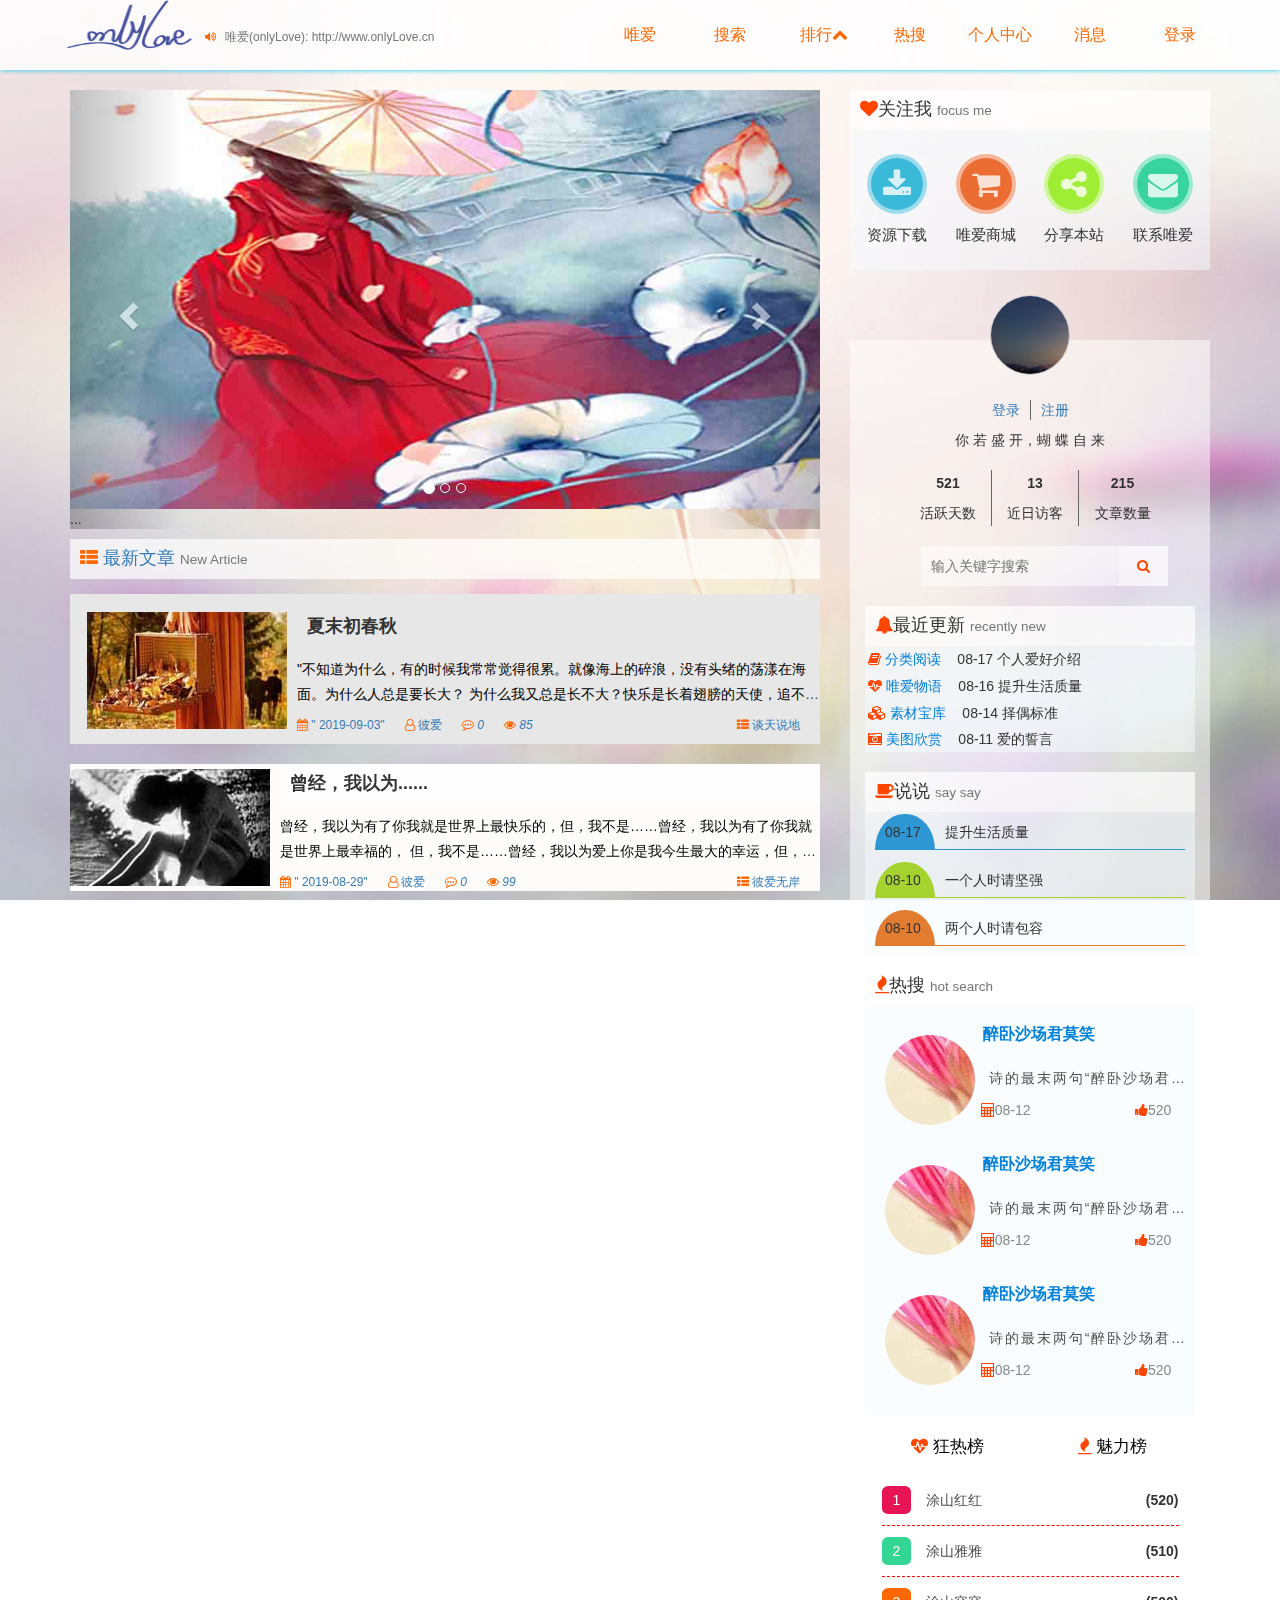
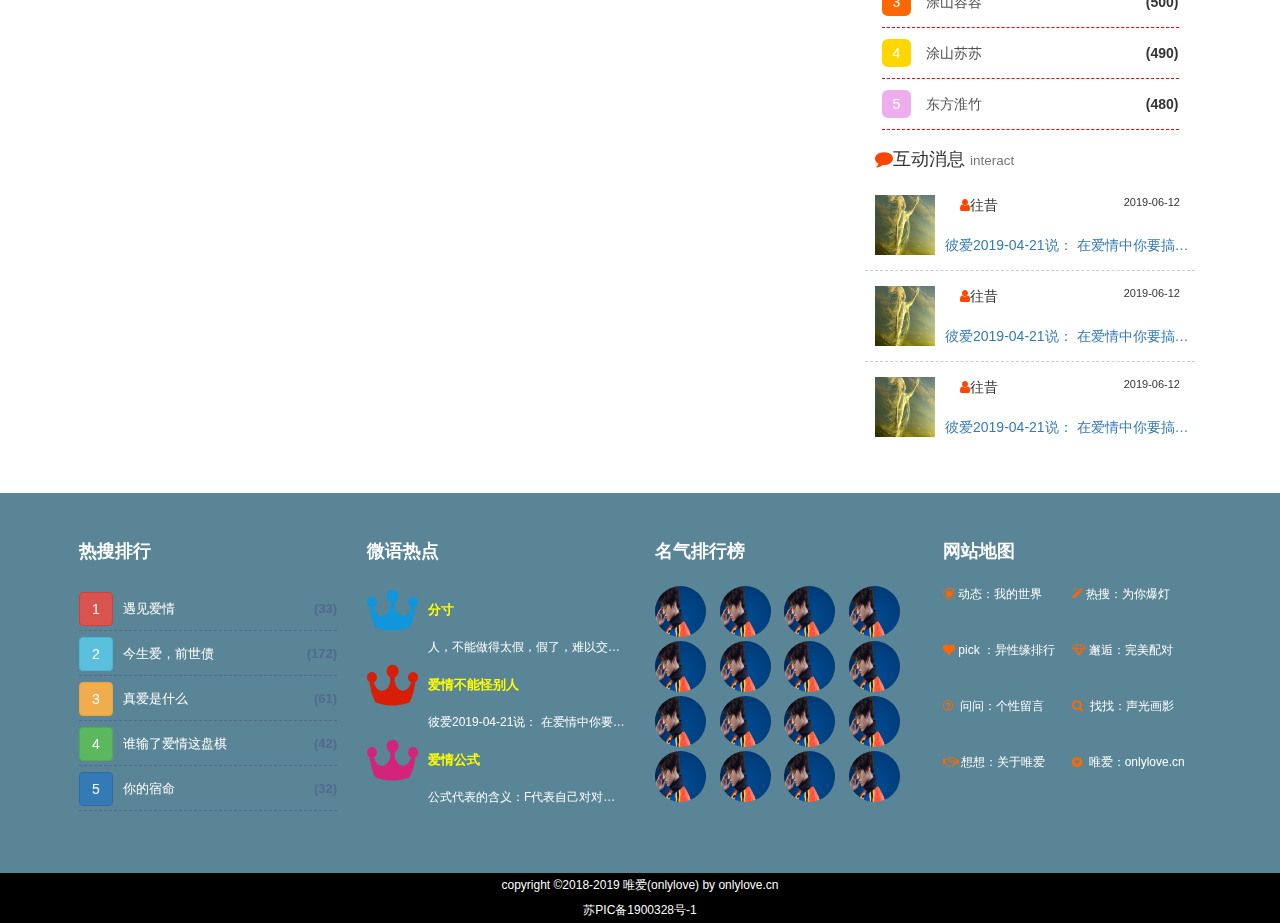
<file: index.html>
<!DOCTYPE html>
<html lang="en">

<head>
    <meta charset="UTF-8">
    <meta name="viewport" content="width=device-width, initial-scale=1.0">
    <meta http-equiv="X-UA-Compatible" content="ie=edge">
    <title>Only Love</title>
    <link rel="stylesheet" href="./plugins/css/font-awesome.css">
    <link rel="stylesheet" href="./plugins/css/bootstrap.css">
    <link rel="stylesheet" href="./css/css3.css">
    <link rel="stylesheet" href="./css/index.css">
    <style>
        i {
            margin-right: 0;
            color: #ff6700;
        }



        .media-body ul li a {
            text-decoration: none;
        }

        #q1 {
            line-height: 25px;
            display: -webkit-box;
            -webkit-box-orient: vertical;
            -webkit-line-clamp: 2;
            max-height: 72px;
            overflow: hidden;
            text-overflow: ellipsis;
            text-overflow: -o-ellipsis-lastline;
        }

        .media-heading:hover {
            color: #ff6700;
        }

        /* .media-heading a{
            text-decoration: none;
        } */
        .moveLeft {
            transition: all .6s linear;
        }

        .moveLeft:hover {
            margin-left: -15px;
            background: rgba(245, 251, 255, 0.8);
        }

        @media screen and (max-width: 700px) {
            .Imges {
                width: 170px;
                height: 100px;
            }
        }

        @media screen and (max-width: 585px) {
            .q2 li {
                margin-right: 2px
            }
        }

        @media screen and (min-width: 585px) {
            .q2 li {
                margin-right: 20px
            }
        }
    </style>

</head>

<body id="bgImg">
    <nav class="navbar navbar-fixed-top myHeader">
        <div class="container">
            <div class="navbar-header">
                <button type="button" class="navbar-toggle collapsed" data-toggle="collapse"
                    data-target="#navbar-collapse" aria-expanded="false">
                    <span class="icon-bar"></span>
                    <span class="icon-bar"></span>
                    <span class="icon-bar"></span>
                </button>
                <a class="navbar-brand logo" href="#"><img src="./imgs/logo1.png" alt=""></a>
            </div>

            <div class="collapse navbar-collapse in" id="navbar-collapse">
                <div class="head-message visible-lg col-lg-3">
                    <i class="fa fa-volume-up" aria-hidden="true"></i>
                    <div id="nav_message">
                        <ul class="mulitline" id="nav_xiaoxi">
                            <li>唯爱(onlyLove): http://www.onlyLove.cn</li>
                            <li>客服QQ: 869537628</li>
                            <li>官方Email: onlyLove@163.cn</li>
                        </ul>
                    </div>
                </div>
                <div class="search1  visible-sm visible-xs">
                    <form>
                        <div class="search-index visible-sm visible-xs">
                            <input name="keywords" type="text" placeholder="请输入关键字" id="keywords"
                                onfocus="this.placeholder=''"
                                onkeydown="if(event.keyCode==13){SiteSearch('/search.html', '#keywords');return false};"
                                onblur="this.placeholder='请输入关键字'" />
                            <i class="fa fa-search"><input class="search_input" value=" " type="submit" /></i>
                        </div>
                    </form>
                </div>
                <ul class="nav navbar-nav navbar-right" id="mymenu">
                    <li id="nav_1">
                        <a href="/index.html">唯爱</a>
                    </li>
                    <li id="nav_2">
                        <a href="#">搜索</a>
                    </li>
                    <li id="nav_3">
                        <!-- <span id="headingOne"> -->
                        <a id="headingOne" href="#"><span style="margin-left: 8px"></span>排行</span><span id="inversion"
                                class="fa fa-chevron-up" aria-hidden="true"></span></a>
                        <!-- </span> -->
                        <div id="collapseOne" class="">
                            <ul id="drop-nav">
                                <li id="nav_77" class="drop_nav_active"><a href="/du/77.html">狂热榜</a></li>
                                <li id="nav_78"><a href="/du/78.html">魅力榜</a></li>
                                <li id="nav_79"><a href="/du/79.html">比翼榜</a></li>
                            </ul>
                        </div>
                    </li>
                    <li id="nav_4">
                        <a href="#">热搜</a>
                    </li>
                    <li id="nav_5">
                        <a href="/shou.html">个人中心</a>
                    </li>
                    <li id="nav_6">
                        <a href="./views/friend.html">消息</a>
                    </li>
                    <li class="col-md-2" id="nav_7">
                        <a href="/link.html">登录</a>
                    </li>

                </ul>
            </div>
        </div>
    </nav>

    <!-- 侧边栏 -->
    <div class="container">
        <div class="row">
            <div class="col-md-12 col-xs-12" style="height: 70px;background-color: transparent"></div>
            <div class="col-md-8 col-xs-12" style="margin-top: 20px">
                <!-- <div>
                    <h4>最新文章</h4>
                </div> -->
                <!-- <div class="col-md-12 col-xs-12" style="background-color: rgba(255,255,255,0.7);padding-top: 10px">
                    <div class="media">
                        <div class="media-left">
                            <a href="#">
                                <img class="media-object" src="../imgs/bg1.jpg" alt="..." style="width: 60px;height:60px">
                            </a>
                        </div>
                        <div class="media-body">
                            <div class="col-md-6 col-xs-6"><i class="fa fa-user" aria-hidden="true" style="color:orangered"></i>往昔</div>
                            <div class="col-md-offset-0 col-md-6 col-xs-offset-1 col-xs-5">2019-06-12</div>
                            <a href="#" class="msg">彼爱2019-04-21说：
                                在爱情中你要搞清楚，是你喜欢人家，不是人家喜欢你。既然主动了，就算受了天大的委屈，也不能怪任何人，只怪你有本事喜欢人家，没本事让人家喜欢你。</a>
                        </div>
                    </div>
                </div> -->
                <div id="carousel-example-generic" class="carousel slide" data-ride="carousel">
                    <!-- Indicators -->
                    <ol class="carousel-indicators">
                        <li data-target="#carousel-example-generic" data-slide-to="0" class="active"></li>
                        <li data-target="#carousel-example-generic" data-slide-to="1"></li>
                        <li data-target="#carousel-example-generic" data-slide-to="2"></li>
                    </ol>

                    <!-- Wrapper for slides -->
                    <div class="carousel-inner" role="listbox">
                        <div class="item active">
                            <img src="./imgs/lunbo1.jpg" alt="...">
                            <div class="carousel-caption">
                                ...
                            </div>
                        </div>
                        <div class="item">
                            <img src="./imgs/lunbo2.jpg" alt="...">
                            <div class="carousel-caption">
                                ...
                            </div>
                        </div>
                        ...
                    </div>

                    <!-- Controls -->
                    <a class="left carousel-control" href="#carousel-example-generic" role="button" data-slide="prev">
                        <span class="glyphicon glyphicon-chevron-left" aria-hidden="true"></span>
                        <span class="sr-only">Previous</span>
                    </a>
                    <a class="right carousel-control" href="#carousel-example-generic" role="button" data-slide="next">
                        <span class="glyphicon glyphicon-chevron-right" aria-hidden="true"></span>
                        <span class="sr-only">Next</span>
                    </a>
                </div>
                <div class="wenzhang">
                    <!-- <span style="display: block; width: 750px;background-color: #EAEAED"><h4 style="width: 120px"><i class="fa fa-bars" aria-hidden="true" style="margin-right:0"></i>最新文章</h4><p>New Article</p></span> -->
                    <h4 class="index-title homeh4" style="animation: 0.8s ease 0s 1 normal none running fuxiasuo">
                        <a href="#" title="" style="text-decoration:none">
                            <i class="fa fa-th-list"></i>
                            最新文章
                            <small>New Article</small>
                        </a>
                    </h4>
                    <div class="media moveLeft" style="background-color: #e7e7e7;height: 150px;padding-top: 13px">
                        <div class="media-left media-middle ">
                            <a href="#">
                                <img class="media-object Imges" src="./imgs/wenzhang1.jpg" alt="..." style="padding-left: 17px">
                            </a>
                        </div>
                        <div class="media-body ">
                            <h4 class="media-heading" style="font-weight: 700;background-color: transparent">夏末初春秋</h4>
                            <p>
                                <a href="#" style="text-decoration: none;color: black">
                                    <p id="q1">"不知道为什么，有的时候我常常觉得很累。就像海上的碎浪，没有头绪的荡漾在海面。为什么人总是要长大？
                                        为什么我又总是长不大？快乐是长着翅膀的天使，追不到也赶不去。
                                        我希望自己成为快乐的天使，无奈的是，我永远也长不出天使的羽翼。我育成地坐在阳光里，生活"</p>
                                </a>
                            </p>

                            <ul class="q2" style="font-size:12px; list-style: none;">
                                <li style="float: left;">
                                    <a title>
                                        <i class="fa fa-calendar" aria-hidden="true" style="margin-left:-40px"></i>
                                        " 2019-09-03"
                                    </a>
                                </li>
                                <li style="float: left;">
                                    <a href="#">
                                        <i class="fa fa-user-o" aria-hidden="true"></i>
                                        彼爱
                                    </a>
                                </li>
                                <li style="float: left;">
                                    <a href="#">
                                        <i class="fa fa-commenting-o" aria-hidden="true"></i>
                                        <em>0</em>
                                    </a>
                                </li>
                                <li style="float: left;">
                                    <a title>
                                        <i class="fa fa-eye" aria-hidden="true"></i>
                                        <em>85</em>
                                    </a>
                                </li>
                                <li style="float: right;">
                                    <a href="#">
                                        <i class="fa fa-th-list"></i>
                                        谈天说地
                                    </a>
                                </li>
                            </ul>
                        </div>
                    </div>


                    <div class="media moveLeft" style="background-color: #fefcfa;margin-top: 20px">
                        <div class="media-left media-middle ">
                            <a href="#">
                                <img class="media-object Imges" src="./imgs/wenzhang2.jpg" alt="...">
                            </a>
                        </div>
                        <div class="media-body ">
                            <h4 class="media-heading" style="font-weight: 700;">曾经，我以为......</h4>
                            <p>
                                <a href="#" style="text-decoration: none;color: black">
                                    <p id="q1">曾经，我以为有了你我就是世界上最快乐的，但，我不是……曾经，我以为有了你我就是世界上最幸福的，
                                        但，我不是……曾经，我以为爱上你是我今生最大的幸运，但，我不是……</p>
                                </a>
                            </p>

                            <ul class="q2" style="font-size:12px; list-style: none;">
                                <li style="float: left;">
                                    <a title>
                                        <i class="fa fa-calendar" aria-hidden="true" style="margin-left:-40px"></i>
                                        " 2019-08-29"
                                    </a>
                                </li>
                                <li style="float: left;">
                                    <a href="#">
                                        <i class="fa fa-user-o" aria-hidden="true"></i>
                                        彼爱
                                    </a>
                                </li>
                                <li style="float: left;">
                                    <a href="#">
                                        <i class="fa fa-commenting-o" aria-hidden="true"></i>
                                        <em>0</em>
                                    </a>
                                </li>
                                <li style="float: left;">
                                    <a title>
                                        <i class="fa fa-eye" aria-hidden="true"></i>
                                        <em>99</em>
                                    </a>
                                </li>
                                <li style="float: right;">
                                    <a href="#">
                                        <i class="fa fa-th-list"></i>
                                        彼爱无岸
                                    </a>
                                </li>
                            </ul>
                        </div>
                    </div>

                </div>
                <div>
                </div>
            </div>


            <div class="col-md-4 col-xs-12 aside-right" style="margin-bottom: 20px;">
                <div class="focusMe">
                    <h4><i class="fa fa-heart" style="color:orangered" aria-hidden="true"></i>关注我 <small>focus
                            me</small></h4>
                    <section class="sect">
                        <a href="#" class="iconbtn fa fa-download" style="background-color: #3bb9d8;"></a>
                        <a href="#" class="iconbtn fa fa-shopping-cart" style="background-color: #ec6d34;"></a>
                        <a href="#" class="iconbtn fa fa-share-alt" style="background-color: #a0ed36;"></a>
                        <a href="#" class="iconbtn fa fa-envelope" style="background-color: #39d39f;"></a><br>
                    </section>
                    <section class="sect">
                        <span>资源下载</span>
                        <span>唯爱商城</span>
                        <span>分享本站</span>
                        <span>联系唯爱</span>
                    </section>
                </div>
                <div class="col-md-12 col-xs-12" style="background-color: rgba(255,255,255,0.5);">
                    <div class="index-login">
                        <div class="logo">
                            <div class="card">
                                <div class="front">
                                    <img src="./imgs/bg6.jpg" alt="">
                                </div>
                                <div class="back">
                                    <div class="back-content middle">
                                        <h3>唯爱</h3>
                                        <span><i class="fa fa-heart" aria-hidden="true"
                                                style="color:orangered;"></i></span>
                                    </div>
                                </div>
                            </div>
                        </div>
                        <div class="login">
                            <a href="">登录</a>
                            <a href="">注册</a>
                        </div>
                        <p>你 若 盛 开，蝴 蝶 自 来</p>
                    </div>
                    <div class="index-data">
                        <ul>
                            <li><strong>521</strong><br><span>活跃天数</span></li>
                            <li><strong>13</strong><br><span>近日访客</span></li>
                            <li><strong>215</strong><br><span>文章数量</span></li>
                        </ul>
                    </div>
                    <div class="search">
                        <input type="text" placeholder="输入关键字搜索">
                        <i class="fa fa-search" style="color:orangered;" aria-hidden="true"></i>
                    </div>
                    <div class="recentNew">
                        <h4><i class="fa fa-bell" style="color:orangered" aria-hidden="true"></i></i>最近更新
                            <small>recently new</small></h4>
                        <ul>
                            <li><i class="fa fa-book" style="color:orangered" aria-hidden="true"></i><span>
                                    <font>分类阅读</font>08-17
                                </span>个人爱好介绍</li>
                            <li><i class="fa fa-heartbeat" style="color:orangered" aria-hidden="true"></i><span>
                                    <font>唯爱物语</font>08-16
                                </span>提升生活质量</li>
                            <li><i class="fa fa-cubes" style="color:orangered" aria-hidden="true"></i><span>
                                    <font>素材宝库</font>08-14
                                </span>择偶标准</li>
                            <li><i class="fa fa-camera-retro" style="color:orangered" aria-hidden="true"></i><span>
                                    <font>美图欣赏</font>08-11
                                </span>爱的誓言</li>
                        </ul>
                    </div>
                    <div class="saying">
                        <h4><i class="fa fa-coffee" style="color:orangered" aria-hidden="true"></i>说说 <small>say
                                say</small></h4>
                        <ul>
                            <li>
                                <div><span>08-17 </span><b>提升生活质量</b></div>
                            </li>
                            <li>
                                <div><span>08-10 </span><b>一个人时请坚强</b></div>
                            </li>
                            <li>
                                <div><span>08-10 </span><b>两个人时请包容</b></div>
                            </li>
                        </ul>
                    </div>
                    <div class="hotSearch">
                        <h4><i class="fa fa-fire" style="color:orangered" aria-hidden="true"></i>热搜 <small>hot
                                search</small></h4>
                        <ul>
                            <li>
                                <div class="hs-container">
                                    <div class="circle"></div>
                                    <h5>醉卧沙场君莫笑</h5>
                                    <p>诗的最末两句“醉卧沙场君莫笑，古来征战几人回。”顺着前两句的诗意来看应当是写筵席上的畅饮和劝酒，这样理解的话，全诗无论是在诗意还是诗境上也就自然而然地融会贯通了，过去曾有人认为这两句“作旷达语，倍觉悲痛”。还有人说：“故作豪饮之词，然悲感已极”。话虽不同，但都离不开一个“悲”字。后来更有用低沉、悲凉、感伤、反战等等词语来概括这首诗的思想感情的，依据也是三四两句，特别是末句。“古来征战几人回”，显然是一种夸张的说法。清代施补华说这两句诗：“作悲伤语读便浅，作谐谑语读便妙，在学人领悟。”
                                    </p>
                                    <a href=""><i class="fa fa-calculator" aria-hidden="true"
                                            style="color:orangered"></i>08-12</a>
                                    <a href=""><i class="fa fa-thumbs-up" aria-hidden="true"
                                            style="color:orangered"></i>520</a>
                                </div>
                            </li>
                            <li>
                                <div class="hs-container">
                                    <div class="circle"></div>
                                    <h5>醉卧沙场君莫笑</h5>
                                    <p>诗的最末两句“醉卧沙场君莫笑，古来征战几人回。”顺着前两句的诗意来看应当是写筵席上的畅饮和劝酒，这样理解的话，全诗无论是在诗意还是诗境上也就自然而然地融会贯通了，过去曾有人认为这两句“作旷达语，倍觉悲痛”。还有人说：“故作豪饮之词，然悲感已极”。话虽不同，但都离不开一个“悲”字。后来更有用低沉、悲凉、感伤、反战等等词语来概括这首诗的思想感情的，依据也是三四两句，特别是末句。“古来征战几人回”，显然是一种夸张的说法。清代施补华说这两句诗：“作悲伤语读便浅，作谐谑语读便妙，在学人领悟。”
                                    </p>
                                    <a href=""><i class="fa fa-calculator" aria-hidden="true"
                                            style="color:orangered"></i>08-12</a>
                                    <a href=""><i class="fa fa-thumbs-up" aria-hidden="true"
                                            style="color:orangered"></i>520</a>
                                </div>
                            </li>
                            <li>
                                <div class="hs-container">
                                    <div class="circle"></div>
                                    <h5>醉卧沙场君莫笑</h5>
                                    <p>诗的最末两句“醉卧沙场君莫笑，古来征战几人回。”顺着前两句的诗意来看应当是写筵席上的畅饮和劝酒，这样理解的话，全诗无论是在诗意还是诗境上也就自然而然地融会贯通了，过去曾有人认为这两句“作旷达语，倍觉悲痛”。还有人说：“故作豪饮之词，然悲感已极”。话虽不同，但都离不开一个“悲”字。后来更有用低沉、悲凉、感伤、反战等等词语来概括这首诗的思想感情的，依据也是三四两句，特别是末句。“古来征战几人回”，显然是一种夸张的说法。清代施补华说这两句诗：“作悲伤语读便浅，作谐谑语读便妙，在学人领悟。”
                                    </p>
                                    <a href=""><i class="fa fa-calculator" aria-hidden="true"
                                            style="color:orangered"></i>08-12</a>
                                    <a href=""><i class="fa fa-thumbs-up" aria-hidden="true"
                                            style="color:orangered"></i>520</a>
                                </div>
                            </li>
                        </ul>
                    </div>
                    <div class="pop-Rank">
                        <div class="changeOver">
                            <a href="javascript:void(0);" class="love sanjiao"><span><i class="fa fa-heartbeat"
                                        aria-hidden="true" style="color:orangered"></i>
                                    狂热榜</span></a>
                            <a href="javascript:void(0);" class="pop sanjiao"><span><i class="fa fa-fire"
                                        aria-hidden="true" style="color:orangered"></i>
                                    魅力榜</span></a>
                        </div>
                        <div class="love-rank loveRank">
                            <ul>
                                <li><span>1</span><a href="">涂山红红</a><b>(520)</b></li>
                                <li><span>2</span><a href="">涂山雅雅</a><b>(510)</b></li>
                                <li><span>3</span><a href="">涂山容容</a><b>(500)</b></li>
                                <li><span>4</span><a href="">涂山苏苏</a><b>(490)</b></li>
                                <li><span>5</span><a href="">东方淮竹</a><b>(480)</b></li>
                            </ul>
                        </div>
                        <div class="love-rank popRank">
                            <ul>
                                <li><span>1</span><a href="">东方秦兰</a><b>(520)</b></li>
                                <li><span>2</span><a href="">东方月初</a><b>(510)</b></li>
                                <li><span>3</span><a href="">王权霸业</a><b>(500)</b></li>
                                <li><span>4</span><a href="">王权醉</a><b>(490)</b></li>
                                <li><span>5</span><a href="">王权富贵</a><b>(480)</b></li>
                            </ul>
                        </div>
                    </div>
                    <div class="interact">
                        <h4><i class="fa fa-comment" style="color:orangered" aria-hidden="true"></i>互动消息
                            <small>interact</small></h4>
                        <div class="media">
                            <div class="media-left">
                                <a href="#">
                                    <img class="media-object" src="./imgs/bg1.jpg" alt="..."
                                        style="width: 60px;height:60px">
                                </a>
                            </div>
                            <div class="media-body">
                                <div class="col-md-5 col-xs-5"><i class="fa fa-user" aria-hidden="true"
                                        style="color:orangered"></i>往昔</div>
                                <div class="col-md-offset-0 col-md-7 col-xs-offset-1 col-xs-6 time">2019-06-12</div>
                                <a href="#" class="msg">彼爱2019-04-21说：
                                    在爱情中你要搞清楚，是你喜欢人家，不是人家喜欢你。既然主动了，就算受了天大的委屈，也不能怪任何人，只怪你有本事喜欢人家，没本事让人家喜欢你。</a>
                            </div>
                        </div>
                        <div class="media">
                            <div class="media-left">
                                <a href="#">
                                    <img class="media-object" src="./imgs/bg1.jpg" alt="..."
                                        style="width: 60px;height:60px">
                                </a>
                            </div>
                            <div class="media-body">
                                <div class="col-md-5 col-xs-5"><i class="fa fa-user" aria-hidden="true"
                                        style="color:orangered"></i>往昔</div>
                                <div class="col-md-offset-0 col-md-7 col-xs-offset-1 col-xs-6 time">2019-06-12</div>
                                <a href="#" class="msg">彼爱2019-04-21说：
                                    在爱情中你要搞清楚，是你喜欢人家，不是人家喜欢你。既然主动了，就算受了天大的委屈，也不能怪任何人，只怪你有本事喜欢人家，没本事让人家喜欢你。</a>
                            </div>
                        </div>
                        <div class="media">
                            <div class="media-left">
                                <a href="#">
                                    <img class="media-object" src="./imgs/bg1.jpg" alt="..."
                                        style="width: 60px;height:60px">
                                </a>
                            </div>
                            <div class="media-body">
                                <div class="col-md-5 col-xs-5"><i class="fa fa-user" aria-hidden="true"
                                        style="color:orangered"></i>往昔</div>
                                <div class="col-md-offset-0 col-md-7 col-xs-offset-1 col-xs-6 time">2019-06-12</div>
                                <a href="#" class="msg">彼爱2019-04-21说：
                                    在爱情中你要搞清楚，是你喜欢人家，不是人家喜欢你。既然主动了，就算受了天大的委屈，也不能怪任何人，只怪你有本事喜欢人家，没本事让人家喜欢你。</a>
                            </div>
                        </div>
                    </div>
                </div>
            </div>
        </div>
    </div>
    <a href="#" class="gotop" style="z-index: 20"><i class="fa fa-chevron-up" style="color:#fff"
            aria-hidden="true"></i></a>
    <footer id="myfooter">
        <div class="container-fluid">
            <div class="row" id="footer-top">
                <div id="footer-big">
                    <div class="col-lg-3 col-md-12 col-sm-12 col-xs-12" id="footer-aboutsearch">
                        <h4>热搜排行</h4>
                        <div class="footer-search">
                            <ul>
                                <li><button class="btn btn-danger">1</button><a href="#">遇见爱情</a> <b>(33)</b></li>
                                <li><button class="btn btn-info">2</button><a href="#">今生爱，前世债</a><b>(172)</b></li>
                                <li><button class="btn btn-warning">3</button><a href="#">真爱是什么</a><b>(61)</b></li>
                                <li><button class="btn btn-success">4</button><a href="#">谁输了爱情这盘棋</a><b>(42)</b> </li>
                                <li><button class="btn btn-primary">5</button><a href="#">你的宿命</a> <b>(32)</b></li>
                            </ul>
                        </div>
                    </div>


                    <div class="col-lg-3 col-md-12 col-sm-12 col-xs-12" id="footer-abouthotspot">
                        <h4>微语热点</h4>

                        <div class="footer-hotspot">
                            <ul>
                                <li>
                                    <div class="media">
                                        <div class="media-left">
                                            <a href="#">
                                                <img class="media-object" src="./imgs/huangguan.png" alt="...">
                                            </a>
                                        </div>
                                        <div class="media-body">
                                            <h4 class="media-heading">分寸</h4>
                                            <a
                                                href="#">人，不能做得太假，假了，难以交心；利，不能看得太重，重了，难以明志；情，不能陷得太深，深了，难以自拔；话，不能说得太满，满了，难以圆场；事，不能做得太绝，绝了，难以进退；梦，不能做得太久，久了，难以清醒；调，不能定得太高，高了，难以合声；世，不能看得太清，清了，难以作为。</a>
                                        </div>
                                    </div>
                                <li>
                                    <div class="media">
                                        <div class="media-left">
                                            <a href="#">
                                                <img class="media-object" src="./imgs/huangguan1.png" alt="...">
                                            </a>
                                        </div>
                                        <div class="media-body">
                                            <h4 class="media-heading">爱情不能怪别人</h4>
                                            <a href="#">彼爱2019-04-21说：
                                                在爱情中你要搞清楚，是你喜欢人家，不是人家喜欢你。既然主动了，就算受了天大的委屈，也不能怪任何人，只怪你有本事喜欢人家，没本事让人家喜欢你。</a>
                                        </div>
                                    </div>
                                </li>
                                <li>
                                    <div class="media">
                                        <div class="media-left">
                                            <a href="#">
                                                <img class="media-object" src="./imgs/huangguan2.png" alt="...">
                                            </a>
                                        </div>
                                        <div class="media-body">
                                            <h4 class="media-heading">爱情公式</h4>
                                            <a href="#">
                                                公式代表的含义：F代表自己对对方的好感，Ch代表对方的魅力，P代表看到对方时性激素的分泌量，表现为自己的兴奋程度，C代表自己的信心，I代表亲密程度，SI代表自我形象。按照从1到10的顺序，分别为自己的各个情况打分，然后代入公式即可。</a>
                                        </div>
                                    </div>
                                </li>
                            </ul>
                        </div>
                    </div>
                    <div class="col-lg-3 hidden-md hidden-sm hidden-xs">
                        <div class="footer-aboutfame">
                            <h4>名气排行榜</h4>
                            <div class="footer-fame">
                                <ul>
                                    <li class="col-md-3">
                                        <a href="javascript:void(0);"><img class="footer-mytooltip" title="我爱你，用我的良心"
                                                src="./imgs/4.jpg" alt=""> </a>
                                    </li>
                                    <li class="col-md-3">
                                        <a href="javascript:void(0);"><img class="footer-mytooltip" title="我爱你，用我的良心"
                                                src="./imgs/4.jpg" alt=""> </a>
                                    </li>
                                    <li class="col-md-3">
                                        <a href="javascript:void(0);"><img class="footer-mytooltip" title="我爱你，用我的良心"
                                                src="./imgs/4.jpg" alt=""> </a>
                                    </li>
                                    <li class="col-md-3">
                                        <a href="javascript:void(0);"><img class="footer-mytooltip" title="我爱你，用我的良心"
                                                src="./imgs/4.jpg" alt=""> </a>
                                    </li>
                                    <li class="col-md-3">
                                        <a href="javascript:void(0);"><img class="footer-mytooltip" title="我爱你，用我的良心"
                                                src="./imgs/4.jpg" alt=""> </a>
                                    </li>
                                    <li class="col-md-3">
                                        <a href="javascript:void(0);"><img class="footer-mytooltip" title="我爱你，用我的良心"
                                                src="./imgs/4.jpg" alt=""> </a>
                                    </li>
                                    <li class="col-md-3">
                                        <a href="javascript:void(0);"><img class="footer-mytooltip" title="我爱你，用我的良心"
                                                src="./imgs/4.jpg" alt=""> </a>
                                    </li>
                                    <li class="col-md-3">
                                        <a href="javascript:void(0);"><img class="footer-mytooltip" title="我爱你，用我的良心"
                                                src="./imgs/4.jpg" alt=""> </a>
                                    </li>
                                    <li class="col-md-3">
                                        <a href="javascript:void(0);"><img class="footer-mytooltip" title="我爱你，用我的良心"
                                                src="./imgs/4.jpg" alt=""> </a>
                                    </li>
                                    <li class="col-md-3">
                                        <a href="javascript:void(0);"><img class="footer-mytooltip" title="我爱你，用我的良心"
                                                src="./imgs/4.jpg" alt=""> </a>
                                    </li>
                                    <li class="col-md-3">
                                        <a href="javascript:void(0);"><img class="footer-mytooltip" title="我爱你，用我的良心"
                                                src="./imgs/4.jpg" alt=""> </a>
                                    </li>
                                    <li class="col-md-3">
                                        <a href="javascript:void(0);"><img class="footer-mytooltip" title="我爱你，用我的良心"
                                                src="./imgs/4.jpg" alt=""> </a>
                                    </li>
                                    <li class="col-md-3">
                                        <a href="javascript:void(0);"><img class="footer-mytooltip" title="我爱你，用我的良心"
                                                src="./imgs/4.jpg" alt=""> </a>
                                    </li>
                                    <li class="col-md-3">
                                        <a href="javascript:void(0);"><img class="footer-mytooltip" title="我爱你，用我的良心"
                                                src="./imgs/4.jpg" alt=""> </a>
                                    </li>
                                    <li class="col-md-3">
                                        <a href="javascript:void(0);"><img class="footer-mytooltip" title="我爱你，用我的良心"
                                                src="./imgs/4.jpg" alt=""> </a>
                                    </li>
                                    <li class="col-md-3">
                                        <a href="javascript:void(0);"><img class="footer-mytooltip" title="我爱你，用我的良心"
                                                src="./imgs/4.jpg" alt=""> </a>
                                    </li>
                                    <!-- <span id="tankuang" style="display: none;"></span> -->
                                </ul>
                            </div>
                        </div>
                    </div>
                    <div class="col-lg-3 col-md-12 col-sm-12 col-xs-12">
                        <div class="footer-aboutmap">
                            <h4>网站地图</h4>
                            <div class="footer-map">
                                <ul>
                                    <li class="col-xs-6"><span><i class="fa fa-eercast"
                                                aria-hidden="true"></i>&nbsp;动态：</span>我的世界</li>
                                    <li class="col-xs-6"><span><i class="fa fa-magic"
                                                aria-hidden="true"></i>&nbsp;热搜：</span>为你爆灯</li>
                                    <li class="col-xs-6"><span><i class="fa fa-heart" aria-hidden="true"></i>&nbsp;pick
                                            ：</span>异性缘排行</li>
                                    <li class="col-xs-6"><span><i class="fa fa-diamond"
                                                aria-hidden="true"></i>&nbsp;邂逅：</span>完美配对</li>
                                    <li class="col-xs-6"><span><i class="fa fa-question-circle-o"
                                                aria-hidden="true"></i> </i>&nbsp;问问：</span>个性留言</li>
                                    <li class="col-xs-6"><span><i class="fa fa-search" aria-hidden="true"></i>
                                            &nbsp;找找：</span>声光画影</li>
                                    <li class="col-xs-6"><span><i class="fa fa-handshake-o"
                                                aria-hidden="true"></i>&nbsp;想想：</span>关于唯爱</li>
                                    <li class="col-xs-6"><span><i class="fa fa-gratipay" aria-hidden="true"></i>
                                            &nbsp;唯爱：</span>onlylove.cn</li>
                                </ul>
                            </div>
                        </div>
                    </div>
                </div>
            </div>
            <div class="row" id="footer-bottom">
                <div>
                    <span>copyright &copy;2018-2019 唯爱(onlylove) by onlylove.cn </span>
                    <span>苏PIC备1900328号-1</span>
                </div>
            </div>
        </div>
        </div>

    </footer>
    <!-- 尾栏 -->
    
    <script src="./plugins/js/jquery-3.4.1.min.js"></script>
    <script src="./plugins/js/bootstrap.js"></script>
    <script src="./js/index.js"></script>
    

</body>

</html>
</file>
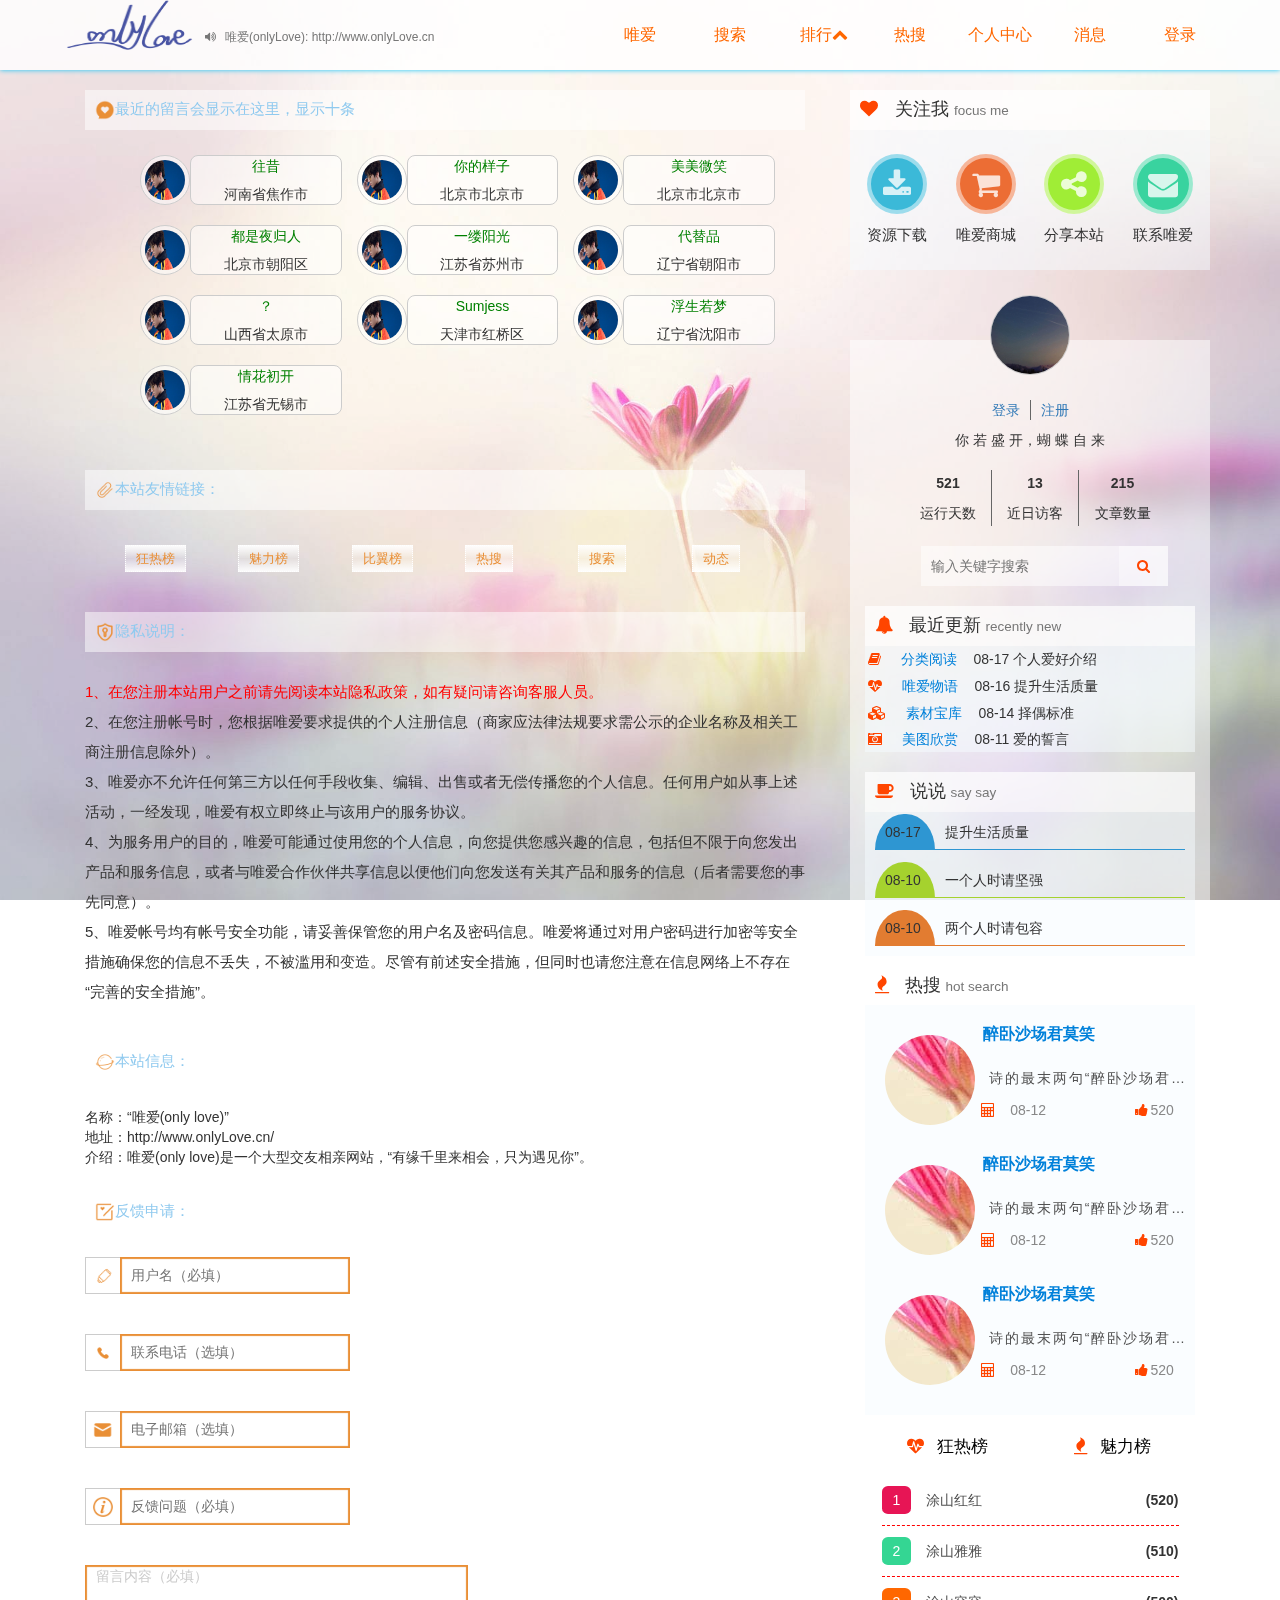
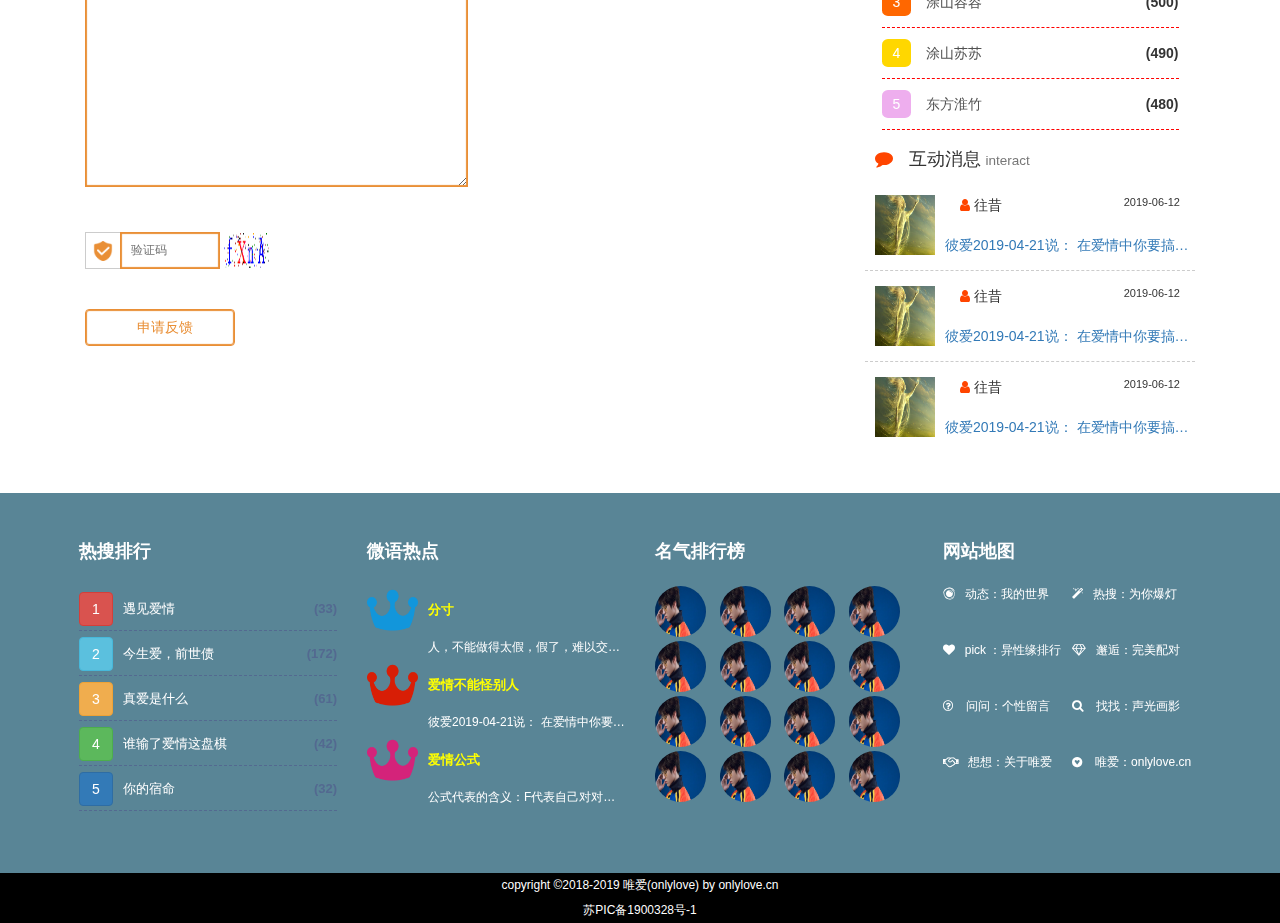
<file: views/aboutonlylove.html>
<!DOCTYPE html>
<html lang="en">

<head>
    <meta charset="UTF-8">
    <meta name="viewport" content="width=device-width, initial-scale=1.0">
    <meta http-equiv="X-UA-Compatible" content="ie=edge">
    <title>Only Love</title>
    <link rel="stylesheet" href="../plugins/css/font-awesome.css">
    <link rel="stylesheet" href="../plugins/css/bootstrap.css">
    <link rel="stylesheet" href="../css/css3.css">
    <link rel="stylesheet" href="../css/index.css">
    <link rel="stylesheet" href="../css/message.css">
</head>

<body id="bgImg">
    <nav class="navbar navbar-fixed-top myHeader">
        <div class="container">
            <div class="navbar-header">
                <button type="button" class="navbar-toggle collapsed" data-toggle="collapse"
                    data-target="#navbar-collapse" aria-expanded="false">
                    <span class="icon-bar"></span>
                    <span class="icon-bar"></span>
                    <span class="icon-bar"></span>
                </button>
                <a class="navbar-brand logo" href="#"><img src="../imgs/logo1.png" alt=""></a>
            </div>

            <div class="collapse navbar-collapse in" id="navbar-collapse">
                <div class="head-message visible-lg col-lg-3">
                    <i class="fa fa-volume-up" aria-hidden="true"></i>
                    <div id="nav_message">
                        <ul class="mulitline" id="nav_xiaoxi">
                            <li>唯爱(onlyLove): http://www.onlyLove.cn</li>
                            <li>客服QQ: 869537628</li>
                            <li>官方Email: onlyLove@163.cn</li>
                        </ul>
                    </div>
                </div>
                <div class="search1  visible-sm visible-xs">
                    <form>
                        <div class="search-index visible-sm visible-xs">
                            <input name="keywords" type="text" placeholder="请输入关键字" id="keywords"
                                onfocus="this.placeholder=''"
                                onkeydown="if(event.keyCode==13){SiteSearch('/search.html', '#keywords');return false};"
                                onblur="this.placeholder='请输入关键字'" />
                            <i class="fa fa-search"><input class="search_input" value=" " type="submit" /></i>
                        </div>
                    </form>
                </div>
                <ul class="nav navbar-nav navbar-right" id="mymenu">
                    <li id="nav_1">
                        <a href="/index.html">唯爱</a>
                    </li>
                    <li id="nav_2">
                        <a href="#">搜索</a>
                    </li>
                    <li id="nav_3">
                        <!-- <span id="headingOne"> -->
                        <a id="headingOne" href="#"><span style="margin-left: 8px"></span>排行</span><span id="inversion"
                                class="fa fa-chevron-up" aria-hidden="true"></span></a>
                        <!-- </span> -->
                        <div id="collapseOne" class="">
                            <ul id="drop-nav">
                                <li id="nav_77" class="drop_nav_active"><a href="/du/77.html">狂热榜</a></li>
                                <li id="nav_78"><a href="/du/78.html">魅力榜</a></li>
                                <li id="nav_79"><a href="/du/79.html">比翼榜</a></li>
                            </ul>
                        </div>
                    </li>
                    <li id="nav_4">
                        <a href="#">热搜</a>
                    </li>
                    <li id="nav_5">
                        <a href="/shou.html">个人中心</a>
                    </li>
                    <li id="nav_6">
                        <a href="./views/friend.html">消息</a>
                    </li>
                    <li class="col-md-2" id="nav_7">
                        <a href="/link.html">登录</a>
                    </li>

                </ul>
            </div>
        </div>
    </nav>

    <!-- 侧边栏 -->
    <div class="container">
        <div class="row">
            <div class="col-md-12 col-xs-12" style="height: 70px;background-color: transparent"></div>
            <div class="col-md-8 col-xs-12" style="margin-top: 10px">

                <div class="message col-lg-12 col-md-12 col-sm-12 col-xs-12">
                    <h4><img src="../imgs/huihua.png" alt="">最近的留言会显示在这里，显示十条</h4>
                    <div class="col-xs-12 ">
                        <ul>
                            <li class="col-md-4 col-sm-4 col-xs-6"><a><img src="../imgs/4.jpg" alt=""></a>
                                <div class="messge"><span>往昔</span>
                                    <br>
                                    <p>河南省焦作市</p>
                                </div>
                            </li>
                            <li class="col-md-4 col-sm-4 col-xs-6"><a><img src="../imgs/4.jpg" alt=""></a>
                                <div class="messge"><span>你的样子</span>
                                    <br>
                                    <p>北京市北京市</p>
                                </div>
                            </li>
                            <li class="col-md-4 col-sm-4 col-xs-6"><a><img src="../imgs/4.jpg" alt=""></a>
                                <div class="messge"><span>美美微笑</span>
                                    <br>
                                    <p>北京市北京市</p>
                                </div>
                            </li>
                            <li class="col-md-4 col-sm-4 col-xs-6"><a><img src="../imgs/4.jpg" alt=""></a>
                                <div class="messge"><span>都是夜归人</span>
                                    <br>
                                    <p>北京市朝阳区</p>
                                </div>
                            </li>
                            <li class="col-md-4 col-sm-4 col-xs-6"><a><img src="../imgs/4.jpg" alt=""></a>
                                <div class="messge"><span>一缕阳光</span>
                                    <br>
                                    <p>江苏省苏州市</p>
                                </div>
                            </li>
                            <li class="col-md-4 col-sm-4 col-xs-6"><a><img src="../imgs/4.jpg" alt=""></a>
                                <div class="messge"><span>代替品</span>
                                    <br>
                                    <p>辽宁省朝阳市</p>
                                </div>
                            </li>
                            <li class="col-md-4 col-sm-4 col-xs-6"><a><img src="../imgs/4.jpg" alt=""></a>
                                <div class="messge"><span>？</span>
                                    <br>
                                    <p>山西省太原市</p>
                                </div>
                            </li>
                            <li class="col-md-4 col-sm-4 col-xs-6"><a><img src="../imgs/4.jpg" alt=""></a>
                                <div class="messge"><span>Sumjess</span>
                                    <br>
                                    <p>天津市红桥区</p>
                                </div>
                            </li>
                            <li class="col-md-4 col-sm-4 col-xs-6"><a><img src="../imgs/4.jpg" alt=""></a>
                                <div class="messge"><span>浮生若梦</span>
                                    <br>
                                    <p>辽宁省沈阳市</p>
                                </div>
                            </li>
                            <li class="col-md-4 col-sm-4 col-xs-6"><a><img src="../imgs/4.jpg" alt=""></a>
                                <div class="messge"><span>情花初开</span>
                                    <br>
                                    <p>江苏省无锡市</p>
                                </div>
                            </li>

                        </ul>
                    </div>
                </div>
                <div class="interlinkage col-lg-12 col-md-12 col-sm-12 col-xs-12">
                    <h4><img src="../imgs/lianjie.png" alt="">本站友情链接：</h4>
                    <div>
                        <ul>
                            <li class="col-lg-2 col-md-2 col-sm-2 col-xs-4"><a href="">狂热榜</a></li>
                            <li class="col-lg-2 col-md-2 col-sm-2 col-xs-4"><a href="">魅力榜</a></li>
                            <li class="col-lg-2 col-md-2 col-sm-2 col-xs-4"><a href="">比翼榜</a></li>
                            <li class="col-lg-2 col-md-2 col-sm-2 col-xs-4"><a href="">热搜</a></li>
                            <li class="col-lg-2 col-md-2 col-sm-2 col-xs-4"><a href="">搜索</a></li>
                            <li class="col-lg-2 col-md-2 col-sm-2 col-xs-4"><a href="">动态</a></li>


                        </ul>
                    </div>
                </div>
                <div class="privacy col-lg-12 col-md-12 col-sm-12 col-xs-12">
                    <h4><img src="../imgs/yinsixieyi.png" alt="">隐私说明：</h4>
                    <div>
                        <ul>
                        <li >1、在您注册本站用户之前请先阅读本站隐私政策，如有疑问请咨询客服人员。</li>
                        <li>2、在您注册帐号时，您根据唯爱要求提供的个人注册信息（商家应法律法规要求需公示的企业名称及相关工商注册信息除外）。</li>
                        <li>3、唯爱亦不允许任何第三方以任何手段收集、编辑、出售或者无偿传播您的个人信息。任何用户如从事上述活动，一经发现，唯爱有权立即终止与该用户的服务协议。</li>
                        <li>4、为服务用户的目的，唯爱可能通过使用您的个人信息，向您提供您感兴趣的信息，包括但不限于向您发出产品和服务信息，或者与唯爱合作伙伴共享信息以便他们向您发送有关其产品和服务的信息（后者需要您的事先同意）。</li>
                        <li>5、唯爱帐号均有帐号安全功能，请妥善保管您的用户名及密码信息。唯爱将通过对用户密码进行加密等安全措施确保您的信息不丢失，不被滥用和变造。尽管有前述安全措施，但同时也请您注意在信息网络上不存在“完善的安全措施”。</li>
                        </ul> </div>
                </div>
                <div class="web-info col-lg-12 col-md-12 col-sm-12 col-xs-12">
                    <h4><img src="../imgs/web.png" alt="">本站信息：</h4>
                    <div>
                        <span>名称：“唯爱(only love)”</span><br>
                        <span>地址：http://www.onlyLove.cn/</span><br>
                        <span>介绍：唯爱(only love)是一个大型交友相亲网站，“有缘千里来相会，只为遇见你”。</span><br>
                    </div>
                </div>
                <div class="feedback col-lg-12 col-md-12 col-sm-12 col-xs-12">
                    <h4><img src="../imgs/fankui-.png" alt="">反馈申请：</h4>
                    <div><i><img src="../imgs/nicheng.png" alt=""></i>
                        <input name="username" type="text" id="username" size="16" placeholder="用户名（必填）" datatype="*"
                            sucmsg=" " nullmsg="请填写信息！" class="UserName">
                    </div>
                    <div class="message-phone"><i><img src="../imgs/lianxidianhua.png " alt=""></i>
                        <input name="username" type="text" id="username" size="16" placeholder="联系电话（选填）" datatype="*"
                            sucmsg=" " nullmsg="请填写信息！" class="UserName">
                    </div>
                    <div><i><img src="../imgs/youxiang.png " alt=""></i>
                        <input name="username" type="text" id="username" size="16" placeholder="电子邮箱（选填）" datatype="*"
                            sucmsg=" " nullmsg="请填写信息！" class="UserName">
                    </div>
                    <div class="question"><i><img src="../imgs/wenti.png " alt=""></i>
                        <input name="username" type="text" id="username" size="16" placeholder="反馈问题（必填）" datatype="*"
                            sucmsg=" " nullmsg="请填写信息！" class="UserName">
                    </div>
                    <div class="content ">
                        <textarea name="message-content" id="message-content" cols="45" rows="11">留言内容（必填）</textarea>
                    </div>
                    <div class="proof"><i><img src="../imgs/yanzheng.png " alt=""></i>
                        <input id="txtCode" name="txtCode" type="text" class="input small Validform_error" datatype="*"
                            sucmsg=" " placeholder="验证码" nullmsg="请填写信息！">
                        <span><img id="proof-photo" src="../imgs/yanzhengma.png" alt=""></span>
                    </div>
                    <div id="apply">
                        <input type="submit" class="btn btn-inverse" value="申请反馈" id="btnSubmit" name="btnSubmit">
                    </div>
                </div>
            </div>
            <div class="col-md-4 col-xs-12 aside-right" style="margin-bottom: 20px;">
                <div class="focusMe">
                    <h4><i class="fa fa-heart" style="color:orangered" aria-hidden="true"></i>关注我 <small>focus
                            me</small></h4>
                    <section class="sect">
                        <a href="#" class="iconbtn fa fa-download" style="background-color: #3bb9d8;"></a>
                        <a href="#" class="iconbtn fa fa-shopping-cart" style="background-color: #ec6d34;"></a>
                        <a href="#" class="iconbtn fa fa-share-alt" style="background-color: #a0ed36;"></a>
                        <a href="#" class="iconbtn fa fa-envelope" style="background-color: #39d39f;"></a><br>
                    </section>
                    <section class="sect">
                        <span>资源下载</span>
                        <span>唯爱商城</span>
                        <span>分享本站</span>
                        <span>联系唯爱</span>
                    </section>
                </div>
                <div class="col-md-12 col-xs-12" style="background-color: rgba(255,255,255,0.5);">
                    <div class="index-login">
                        <div class="logo">
                            <div class="card">
                                <div class="front">
                                    <img src="../imgs/bg6.jpg" alt="">
                                </div>
                                <div class="back">
                                    <div class="back-content middle">
                                        <h3>唯爱</h3>
                                        <span><i class="fa fa-heart" aria-hidden="true"
                                                style="color:orangered;"></i></span>
                                    </div>
                                </div>
                            </div>
                        </div>
                        <div class="login">
                            <a href="">登录</a>
                            <a href="">注册</a>
                        </div>
                        <p>你 若 盛 开，蝴 蝶 自 来</p>
                    </div>
                    <div class="index-data">
                        <ul>
                            <li><strong>521</strong><br><span>运行天数</span></li>
                            <li><strong>13</strong><br><span>近日访客</span></li>
                            <li><strong>215</strong><br><span>文章数量</span></li>
                        </ul>
                    </div>
                    <div class="search">
                        <input type="text" placeholder="输入关键字搜索">
                        <i class="fa fa-search" style="color:orangered;" aria-hidden="true"></i>
                    </div>
                    <div class="recentNew">
                        <h4><i class="fa fa-bell" style="color:orangered" aria-hidden="true"></i></i>最近更新
                            <small>recently new</small></h4>
                        <ul>
                            <li><i class="fa fa-book" style="color:orangered" aria-hidden="true"></i><span>
                                    <font>分类阅读</font>08-17
                                </span>个人爱好介绍</li>
                            <li><i class="fa fa-heartbeat" style="color:orangered" aria-hidden="true"></i><span>
                                    <font>唯爱物语</font>08-16
                                </span>提升生活质量</li>
                            <li><i class="fa fa-cubes" style="color:orangered" aria-hidden="true"></i><span>
                                    <font>素材宝库</font>08-14
                                </span>择偶标准</li>
                            <li><i class="fa fa-camera-retro" style="color:orangered" aria-hidden="true"></i><span>
                                    <font>美图欣赏</font>08-11
                                </span>爱的誓言</li>
                        </ul>
                    </div>
                    <div class="saying">
                        <h4><i class="fa fa-coffee" style="color:orangered" aria-hidden="true"></i>说说 <small>say
                                say</small></h4>
                        <ul>
                            <li>
                                <div><span>08-17 </span><b>提升生活质量</b></div>
                            </li>
                            <li>
                                <div><span>08-10 </span><b>一个人时请坚强</b></div>
                            </li>
                            <li>
                                <div><span>08-10 </span><b>两个人时请包容</b></div>
                            </li>
                        </ul>
                    </div>
                    <div class="hotSearch">
                        <h4><i class="fa fa-fire" style="color:orangered" aria-hidden="true"></i>热搜 <small>hot
                                search</small></h4>
                        <ul>
                            <li>
                                <div class="hs-container">
                                    <div class="circle"></div>
                                    <h5>醉卧沙场君莫笑</h5>
                                    <p>诗的最末两句“醉卧沙场君莫笑，古来征战几人回。”顺着前两句的诗意来看应当是写筵席上的畅饮和劝酒，这样理解的话，全诗无论是在诗意还是诗境上也就自然而然地融会贯通了，过去曾有人认为这两句“作旷达语，倍觉悲痛”。还有人说：“故作豪饮之词，然悲感已极”。话虽不同，但都离不开一个“悲”字。后来更有用低沉、悲凉、感伤、反战等等词语来概括这首诗的思想感情的，依据也是三四两句，特别是末句。“古来征战几人回”，显然是一种夸张的说法。清代施补华说这两句诗：“作悲伤语读便浅，作谐谑语读便妙，在学人领悟。”
                                    </p>
                                    <a href=""><i class="fa fa-calculator" aria-hidden="true"
                                            style="color:orangered"></i>08-12</a>
                                    <a href=""><i class="fa fa-thumbs-up" aria-hidden="true"
                                            style="color:orangered"></i>520</a>
                                </div>
                            </li>
                            <li>
                                <div class="hs-container">
                                    <div class="circle"></div>
                                    <h5>醉卧沙场君莫笑</h5>
                                    <p>诗的最末两句“醉卧沙场君莫笑，古来征战几人回。”顺着前两句的诗意来看应当是写筵席上的畅饮和劝酒，这样理解的话，全诗无论是在诗意还是诗境上也就自然而然地融会贯通了，过去曾有人认为这两句“作旷达语，倍觉悲痛”。还有人说：“故作豪饮之词，然悲感已极”。话虽不同，但都离不开一个“悲”字。后来更有用低沉、悲凉、感伤、反战等等词语来概括这首诗的思想感情的，依据也是三四两句，特别是末句。“古来征战几人回”，显然是一种夸张的说法。清代施补华说这两句诗：“作悲伤语读便浅，作谐谑语读便妙，在学人领悟。”
                                    </p>
                                    <a href=""><i class="fa fa-calculator" aria-hidden="true"
                                            style="color:orangered"></i>08-12</a>
                                    <a href=""><i class="fa fa-thumbs-up" aria-hidden="true"
                                            style="color:orangered"></i>520</a>
                                </div>
                            </li>
                            <li>
                                <div class="hs-container">
                                    <div class="circle"></div>
                                    <h5>醉卧沙场君莫笑</h5>
                                    <p>诗的最末两句“醉卧沙场君莫笑，古来征战几人回。”顺着前两句的诗意来看应当是写筵席上的畅饮和劝酒，这样理解的话，全诗无论是在诗意还是诗境上也就自然而然地融会贯通了，过去曾有人认为这两句“作旷达语，倍觉悲痛”。还有人说：“故作豪饮之词，然悲感已极”。话虽不同，但都离不开一个“悲”字。后来更有用低沉、悲凉、感伤、反战等等词语来概括这首诗的思想感情的，依据也是三四两句，特别是末句。“古来征战几人回”，显然是一种夸张的说法。清代施补华说这两句诗：“作悲伤语读便浅，作谐谑语读便妙，在学人领悟。”
                                    </p>
                                    <a href=""><i class="fa fa-calculator" aria-hidden="true"
                                            style="color:orangered"></i>08-12</a>
                                    <a href=""><i class="fa fa-thumbs-up" aria-hidden="true"
                                            style="color:orangered"></i>520</a>
                                </div>
                            </li>
                        </ul>
                    </div>
                    <div class="pop-Rank">
                        <div class="changeOver">
                            <a href="javascript:void(0);" class="love sanjiao"><span><i class="fa fa-heartbeat"
                                        aria-hidden="true" style="color:orangered"></i>
                                    狂热榜</span></a>
                            <a href="javascript:void(0);" class="pop sanjiao"><span><i class="fa fa-fire"
                                        aria-hidden="true" style="color:orangered"></i>
                                    魅力榜</span></a>
                        </div>
                        <div class="love-rank loveRank">
                            <ul>
                                <li><span>1</span><a href="">涂山红红</a><b>(520)</b></li>
                                <li><span>2</span><a href="">涂山雅雅</a><b>(510)</b></li>
                                <li><span>3</span><a href="">涂山容容</a><b>(500)</b></li>
                                <li><span>4</span><a href="">涂山苏苏</a><b>(490)</b></li>
                                <li><span>5</span><a href="">东方淮竹</a><b>(480)</b></li>
                            </ul>
                        </div>
                        <div class="love-rank popRank">
                            <ul>
                                <li><span>1</span><a href="">东方秦兰</a><b>(520)</b></li>
                                <li><span>2</span><a href="">东方月初</a><b>(510)</b></li>
                                <li><span>3</span><a href="">王权霸业</a><b>(500)</b></li>
                                <li><span>4</span><a href="">王权醉</a><b>(490)</b></li>
                                <li><span>5</span><a href="">王权富贵</a><b>(480)</b></li>
                            </ul>
                        </div>
                    </div>
                    <div class="interact">
                        <h4><i class="fa fa-comment" style="color:orangered" aria-hidden="true"></i>互动消息
                            <small>interact</small></h4>
                        <div class="media">
                            <div class="media-left">
                                <a href="#">
                                    <img class="media-object" src="../imgs/bg1.jpg" alt="..."
                                        style="width: 60px;height:60px">
                                </a>
                            </div>
                            <div class="media-body">
                                <div class="col-md-5 col-xs-5"><i class="fa fa-user" aria-hidden="true"
                                        style="color:orangered"></i>往昔</div>
                                <div class="col-md-offset-0 col-md-7 col-xs-offset-1 col-xs-6 time">2019-06-12</div>
                                <a href="#" class="msg">彼爱2019-04-21说：
                                    在爱情中你要搞清楚，是你喜欢人家，不是人家喜欢你。既然主动了，就算受了天大的委屈，也不能怪任何人，只怪你有本事喜欢人家，没本事让人家喜欢你。</a>
                            </div>
                        </div>
                        <div class="media">
                            <div class="media-left">
                                <a href="#">
                                    <img class="media-object" src="../imgs/bg1.jpg" alt="..."
                                        style="width: 60px;height:60px">
                                </a>
                            </div>
                            <div class="media-body">
                                <div class="col-md-5 col-xs-5"><i class="fa fa-user" aria-hidden="true"
                                        style="color:orangered"></i>往昔</div>
                                <div class="col-md-offset-0 col-md-7 col-xs-offset-1 col-xs-6 time">2019-06-12</div>
                                <a href="#" class="msg">彼爱2019-04-21说：
                                    在爱情中你要搞清楚，是你喜欢人家，不是人家喜欢你。既然主动了，就算受了天大的委屈，也不能怪任何人，只怪你有本事喜欢人家，没本事让人家喜欢你。</a>
                            </div>
                        </div>
                        <div class="media">
                            <div class="media-left">
                                <a href="#">
                                    <img class="media-object" src="../imgs/bg1.jpg" alt="..."
                                        style="width: 60px;height:60px">
                                </a>
                            </div>
                            <div class="media-body">
                                <div class="col-md-5 col-xs-5"><i class="fa fa-user" aria-hidden="true"
                                        style="color:orangered"></i>往昔</div>
                                <div class="col-md-offset-0 col-md-7 col-xs-offset-1 col-xs-6 time">2019-06-12</div>
                                <a href="#" class="msg">彼爱2019-04-21说：
                                    在爱情中你要搞清楚，是你喜欢人家，不是人家喜欢你。既然主动了，就算受了天大的委屈，也不能怪任何人，只怪你有本事喜欢人家，没本事让人家喜欢你。</a>
                            </div>
                        </div>
                    </div>
                </div>
            </div>
        </div>
    </div>
    <a href="#" class="gotop" style="z-index: 20"><i class="fa fa-chevron-up" style="color:#fff"
            aria-hidden="true"></i></a>
    <!-- 尾栏 -->
    <footer id="myfooter">
        <div class="container-fluid">
            <div class="row" id="footer-top">
                <div id="footer-big">
                    <div class="col-lg-3 col-md-12 col-sm-12 col-xs-12" id="footer-aboutsearch">
                        <h4>热搜排行</h4>
                        <div class="footer-search">
                            <ul>
                                <li><button class="btn btn-danger">1</button><a href="#">遇见爱情</a> <b>(33)</b></li>
                                <li><button class="btn btn-info">2</button><a href="#">今生爱，前世债</a><b>(172)</b></li>
                                <li><button class="btn btn-warning">3</button><a href="#">真爱是什么</a><b>(61)</b></li>
                                <li><button class="btn btn-success">4</button><a href="#">谁输了爱情这盘棋</a><b>(42)</b> </li>
                                <li><button class="btn btn-primary">5</button><a href="#">你的宿命</a> <b>(32)</b></li>
                            </ul>
                        </div>
                    </div>


                    <div class="col-lg-3 col-md-12 col-sm-12 col-xs-12" id="footer-abouthotspot">
                        <h4>微语热点</h4>

                        <div class="footer-hotspot">
                            <ul>
                                <li>
                                    <div class="media">
                                        <div class="media-left">
                                            <a href="#">
                                                <img class="media-object" src="../imgs/huangguan.png" alt="...">
                                            </a>
                                        </div>
                                        <div class="media-body">
                                            <h4 class="media-heading">分寸</h4>
                                            <a
                                                href="#">人，不能做得太假，假了，难以交心；利，不能看得太重，重了，难以明志；情，不能陷得太深，深了，难以自拔；话，不能说得太满，满了，难以圆场；事，不能做得太绝，绝了，难以进退；梦，不能做得太久，久了，难以清醒；调，不能定得太高，高了，难以合声；世，不能看得太清，清了，难以作为。</a>
                                        </div>
                                    </div>
                                <li>
                                    <div class="media">
                                        <div class="media-left">
                                            <a href="#">
                                                <img class="media-object" src="../imgs/huangguan1.png" alt="...">
                                            </a>
                                        </div>
                                        <div class="media-body">
                                            <h4 class="media-heading">爱情不能怪别人</h4>
                                            <a href="#">彼爱2019-04-21说：
                                                在爱情中你要搞清楚，是你喜欢人家，不是人家喜欢你。既然主动了，就算受了天大的委屈，也不能怪任何人，只怪你有本事喜欢人家，没本事让人家喜欢你。</a>
                                        </div>
                                    </div>
                                </li>
                                <li>
                                    <div class="media">
                                        <div class="media-left">
                                            <a href="#">
                                                <img class="media-object" src="../imgs/huangguan2.png" alt="...">
                                            </a>
                                        </div>
                                        <div class="media-body">
                                            <h4 class="media-heading">爱情公式</h4>
                                            <a href="#">
                                                公式代表的含义：F代表自己对对方的好感，Ch代表对方的魅力，P代表看到对方时性激素的分泌量，表现为自己的兴奋程度，C代表自己的信心，I代表亲密程度，SI代表自我形象。按照从1到10的顺序，分别为自己的各个情况打分，然后代入公式即可。</a>
                                        </div>
                                    </div>
                                </li>
                            </ul>
                        </div>
                    </div>
                    <div class="col-lg-3 hidden-md hidden-sm hidden-xs">
                        <div class="footer-aboutfame">
                            <h4>名气排行榜</h4>
                            <div class="footer-fame">
                                <ul>
                                    <li class="col-md-3">
                                        <a href="javascript:void(0);"><img class="footer-mytooltip" title="我爱你，用我的良心"
                                                src="../imgs/4.jpg" alt=""> </a>
                                    </li>
                                    <li class="col-md-3">
                                        <a href="javascript:void(0);"><img class="footer-mytooltip" title="我爱你，用我的良心"
                                                src="../imgs/4.jpg" alt=""> </a>
                                    </li>
                                    <li class="col-md-3">
                                        <a href="javascript:void(0);"><img class="footer-mytooltip" title="我爱你，用我的良心"
                                                src="../imgs/4.jpg" alt=""> </a>
                                    </li>
                                    <li class="col-md-3">
                                        <a href="javascript:void(0);"><img class="footer-mytooltip" title="我爱你，用我的良心"
                                                src="../imgs/4.jpg" alt=""> </a>
                                    </li>
                                    <li class="col-md-3">
                                        <a href="javascript:void(0);"><img class="footer-mytooltip" title="我爱你，用我的良心"
                                                src="../imgs/4.jpg" alt=""> </a>
                                    </li>
                                    <li class="col-md-3">
                                        <a href="javascript:void(0);"><img class="footer-mytooltip" title="我爱你，用我的良心"
                                                src="../imgs/4.jpg" alt=""> </a>
                                    </li>
                                    <li class="col-md-3">
                                        <a href="javascript:void(0);"><img class="footer-mytooltip" title="我爱你，用我的良心"
                                                src="../imgs/4.jpg" alt=""> </a>
                                    </li>
                                    <li class="col-md-3">
                                        <a href="javascript:void(0);"><img class="footer-mytooltip" title="我爱你，用我的良心"
                                                src="../imgs/4.jpg" alt=""> </a>
                                    </li>
                                    <li class="col-md-3">
                                        <a href="javascript:void(0);"><img class="footer-mytooltip" title="我爱你，用我的良心"
                                                src="../imgs/4.jpg" alt=""> </a>
                                    </li>
                                    <li class="col-md-3">
                                        <a href="javascript:void(0);"><img class="footer-mytooltip" title="我爱你，用我的良心"
                                                src="../imgs/4.jpg" alt=""> </a>
                                    </li>
                                    <li class="col-md-3">
                                        <a href="javascript:void(0);"><img class="footer-mytooltip" title="我爱你，用我的良心"
                                                src="../imgs/4.jpg" alt=""> </a>
                                    </li>
                                    <li class="col-md-3">
                                        <a href="javascript:void(0);"><img class="footer-mytooltip" title="我爱你，用我的良心"
                                                src="../imgs/4.jpg" alt=""> </a>
                                    </li>
                                    <li class="col-md-3">
                                        <a href="javascript:void(0);"><img class="footer-mytooltip" title="我爱你，用我的良心"
                                                src="../imgs/4.jpg" alt=""> </a>
                                    </li>
                                    <li class="col-md-3">
                                        <a href="javascript:void(0);"><img class="footer-mytooltip" title="我爱你，用我的良心"
                                                src="../imgs/4.jpg" alt=""> </a>
                                    </li>
                                    <li class="col-md-3">
                                        <a href="javascript:void(0);"><img class="footer-mytooltip" title="我爱你，用我的良心"
                                                src="../imgs/4.jpg" alt=""> </a>
                                    </li>
                                    <li class="col-md-3">
                                        <a href="javascript:void(0);"><img class="footer-mytooltip" title="我爱你，用我的良心"
                                                src="../imgs/4.jpg" alt=""> </a>
                                    </li>
                                    <!-- <span id="tankuang" style="display: none;"></span> -->
                                </ul>
                            </div>
                        </div>
                    </div>
                    <div class="col-lg-3 col-md-12 col-sm-12 col-xs-12">
                        <div class="footer-aboutmap">
                            <h4>网站地图</h4>
                            <div class="footer-map">
                                <ul>
                                    <li class="col-xs-6"><span><i class="fa fa-eercast"
                                                aria-hidden="true"></i>&nbsp;动态：</span>我的世界</li>
                                    <li class="col-xs-6"><span><i class="fa fa-magic"
                                                aria-hidden="true"></i>&nbsp;热搜：</span>为你爆灯</li>
                                    <li class="col-xs-6"><span><i class="fa fa-heart" aria-hidden="true"></i>&nbsp;pick
                                            ：</span>异性缘排行</li>
                                    <li class="col-xs-6"><span><i class="fa fa-diamond"
                                                aria-hidden="true"></i>&nbsp;邂逅：</span>完美配对</li>
                                    <li class="col-xs-6"><span><i class="fa fa-question-circle-o"
                                                aria-hidden="true"></i> </i>&nbsp;问问：</span>个性留言</li>
                                    <li class="col-xs-6"><span><i class="fa fa-search" aria-hidden="true"></i>
                                            &nbsp;找找：</span>声光画影</li>
                                    <li class="col-xs-6"><span><i class="fa fa-handshake-o"
                                                aria-hidden="true"></i>&nbsp;想想：</span>关于唯爱</li>
                                    <li class="col-xs-6"><span><i class="fa fa-gratipay" aria-hidden="true"></i>
                                            &nbsp;唯爱：</span>onlylove.cn</li>
                                </ul>
                            </div>
                        </div>
                    </div>
                </div>
            </div>
            <div class="row" id="footer-bottom">
                <div>
                    <span>copyright &copy;2018-2019 唯爱(onlylove) by onlylove.cn </span>
                    <span>苏PIC备1900328号-1</span>
                </div>
            </div>
        </div>
        </div>

    </footer>


    <script src="../plugins/js/jquery-3.4.1.min.js"></script>
    <script src="../plugins/js/bootstrap.js"></script>
    <script src="../js/index.js"></script>

</body>

</html>
</file>
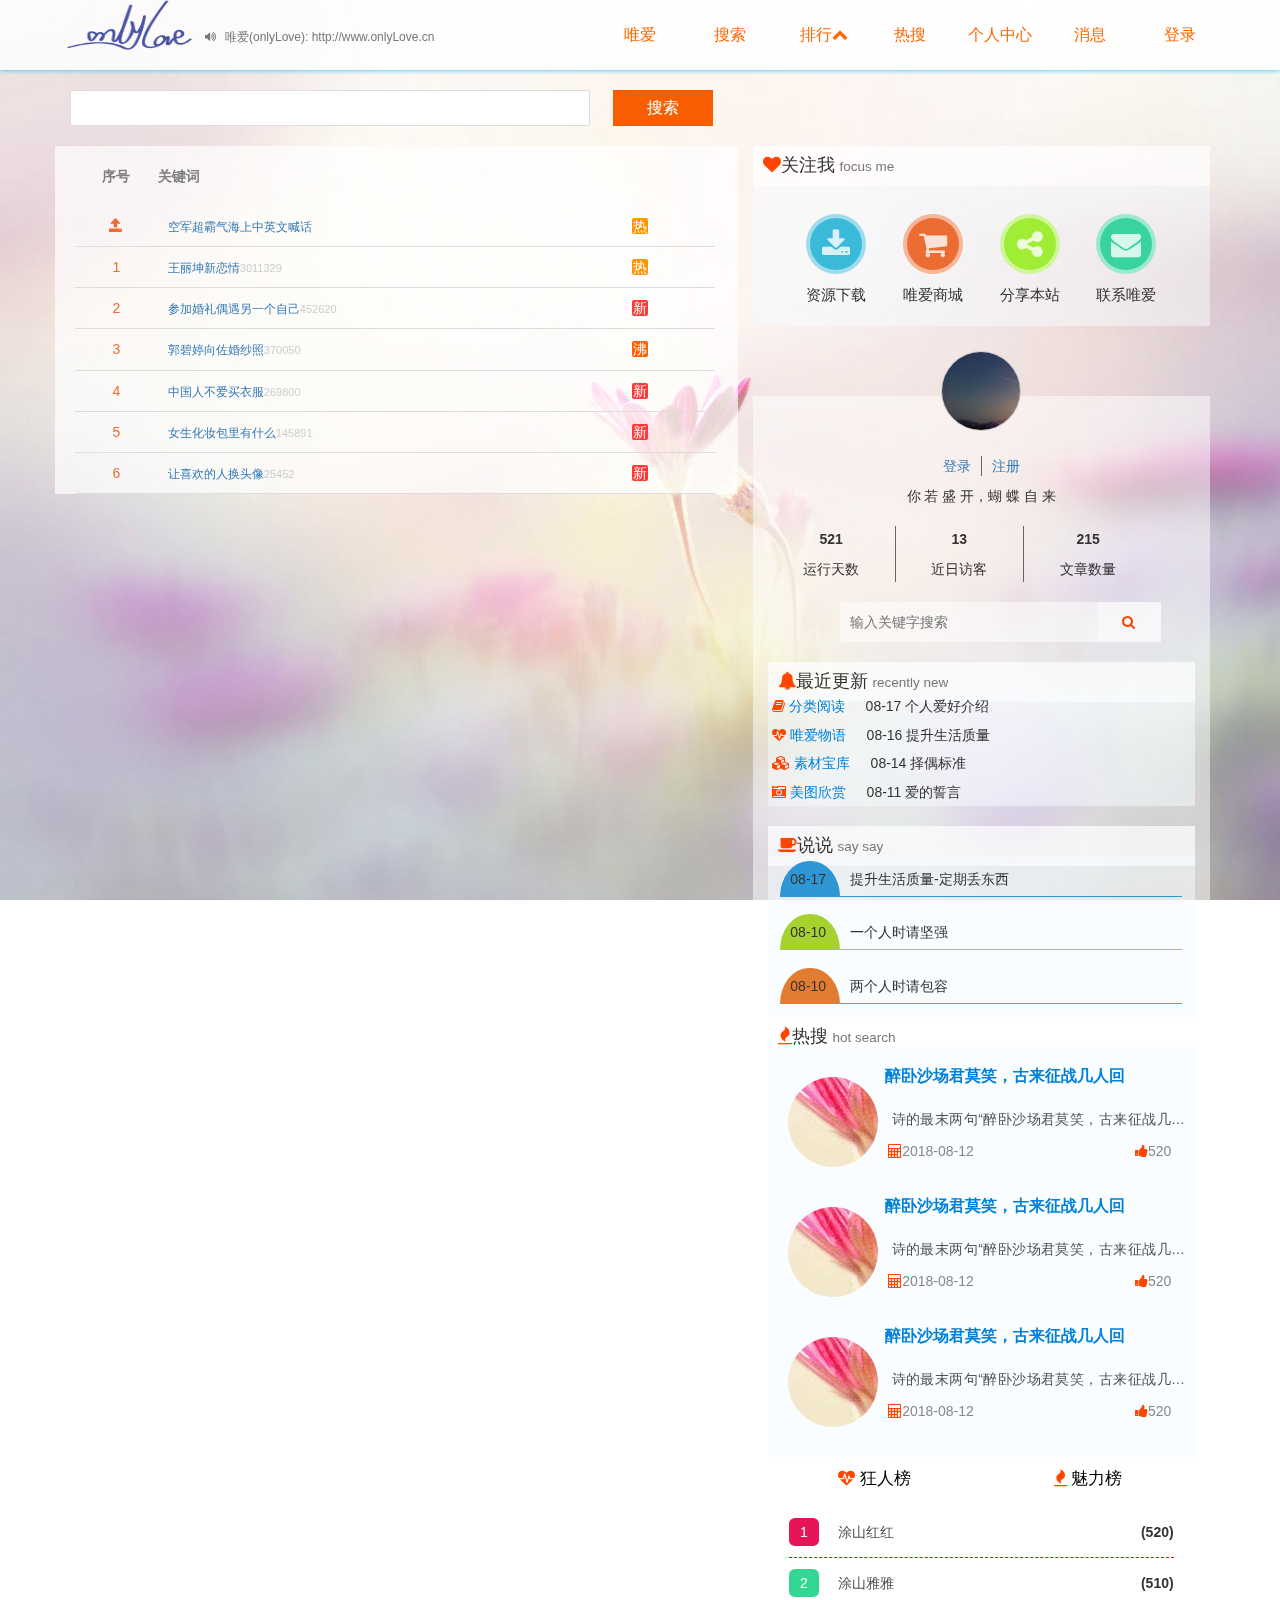
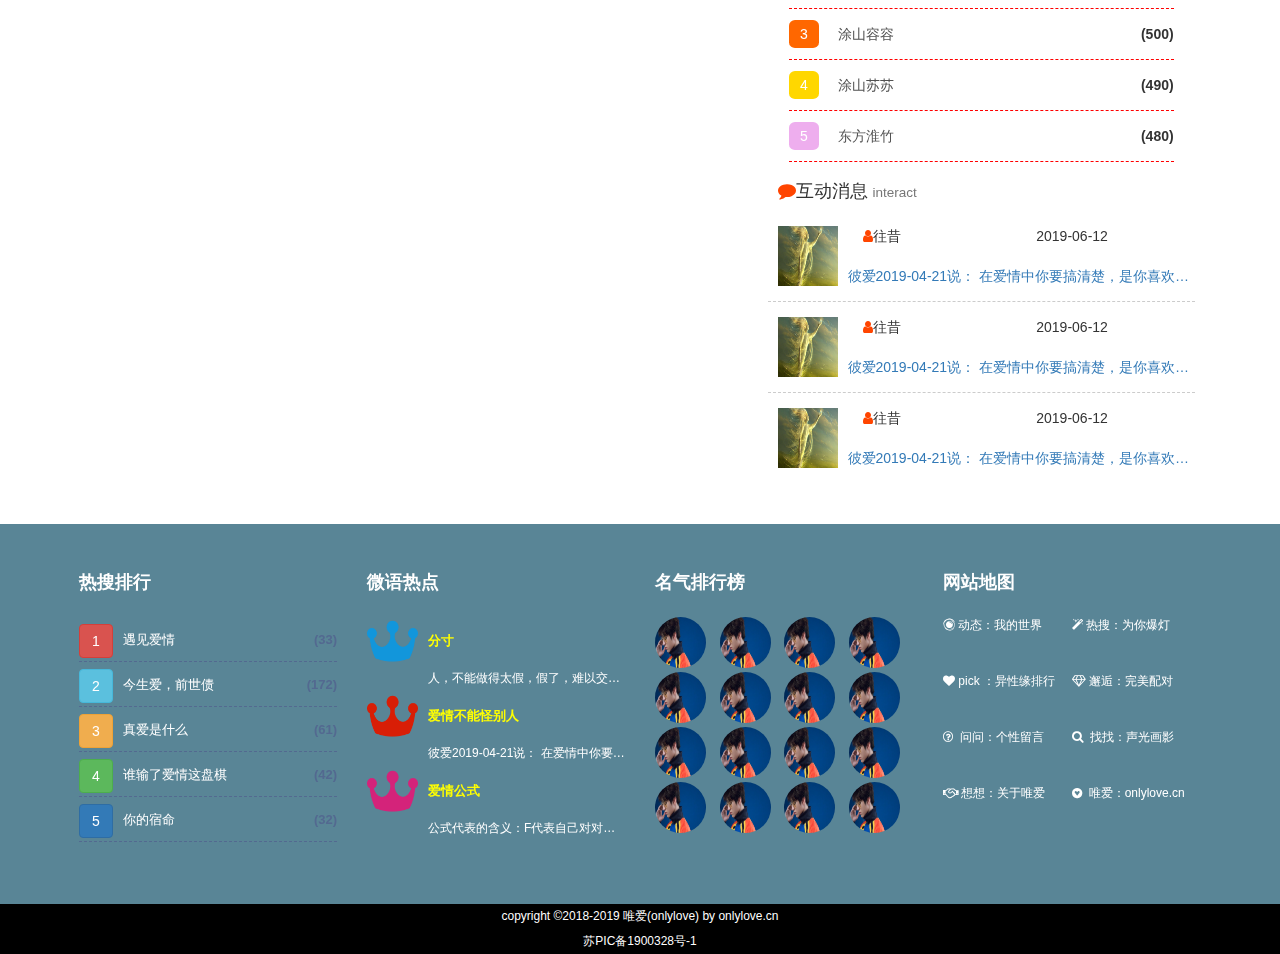
<file: views/c1 copy 2.html>
<!DOCTYPE html>
<html lang="en">

<head>
    <meta charset="UTF-8">
    <meta name="viewport" content="width=device-width, initial-scale=1.0">
    <meta http-equiv="X-UA-Compatible" content="ie=edge">
    <title>Only Love</title>
    <link rel="stylesheet" href="../plugins/css/font-awesome.css">
    <link rel="stylesheet" href="../plugins/css/bootstrap.css">
    <link rel="stylesheet" href="../css/css3.css">
    <link rel="stylesheet" href="../css/index.css">
    <style>
        .s-btn-b {
            font-size: 16px;
            min-width: 100px;
            height: 36px;
            line-height: 36px;
            background: #f85d00;
            color: #fefefe;
        }

        .m-search .searchbox .search-input {
            float: left;
            position: relative;
        }

        html,
        body,
        div,
        ul,
        ol,
        li,
        dl,
        dt,
        dd,
        header,
        footer,
        hgroup,
        h1,
        h2,
        h3,
        h4,
        h5,
        h6,
        p,
        br,
        section,
        article,
        figure,
        figcaption,
        sup,
        img,
        a,
        span,
        i,
        b,
        small,
        em,
        strong,
        form,
        fieldset,
        legend,
        label,
        input,
        select,
        option,
        textarea,
        button,
        cite,
        menu,
        table,
        thead,
        tbody,
        tfoot,
        tr,
        th,
        td {
            margin: 0;
            padding: 0;
            font-style: normal;
        }

        div {
            display: block;
        }

        button {
            border: 0;
            outline: none;
            display: block;
        }

        .m-search .searchbox .s-btn-b {
            margin-left: 18px;
        }

        .m-search .searchbox {
            float: right;
            display: block;

        }
        table{
            /* border:1px solid black; */
            width: 640px;
        }
       .th-01{
           text-align: center;
       }
       td{
           height: 40px;
           border-bottom:1px solid rgb(221, 221, 221);
           padding: 10px ;
           margin: 20px;
       }
       th{
           padding:20px 0 20px 0;
       }
    </style>
</head>

<body id="bgImg">
    <nav class="navbar navbar-fixed-top myHeader">
        <div class="container">
            <div class="navbar-header">
                <button type="button" class="navbar-toggle collapsed" data-toggle="collapse"
                    data-target="#navbar-collapse" aria-expanded="false">
                    <span class="icon-bar"></span>
                    <span class="icon-bar"></span>
                    <span class="icon-bar"></span>
                </button>
                <a class="navbar-brand logo" href="#"><img src="../imgs/logo1.png" alt=""></a>
            </div>

            <div class="collapse navbar-collapse in" id="navbar-collapse">
                <div class="head-message visible-lg col-lg-3">
                    <i class="fa fa-volume-up" aria-hidden="true"></i>
                    <div id="nav_message">
                        <ul class="mulitline" id="nav_xiaoxi">
                            <li>唯爱(onlyLove): http://www.onlyLove.cn</li>
                            <li>客服QQ: 869537628</li>
                            <li>官方Email: onlyLove@163.cn</li>
                        </ul>
                    </div>
                </div>
                <div class="search1  visible-sm visible-xs">
                    <form>
                        <div class="search-index visible-sm visible-xs">
                            <input name="keywords" type="text" placeholder="请输入关键字" id="keywords"
                                onfocus="this.placeholder=''"
                                onkeydown="if(event.keyCode==13){SiteSearch('/search.html', '#keywords');return false};"
                                onblur="this.placeholder='请输入关键字'" />
                            <i class="fa fa-search"><input class="search_input" value=" " type="submit" /></i>
                        </div>
                    </form>
                </div>
                <ul class="nav navbar-nav navbar-right" id="mymenu">
                    <li id="nav_1">
                        <a href="/index.html">唯爱</a>
                    </li>
                    <li id="nav_2">
                        <a href="#">搜索</a>
                    </li>
                    <li id="nav_3">
                        <!-- <span id="headingOne"> -->
                        <a id="headingOne" href="#"><span style="margin-left: 8px"></span>排行</span><span id="inversion"
                                class="fa fa-chevron-up" aria-hidden="true"></span></a>
                        <!-- </span> -->
                        <div id="collapseOne" class="">
                            <ul id="drop-nav">
                                <li id="nav_77" class="drop_nav_active"><a href="/du/77.html">狂热榜</a></li>
                                <li id="nav_78"><a href="/du/78.html">魅力榜</a></li>
                                <li id="nav_79"><a href="/du/79.html">比翼榜</a></li>
                            </ul>
                        </div>
                    </li>
                    <li id="nav_4">
                        <a href="#">热搜</a>
                    </li>
                    <li id="nav_5">
                        <a href="/shou.html">个人中心</a>
                    </li>
                    <li id="nav_6">
                        <a href="./views/friend.html">消息</a>
                    </li>
                    <li class="col-md-2" id="nav_7">
                        <a href="/link.html">登录</a>
                    </li>

                </ul>
            </div>
        </div>
    </nav>

    <!-- 侧边栏 -->
    <div class="container">
        <div class="row">
            <div class="col-md-12 col-xs-12" style="height: 70px;background-color: transparent"></div>
            <div class="col-md-7 col-xs-12" style="margin-top: 20px ;pa">
                <div class="searchbox" node-type="searchBar" style=" height:36px; overflow:hidden;">
                    <div class="search-input">
                        <input type="text" node-type="text" maxlength="40" autocomplete="off" value
                            style=" background: #fff;border: 1px solid #ddd;width: 520px;height: 36px;line-height: 28px;font-size: 20px;padding: 0 8px;border-radius: 2px;">
                        <button class="s-btn-b" node-type="submit"
                            style="float: right;padding: 0px 10px;margin: 0px 10px 0px 10px;">搜索</button>
                    </div>
                </div>

            </div>
            <div class="col-md-7 col-xs-12" style="margin-top: 20px;margin: 20px 0 0 0px;padding: 0 20px 0 20px;background: rgba(255, 255, 255, 0.7);">
                <div class="data">
                    <table>
                       <thead>
                            <tr class="thead_tr">
                                <th class="th-01"style="color:grey">序号</th>
                                <th class="th-02"style="color:grey">关键词</th>
                                <th class="th-03"></th>
                            </tr>
                            </thead>
                            <tbody>
                            <tr class="thead_tr">
                                <td class="th-01"><i class="glyphicon glyphicon-open" style="color: #ec6d34"></i></td>
                                <td class="th-02"><a href="#"target="_blank" style="font-size:12px">空军超霸气海上中英文喊话</a></td>
                                <td class="th-03"><i class="icon-txt icon-txt-hot" style=" margin-left: 4px;background: #ff9406;display: inline-block;width: 16px;height: 16px;line-height: 16px;color: #fff;border-radius: 2px;text-align: center;">热</i></td>
                            </tr>
                            <tr class="thead_tr">
                                <td class="th-01 ranktop" style="color: #ec6d34;">1</td>
                                <td class="th-02"><a href="#"target="_blank" style="font-size:12px">王丽坤新恋情</a><span style="color: rgb(204, 204, 204) ;font-size:11px">3011329</span></td>
                                <td class="th-03"><i class="icon-txt icon-txt-hot" style=" margin-left: 4px;background: #ff9406;display: inline-block;width: 16px;height: 16px;line-height: 16px;color: #fff;border-radius: 2px;text-align: center;">热</i></td>
                            </tr>
                            <tr class="thead_tr">
                                <td class="th-01 ranktop "style="color: #ec6d34;">2</td>
                                <td class="th-02"><a href="#"target="_blank" style="font-size:12px">参加婚礼偶遇另一个自己</a><span style="color: rgb(204, 204, 204) ;font-size:11px">452620</span></td>
                                <td class="th-03"><i class="icon-txt icon-txt-hot" style=" margin-left: 4px;background-color: rgb(255, 55, 55);display: inline-block;width: 16px;height: 16px;line-height: 16px;color: #fff;border-radius: 2px;text-align: center;">新</i></td>
                            </tr>
                            <tr class="thead_tr">
                                <td class="th-01 ranktop "style="color: #ec6d34;">3</td>
                                <td class="th-02"><a href="#"target="_blank" style="font-size:12px">郭碧婷向佐婚纱照</a><span style="color: rgb(204, 204, 204) ;font-size:11px">370050</span></td>
                                <td class="th-03"><i class="icon-txt icon-txt-hot" style=" margin-left: 4px;background-color: rgb(255, 94, 0);display: inline-block;width: 16px;height: 16px;line-height: 16px;color: #fff;border-radius: 2px;text-align: center;">沸</i></td>
                            </tr>
                            <tr class="thead_tr">
                                <td class="th-01 ranktop "style="color: #ec6d34;">4</td>
                                <td class="th-02"><a href="#"target="_blank" style="font-size:12px">中国人不爱买衣服</a><span style="color: rgb(204, 204, 204) ;font-size:11px">269800</span></td>
                                <td class="th-03"><i class="icon-txt icon-txt-hot" style=" margin-left: 4px;background-color: rgb(255, 55, 55);display: inline-block;width: 16px;height: 16px;line-height: 16px;color: #fff;border-radius: 2px;text-align: center;">新</i></td>
                            </tr>
                            <tr class="thead_tr">
                                <td class="th-01 ranktop "style="color: #ec6d34;">5</td>
                                <td class="th-02"><a href="#"target="_blank" style="font-size:12px">女生化妆包里有什么</a><span style="color: rgb(204, 204, 204) ;font-size:11px">145891</span></td>
                                <td class="th-03"><i class="icon-txt icon-txt-hot" style=" margin-left: 4px;background-color: rgb(255, 55, 55);display: inline-block;width: 16px;height: 16px;line-height: 16px;color: #fff;border-radius: 2px;text-align: center;">新</i></td>
                            </tr>
                            <tr class="thead_tr">
                                <td class="th-01 ranktop "style="color: #ec6d34;">6</td>
                                <td class="th-02"><a href="#"target="_blank" style="font-size:12px">让喜欢的人换头像</a><span style="color: rgb(204, 204, 204) ;font-size:11px">25452</span></td>
                                <td class="th-03"><i class="icon-txt icon-txt-hot" style=" margin-left: 4px;background-color: rgb(255, 55, 55);display: inline-block;width: 16px;height: 16px;line-height: 16px;color: #fff;border-radius: 2px;text-align: center;">新</i></td>
                            </tr>
                        </tbody>
                        
                    </table>
                </div>
            </div>


            <div class="col-md-5 col-xs-12 aside-right" style="margin-bottom: 20px;">
                <div class="focusMe">
                    <h4><i class="fa fa-heart" style="color:orangered" aria-hidden="true"></i>关注我 <small>focus
                            me</small></h4>
                    <section class="sect">
                        <a href="#" class="iconbtn fa fa-download" style="background-color: #3bb9d8;"></a>
                        <a href="#" class="iconbtn fa fa-shopping-cart" style="background-color: #ec6d34;"></a>
                        <a href="#" class="iconbtn fa fa-share-alt" style="background-color: #a0ed36;"></a>
                        <a href="#" class="iconbtn fa fa-envelope" style="background-color: #39d39f;"></a><br>
                    </section>
                    <section class="sect">
                        <span>资源下载</span>
                        <span>唯爱商城</span>
                        <span>分享本站</span>
                        <span>联系唯爱</span>
                    </section>
                </div>
                <div class="col-md-12 col-xs-12" style="background-color: rgba(255,255,255,0.5);">
                    <div class="index-login">
                        <div class="logo">
                            <div class="card">
                                <div class="front">
                                    <img src="../imgs/bg6.jpg" alt="">
                                </div>
                                <div class="back">
                                    <div class="back-content middle">
                                        <h3>唯爱</h3>
                                        <span><i class="fa fa-heart" aria-hidden="true"
                                                style="color:orangered;"></i></span>
                                    </div>
                                </div>
                            </div>
                        </div>
                        <div class="login">
                            <a href="">登录</a>
                            <a href="">注册</a>
                        </div>
                        <p>你 若 盛 开，蝴 蝶 自 来</p>
                    </div>
                    <div class="index-data">
                        <ul>
                            <li><strong>521</strong><br><span>运行天数</span></li>
                            <li><strong>13</strong><br><span>近日访客</span></li>
                            <li><strong>215</strong><br><span>文章数量</span></li>
                        </ul>
                    </div>
                    <div class="search">
                        <input type="text" placeholder="输入关键字搜索">
                        <i class="fa fa-search" style="color:orangered;" aria-hidden="true"></i>
                    </div>
                    <div class="recentNew">
                        <h4><i class="fa fa-bell" style="color:orangered" aria-hidden="true"></i></i>最近更新
                            <small>recently new</small></h4>
                        <ul>
                            <li><i class="fa fa-book" style="color:orangered" aria-hidden="true"></i><span>
                                    <font>分类阅读</font>08-17
                                </span>个人爱好介绍</li>
                            <li><i class="fa fa-heartbeat" style="color:orangered" aria-hidden="true"></i><span>
                                    <font>唯爱物语</font>08-16
                                </span>提升生活质量</li>
                            <li><i class="fa fa-cubes" style="color:orangered" aria-hidden="true"></i><span>
                                    <font>素材宝库</font>08-14
                                </span>择偶标准</li>
                            <li><i class="fa fa-camera-retro" style="color:orangered" aria-hidden="true"></i><span>
                                    <font>美图欣赏</font>08-11
                                </span>爱的誓言</li>
                        </ul>
                    </div>
                    <div class="saying">
                        <h4><i class="fa fa-coffee" style="color:orangered" aria-hidden="true"></i>说说 <small>say
                                say</small></h4>
                        <ul>
                            <li>
                                <div><span>08-17 </span><b>提升生活质量-定期丢东西</b></div>
                            </li>
                            <li>
                                <div><span>08-10 </span><b>一个人时请坚强</b></div>
                            </li>
                            <li>
                                <div><span>08-10 </span><b>两个人时请包容</b></div>
                            </li>
                        </ul>
                    </div>
                    <div class="hotSearch">
                        <h4><i class="fa fa-fire" style="color:orangered" aria-hidden="true"></i>热搜 <small>hot
                                search</small></h4>
                        <ul>
                            <li>
                                <div class="hs-container">
                                    <div class="circle"></div>
                                    <h5>醉卧沙场君莫笑，古来征战几人回</h5>
                                    <p>诗的最末两句“醉卧沙场君莫笑，古来征战几人回。”顺着前两句的诗意来看应当是写筵席上的畅饮和劝酒，这样理解的话，全诗无论是在诗意还是诗境上也就自然而然地融会贯通了，过去曾有人认为这两句“作旷达语，倍觉悲痛”。还有人说：“故作豪饮之词，然悲感已极”。话虽不同，但都离不开一个“悲”字。后来更有用低沉、悲凉、感伤、反战等等词语来概括这首诗的思想感情的，依据也是三四两句，特别是末句。“古来征战几人回”，显然是一种夸张的说法。清代施补华说这两句诗：“作悲伤语读便浅，作谐谑语读便妙，在学人领悟。”
                                    </p>
                                    <a href=""><i class="fa fa-calculator" aria-hidden="true"
                                            style="color:orangered"></i>2018-08-12</a>
                                    <a href=""><i class="fa fa-thumbs-up" aria-hidden="true"
                                            style="color:orangered"></i>520</a>
                                </div>
                            </li>
                            <li>
                                <div class="hs-container">
                                    <div class="circle"></div>
                                    <h5>醉卧沙场君莫笑，古来征战几人回</h5>
                                    <p>诗的最末两句“醉卧沙场君莫笑，古来征战几人回。”顺着前两句的诗意来看应当是写筵席上的畅饮和劝酒，这样理解的话，全诗无论是在诗意还是诗境上也就自然而然地融会贯通了，过去曾有人认为这两句“作旷达语，倍觉悲痛”。还有人说：“故作豪饮之词，然悲感已极”。话虽不同，但都离不开一个“悲”字。后来更有用低沉、悲凉、感伤、反战等等词语来概括这首诗的思想感情的，依据也是三四两句，特别是末句。“古来征战几人回”，显然是一种夸张的说法。清代施补华说这两句诗：“作悲伤语读便浅，作谐谑语读便妙，在学人领悟。”
                                    </p>
                                    <a href=""><i class="fa fa-calculator" aria-hidden="true"
                                            style="color:orangered"></i>2018-08-12</a>
                                    <a href=""><i class="fa fa-thumbs-up" aria-hidden="true"
                                            style="color:orangered"></i>520</a>
                                </div>
                            </li>
                            <li>
                                <div class="hs-container">
                                    <div class="circle"></div>
                                    <h5>醉卧沙场君莫笑，古来征战几人回</h5>
                                    <p>诗的最末两句“醉卧沙场君莫笑，古来征战几人回。”顺着前两句的诗意来看应当是写筵席上的畅饮和劝酒，这样理解的话，全诗无论是在诗意还是诗境上也就自然而然地融会贯通了，过去曾有人认为这两句“作旷达语，倍觉悲痛”。还有人说：“故作豪饮之词，然悲感已极”。话虽不同，但都离不开一个“悲”字。后来更有用低沉、悲凉、感伤、反战等等词语来概括这首诗的思想感情的，依据也是三四两句，特别是末句。“古来征战几人回”，显然是一种夸张的说法。清代施补华说这两句诗：“作悲伤语读便浅，作谐谑语读便妙，在学人领悟。”
                                    </p>
                                    <a href=""><i class="fa fa-calculator" aria-hidden="true"
                                            style="color:orangered"></i>2018-08-12</a>
                                    <a href=""><i class="fa fa-thumbs-up" aria-hidden="true"
                                            style="color:orangered"></i>520</a>
                                </div>
                            </li>
                        </ul>
                    </div>
                    <div class="pop-Rank">
                        <div class="changeOver">
                            <a href="javascript:void(0);" class="love sanjiao"><span><i class="fa fa-heartbeat"
                                        aria-hidden="true" style="color:orangered"></i>
                                    狂人榜</span></a>
                            <a href="javascript:void(0);" class="pop sanjiao"><span><i class="fa fa-fire"
                                        aria-hidden="true" style="color:orangered"></i>
                                    魅力榜</span></a>
                        </div>
                        <div class="love-rank loveRank">
                            <ul>
                                <li><span>1</span><a href="">涂山红红</a><b>(520)</b></li>
                                <li><span>2</span><a href="">涂山雅雅</a><b>(510)</b></li>
                                <li><span>3</span><a href="">涂山容容</a><b>(500)</b></li>
                                <li><span>4</span><a href="">涂山苏苏</a><b>(490)</b></li>
                                <li><span>5</span><a href="">东方淮竹</a><b>(480)</b></li>
                            </ul>
                        </div>
                        <div class="love-rank popRank">
                            <ul>
                                <li><span>1</span><a href="">东方秦兰</a><b>(520)</b></li>
                                <li><span>2</span><a href="">东方月初</a><b>(510)</b></li>
                                <li><span>3</span><a href="">王权霸业</a><b>(500)</b></li>
                                <li><span>4</span><a href="">王权醉</a><b>(490)</b></li>
                                <li><span>5</span><a href="">王权富贵</a><b>(480)</b></li>
                            </ul>
                        </div>
                    </div>
                    <div class="interact">
                        <h4><i class="fa fa-comment" style="color:orangered" aria-hidden="true"></i>互动消息
                            <small>interact</small></h4>
                        <div class="media">
                            <div class="media-left">
                                <a href="#">
                                    <img class="media-object" src="../imgs/bg1.jpg" alt="..."
                                        style="width: 60px;height:60px">
                                </a>
                            </div>
                            <div class="media-body">
                                <div class="col-md-6 col-xs-6"><i class="fa fa-user" aria-hidden="true"
                                        style="color:orangered"></i>往昔</div>
                                <div class="col-md-offset-0 col-md-6 col-xs-offset-1 col-xs-5">2019-06-12</div>
                                <a href="#" class="msg">彼爱2019-04-21说：
                                    在爱情中你要搞清楚，是你喜欢人家，不是人家喜欢你。既然主动了，就算受了天大的委屈，也不能怪任何人，只怪你有本事喜欢人家，没本事让人家喜欢你。</a>
                            </div>
                        </div>
                        <div class="media">
                            <div class="media-left">
                                <a href="#">
                                    <img class="media-object" src="../imgs/bg1.jpg" alt="..."
                                        style="width: 60px;height:60px">
                                </a>
                            </div>
                            <div class="media-body">
                                <div class="col-md-6 col-xs-6"><i class="fa fa-user" aria-hidden="true"
                                        style="color:orangered"></i>往昔</div>
                                <div class="col-md-offset-0 col-md-6 col-xs-offset-1 col-xs-5">2019-06-12</div>
                                <a href="#" class="msg">彼爱2019-04-21说：
                                    在爱情中你要搞清楚，是你喜欢人家，不是人家喜欢你。既然主动了，就算受了天大的委屈，也不能怪任何人，只怪你有本事喜欢人家，没本事让人家喜欢你。</a>
                            </div>
                        </div>
                        <div class="media">
                            <div class="media-left">
                                <a href="#">
                                    <img class="media-object" src="../imgs/bg1.jpg" alt="..."
                                        style="width: 60px;height:60px">
                                </a>
                            </div>
                            <div class="media-body">
                                <div class="col-md-6 col-xs-6"><i class="fa fa-user" aria-hidden="true"
                                        style="color:orangered"></i>往昔</div>
                                <div class="col-md-offset-0 col-md-6 col-xs-offset-1 col-xs-5">2019-06-12</div>
                                <a href="#" class="msg">彼爱2019-04-21说：
                                    在爱情中你要搞清楚，是你喜欢人家，不是人家喜欢你。既然主动了，就算受了天大的委屈，也不能怪任何人，只怪你有本事喜欢人家，没本事让人家喜欢你。</a>
                            </div>
                        </div>
                    </div>
                </div>


            </div>
        </div>
    </div>
    <a href="#" class="gotop" style="z-index: 20"><i class="fa fa-chevron-up" style="color:#fff"
            aria-hidden="true"></i></a>
    <footer id="myfooter">
        <div class="container-fluid">
            <div class="row" id="footer-top">
                <div id="footer-big">
                    <div class="col-lg-3 col-md-12 col-sm-12 col-xs-12" id="footer-aboutsearch">
                        <h4>热搜排行</h4>
                        <div class="footer-search">
                            <ul>
                                <li><button class="btn btn-danger">1</button><a href="#">遇见爱情</a> <b>(33)</b></li>
                                <li><button class="btn btn-info">2</button><a href="#">今生爱，前世债</a><b>(172)</b></li>
                                <li><button class="btn btn-warning">3</button><a href="#">真爱是什么</a><b>(61)</b></li>
                                <li><button class="btn btn-success">4</button><a href="#">谁输了爱情这盘棋</a><b>(42)</b> </li>
                                <li><button class="btn btn-primary">5</button><a href="#">你的宿命</a> <b>(32)</b></li>
                            </ul>
                        </div>
                    </div>


                    <div class="col-lg-3 col-md-12 col-sm-12 col-xs-12" id="footer-abouthotspot">
                        <h4>微语热点</h4>

                        <div class="footer-hotspot">
                            <ul>
                                <li>
                                    <div class="media">
                                        <div class="media-left">
                                            <a href="#">
                                                <img class="media-object" src="../imgs/huangguan.png" alt="...">
                                            </a>
                                        </div>
                                        <div class="media-body">
                                            <h4 class="media-heading">分寸</h4>
                                            <a
                                                href="#">人，不能做得太假，假了，难以交心；利，不能看得太重，重了，难以明志；情，不能陷得太深，深了，难以自拔；话，不能说得太满，满了，难以圆场；事，不能做得太绝，绝了，难以进退；梦，不能做得太久，久了，难以清醒；调，不能定得太高，高了，难以合声；世，不能看得太清，清了，难以作为。</a>
                                        </div>
                                    </div>
                                <li>
                                    <div class="media">
                                        <div class="media-left">
                                            <a href="#">
                                                <img class="media-object" src="../imgs/huangguan1.png" alt="...">
                                            </a>
                                        </div>
                                        <div class="media-body">
                                            <h4 class="media-heading">爱情不能怪别人</h4>
                                            <a href="#">彼爱2019-04-21说：
                                                在爱情中你要搞清楚，是你喜欢人家，不是人家喜欢你。既然主动了，就算受了天大的委屈，也不能怪任何人，只怪你有本事喜欢人家，没本事让人家喜欢你。</a>
                                        </div>
                                    </div>
                                </li>
                                <li>
                                    <div class="media">
                                        <div class="media-left">
                                            <a href="#">
                                                <img class="media-object" src="../imgs/huangguan2.png" alt="...">
                                            </a>
                                        </div>
                                        <div class="media-body">
                                            <h4 class="media-heading">爱情公式</h4>
                                            <a href="#">
                                                公式代表的含义：F代表自己对对方的好感，Ch代表对方的魅力，P代表看到对方时性激素的分泌量，表现为自己的兴奋程度，C代表自己的信心，I代表亲密程度，SI代表自我形象。按照从1到10的顺序，分别为自己的各个情况打分，然后代入公式即可。</a>
                                        </div>
                                    </div>
                                </li>
                            </ul>
                        </div>
                    </div>
                    <div class="col-lg-3 hidden-md hidden-sm hidden-xs">
                        <div class="footer-aboutfame">
                            <h4>名气排行榜</h4>
                            <div class="footer-fame">
                                <ul>
                                    <li class="col-md-3">
                                        <a href="javascript:void(0);"><img class="footer-mytooltip" title="我爱你，用我的良心"
                                                src="../imgs/4.jpg" alt=""> </a>
                                    </li>
                                    <li class="col-md-3">
                                        <a href="javascript:void(0);"><img class="footer-mytooltip" title="我爱你，用我的良心"
                                                src="../imgs/4.jpg" alt=""> </a>
                                    </li>
                                    <li class="col-md-3">
                                        <a href="javascript:void(0);"><img class="footer-mytooltip" title="我爱你，用我的良心"
                                                src="../imgs/4.jpg" alt=""> </a>
                                    </li>
                                    <li class="col-md-3">
                                        <a href="javascript:void(0);"><img class="footer-mytooltip" title="我爱你，用我的良心"
                                                src="../imgs/4.jpg" alt=""> </a>
                                    </li>
                                    <li class="col-md-3">
                                        <a href="javascript:void(0);"><img class="footer-mytooltip" title="我爱你，用我的良心"
                                                src="../imgs/4.jpg" alt=""> </a>
                                    </li>
                                    <li class="col-md-3">
                                        <a href="javascript:void(0);"><img class="footer-mytooltip" title="我爱你，用我的良心"
                                                src="../imgs/4.jpg" alt=""> </a>
                                    </li>
                                    <li class="col-md-3">
                                        <a href="javascript:void(0);"><img class="footer-mytooltip" title="我爱你，用我的良心"
                                                src="../imgs/4.jpg" alt=""> </a>
                                    </li>
                                    <li class="col-md-3">
                                        <a href="javascript:void(0);"><img class="footer-mytooltip" title="我爱你，用我的良心"
                                                src="../imgs/4.jpg" alt=""> </a>
                                    </li>
                                    <li class="col-md-3">
                                        <a href="javascript:void(0);"><img class="footer-mytooltip" title="我爱你，用我的良心"
                                                src="../imgs/4.jpg" alt=""> </a>
                                    </li>
                                    <li class="col-md-3">
                                        <a href="javascript:void(0);"><img class="footer-mytooltip" title="我爱你，用我的良心"
                                                src="../imgs/4.jpg" alt=""> </a>
                                    </li>
                                    <li class="col-md-3">
                                        <a href="javascript:void(0);"><img class="footer-mytooltip" title="我爱你，用我的良心"
                                                src="../imgs/4.jpg" alt=""> </a>
                                    </li>
                                    <li class="col-md-3">
                                        <a href="javascript:void(0);"><img class="footer-mytooltip" title="我爱你，用我的良心"
                                                src="../imgs/4.jpg" alt=""> </a>
                                    </li>
                                    <li class="col-md-3">
                                        <a href="javascript:void(0);"><img class="footer-mytooltip" title="我爱你，用我的良心"
                                                src="../imgs/4.jpg" alt=""> </a>
                                    </li>
                                    <li class="col-md-3">
                                        <a href="javascript:void(0);"><img class="footer-mytooltip" title="我爱你，用我的良心"
                                                src="../imgs/4.jpg" alt=""> </a>
                                    </li>
                                    <li class="col-md-3">
                                        <a href="javascript:void(0);"><img class="footer-mytooltip" title="我爱你，用我的良心"
                                                src="../imgs/4.jpg" alt=""> </a>
                                    </li>
                                    <li class="col-md-3">
                                        <a href="javascript:void(0);"><img class="footer-mytooltip" title="我爱你，用我的良心"
                                                src="../imgs/4.jpg" alt=""> </a>
                                    </li>
                                    <!-- <span id="tankuang" style="display: none;"></span> -->
                                </ul>
                            </div>
                        </div>
                    </div>
                    <div class="col-lg-3 col-md-12 col-sm-12 col-xs-12">
                        <div class="footer-aboutmap">
                            <h4>网站地图</h4>
                            <div class="footer-map">
                                <ul>
                                    <li class="col-xs-6"><span><i class="fa fa-eercast"
                                                aria-hidden="true"></i>&nbsp;动态：</span>我的世界</li>
                                    <li class="col-xs-6"><span><i class="fa fa-magic"
                                                aria-hidden="true"></i>&nbsp;热搜：</span>为你爆灯</li>
                                    <li class="col-xs-6"><span><i class="fa fa-heart" aria-hidden="true"></i>&nbsp;pick
                                            ：</span>异性缘排行</li>
                                    <li class="col-xs-6"><span><i class="fa fa-diamond"
                                                aria-hidden="true"></i>&nbsp;邂逅：</span>完美配对</li>
                                    <li class="col-xs-6"><span><i class="fa fa-question-circle-o"
                                                aria-hidden="true"></i> </i>&nbsp;问问：</span>个性留言</li>
                                    <li class="col-xs-6"><span><i class="fa fa-search" aria-hidden="true"></i>
                                            &nbsp;找找：</span>声光画影</li>
                                    <li class="col-xs-6"><span><i class="fa fa-handshake-o"
                                                aria-hidden="true"></i>&nbsp;想想：</span>关于唯爱</li>
                                    <li class="col-xs-6"><span><i class="fa fa-gratipay" aria-hidden="true"></i>
                                            &nbsp;唯爱：</span>onlylove.cn</li>
                                </ul>
                            </div>
                        </div>
                    </div>
                </div>
            </div>
            <div class="row" id="footer-bottom">
                <div>
                    <span>copyright &copy;2018-2019 唯爱(onlylove) by onlylove.cn </span>
                    <span>苏PIC备1900328号-1</span>
                </div>
            </div>
        </div>
        </div>

    </footer>
    <!-- 尾栏 -->

    <script src="../plugins/js/jquery-3.4.1.min.js"></script>
    <script src="../plugins/js/bootstrap.js"></script>
    <script src="../js/index.js"></script>

</body>

</html>
</file>
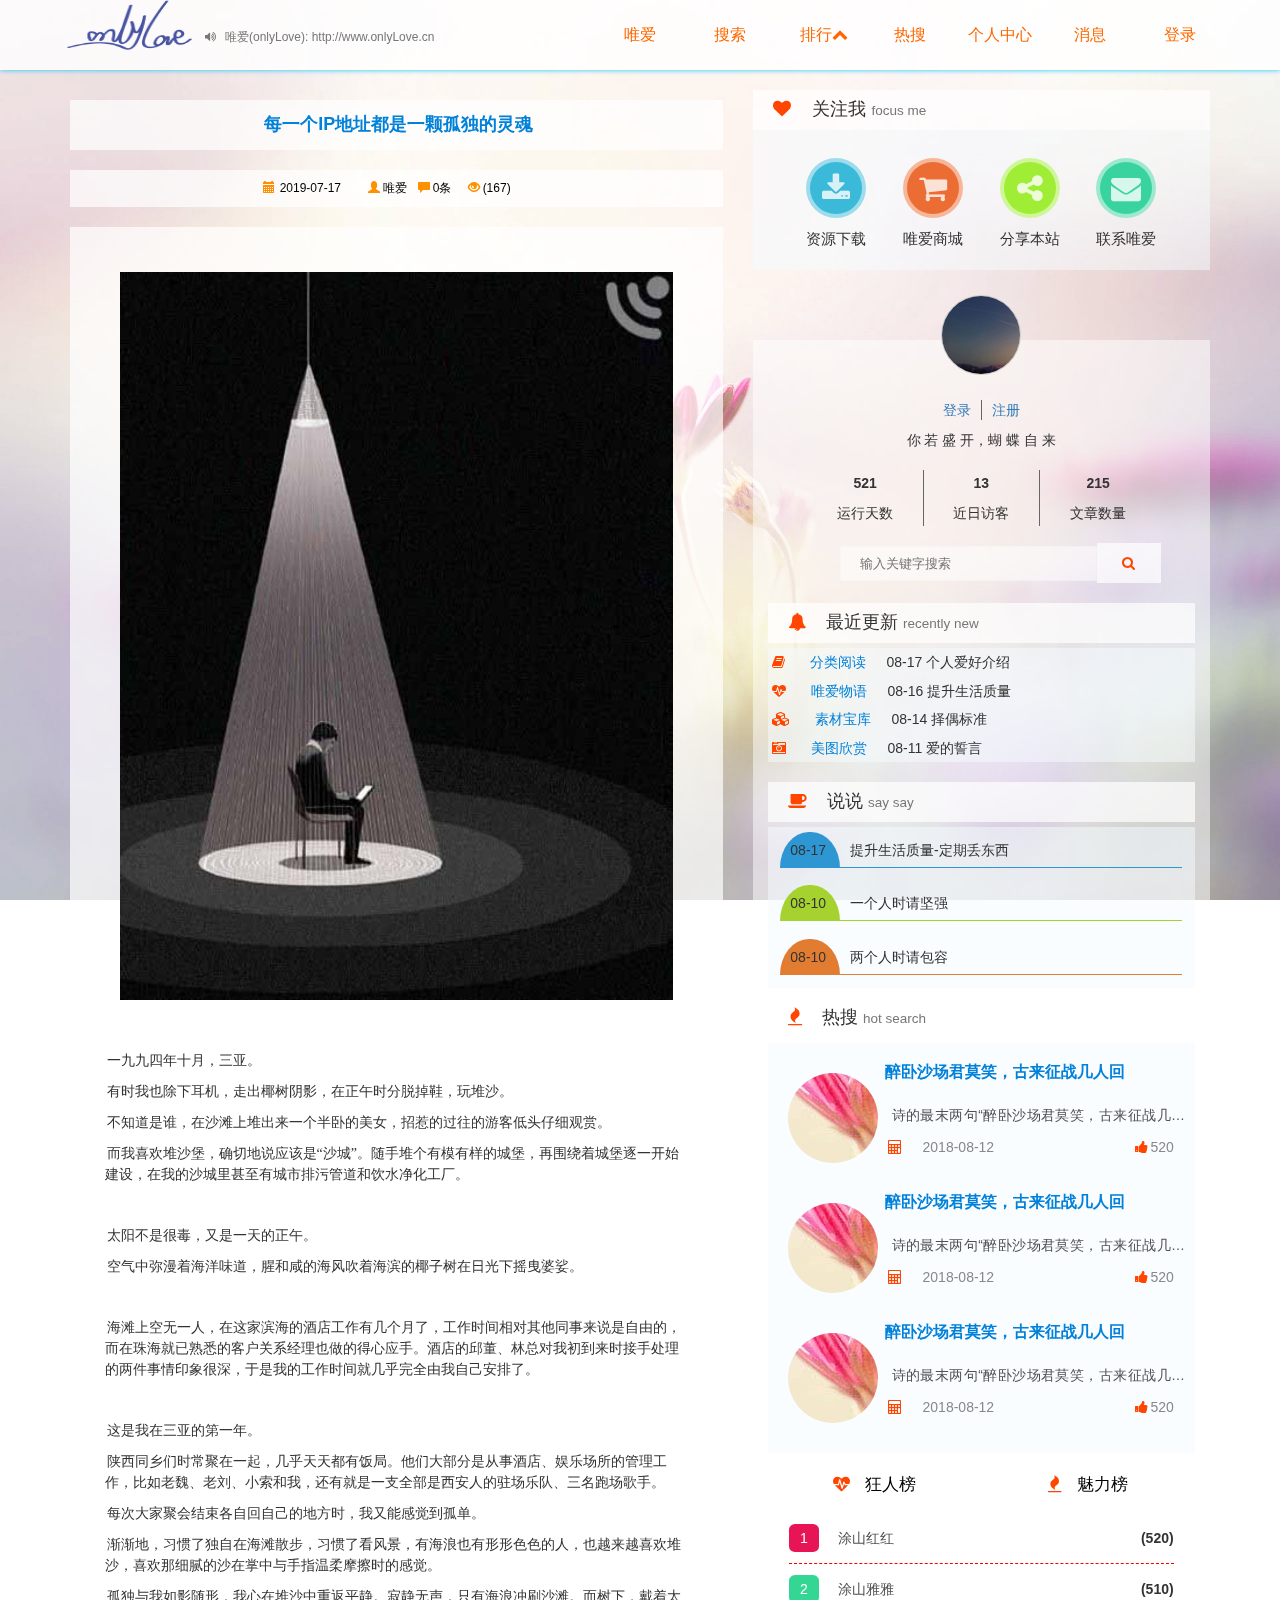
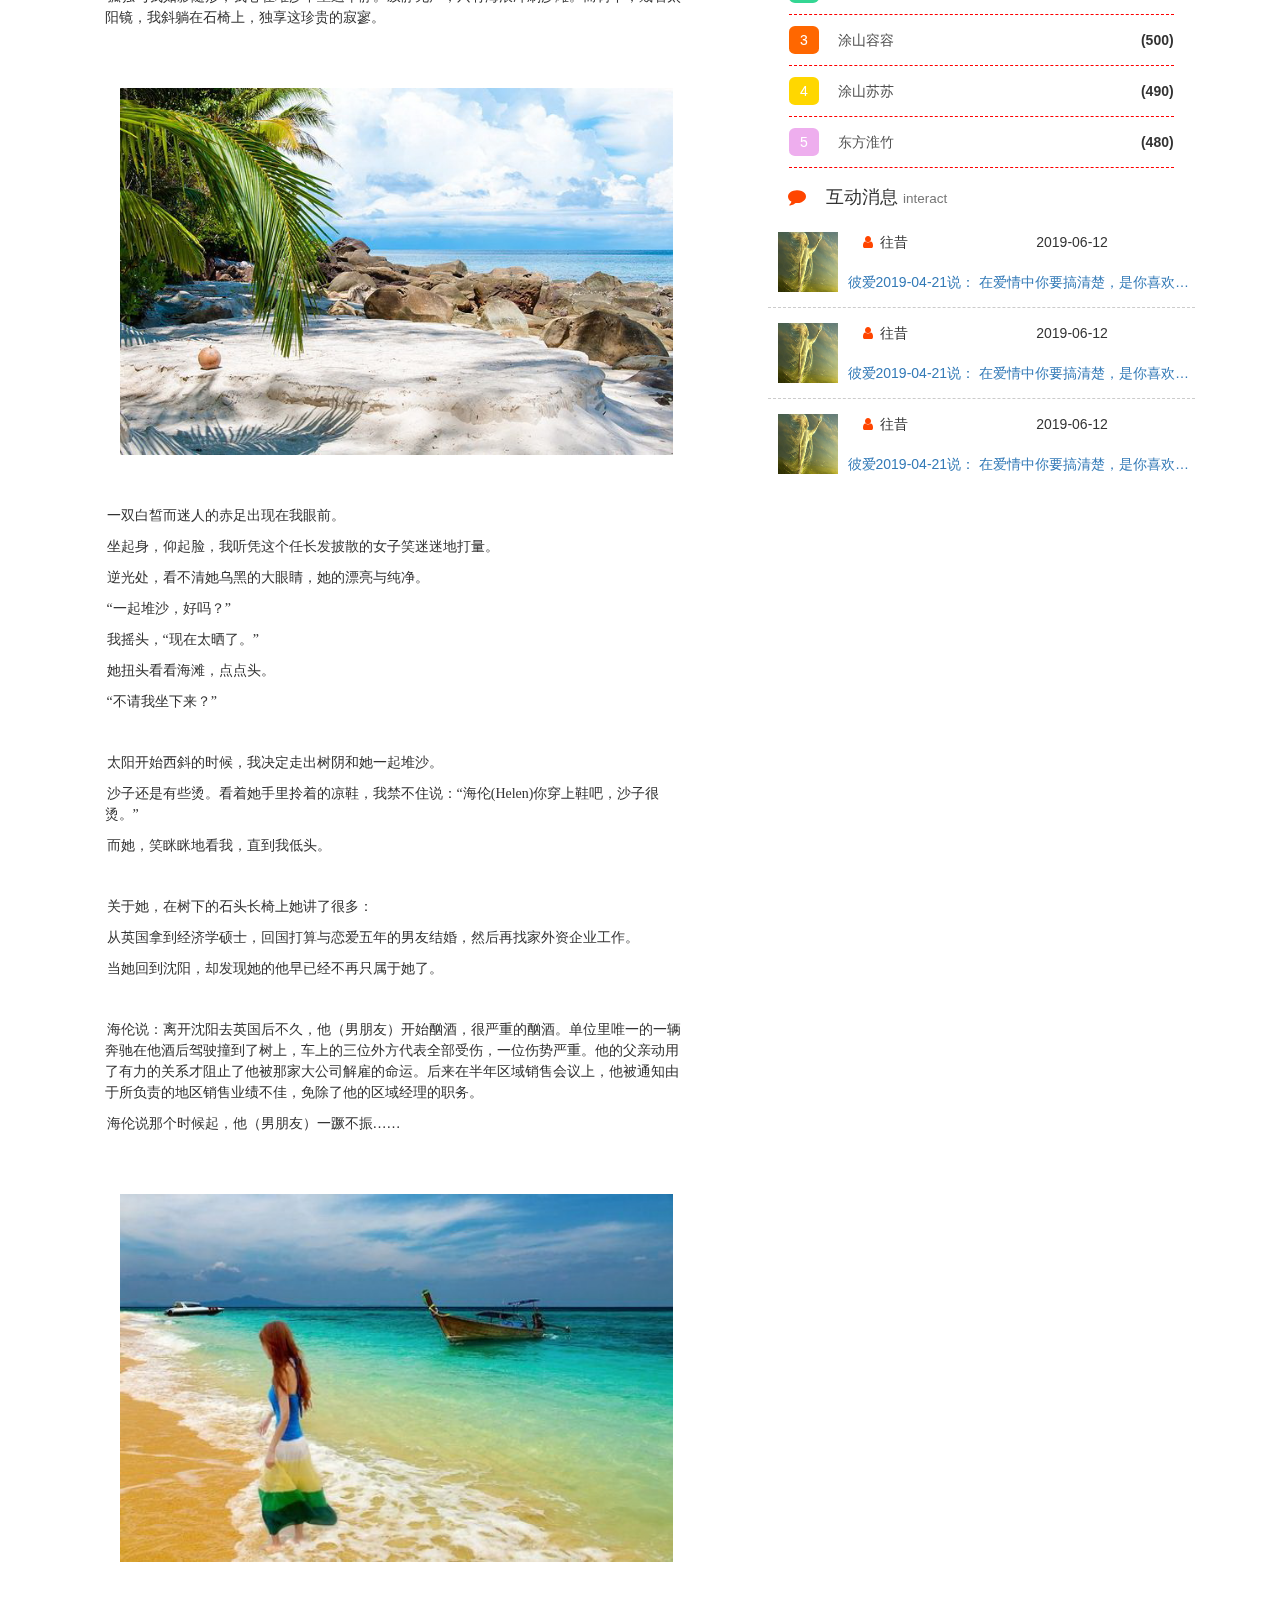
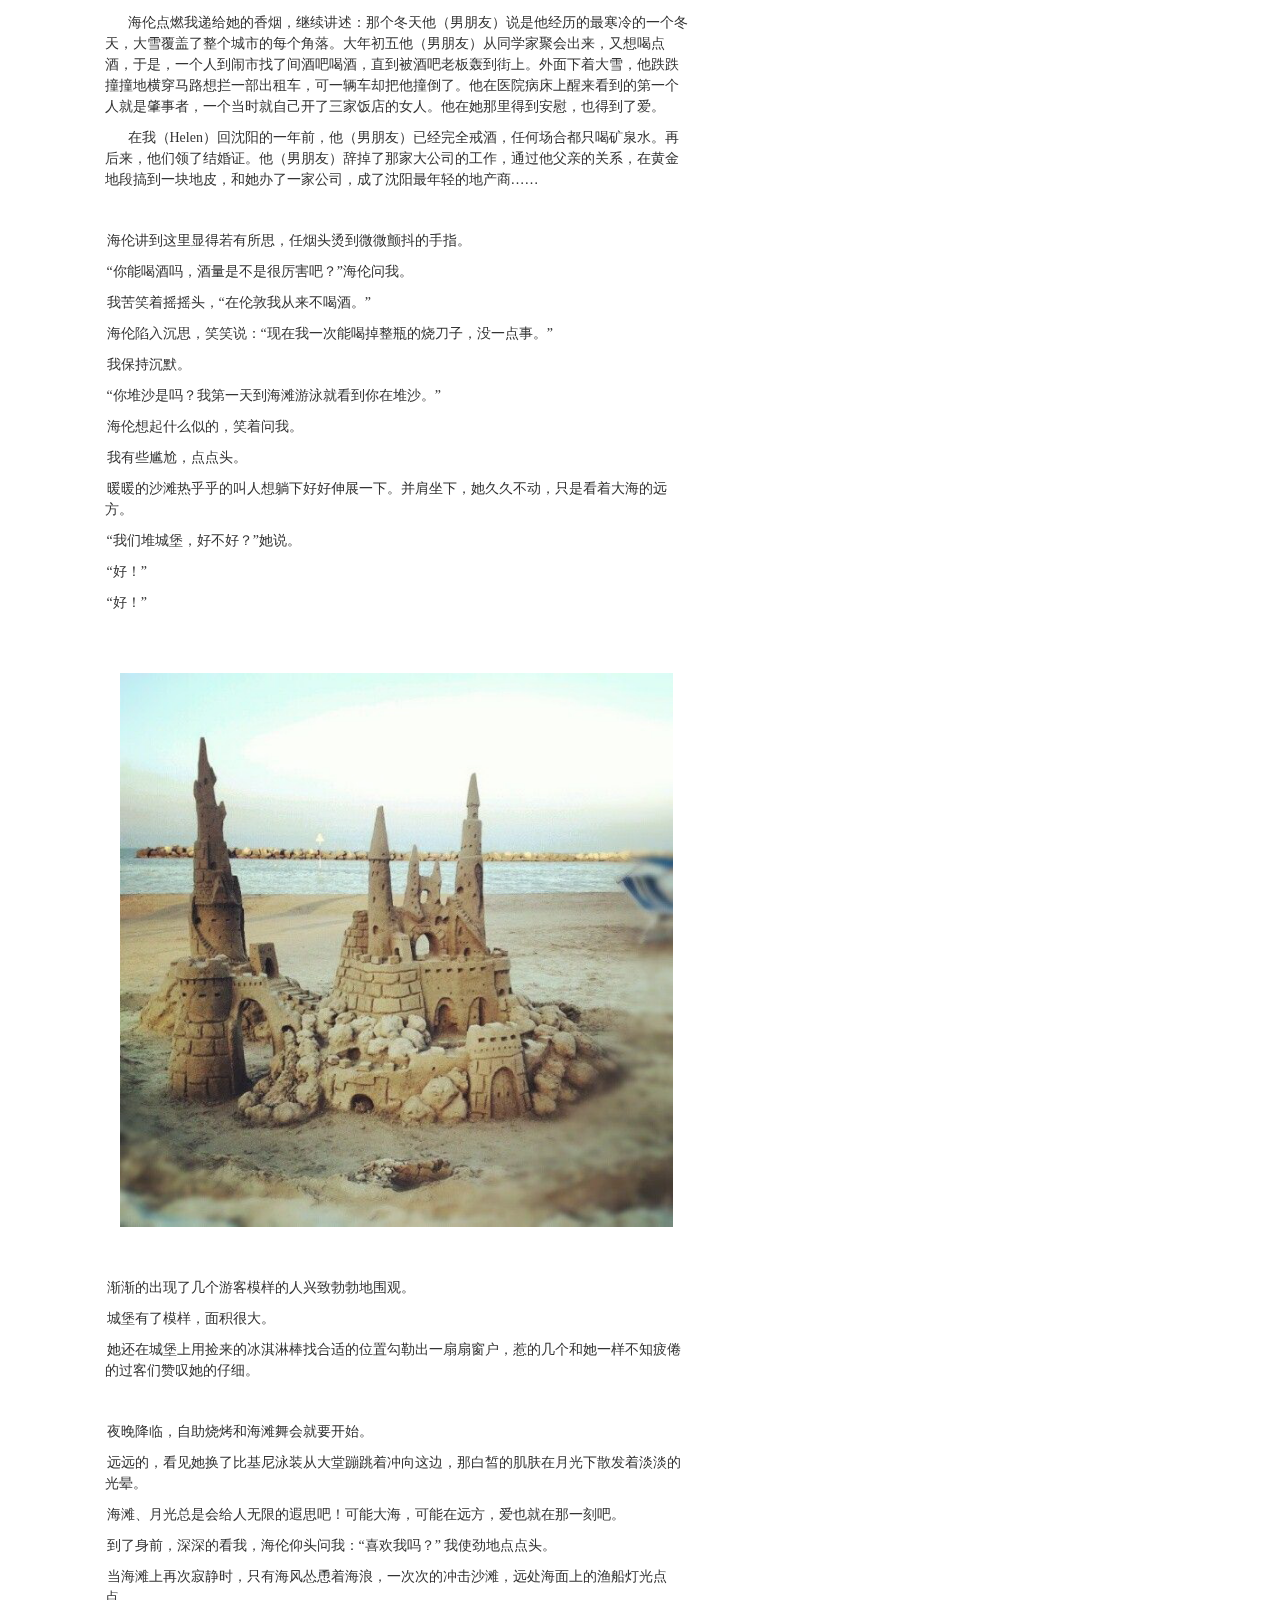
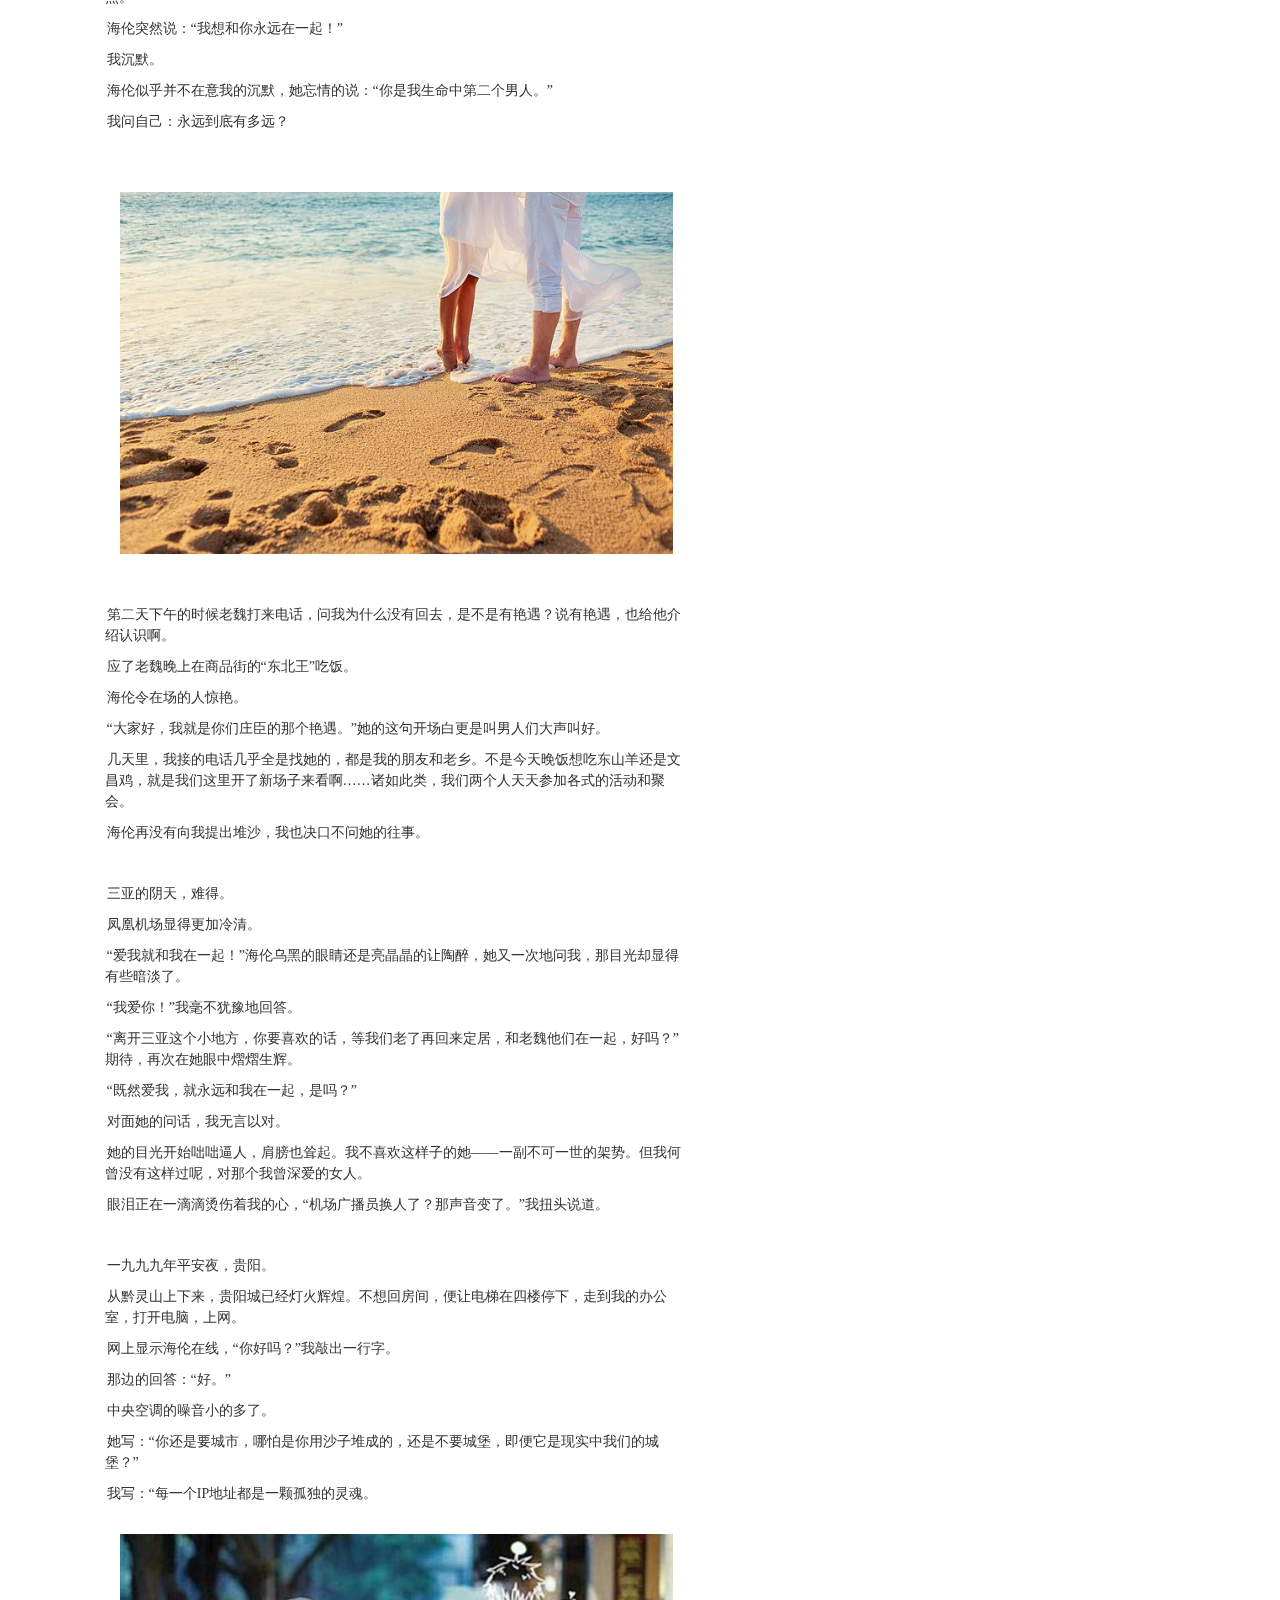
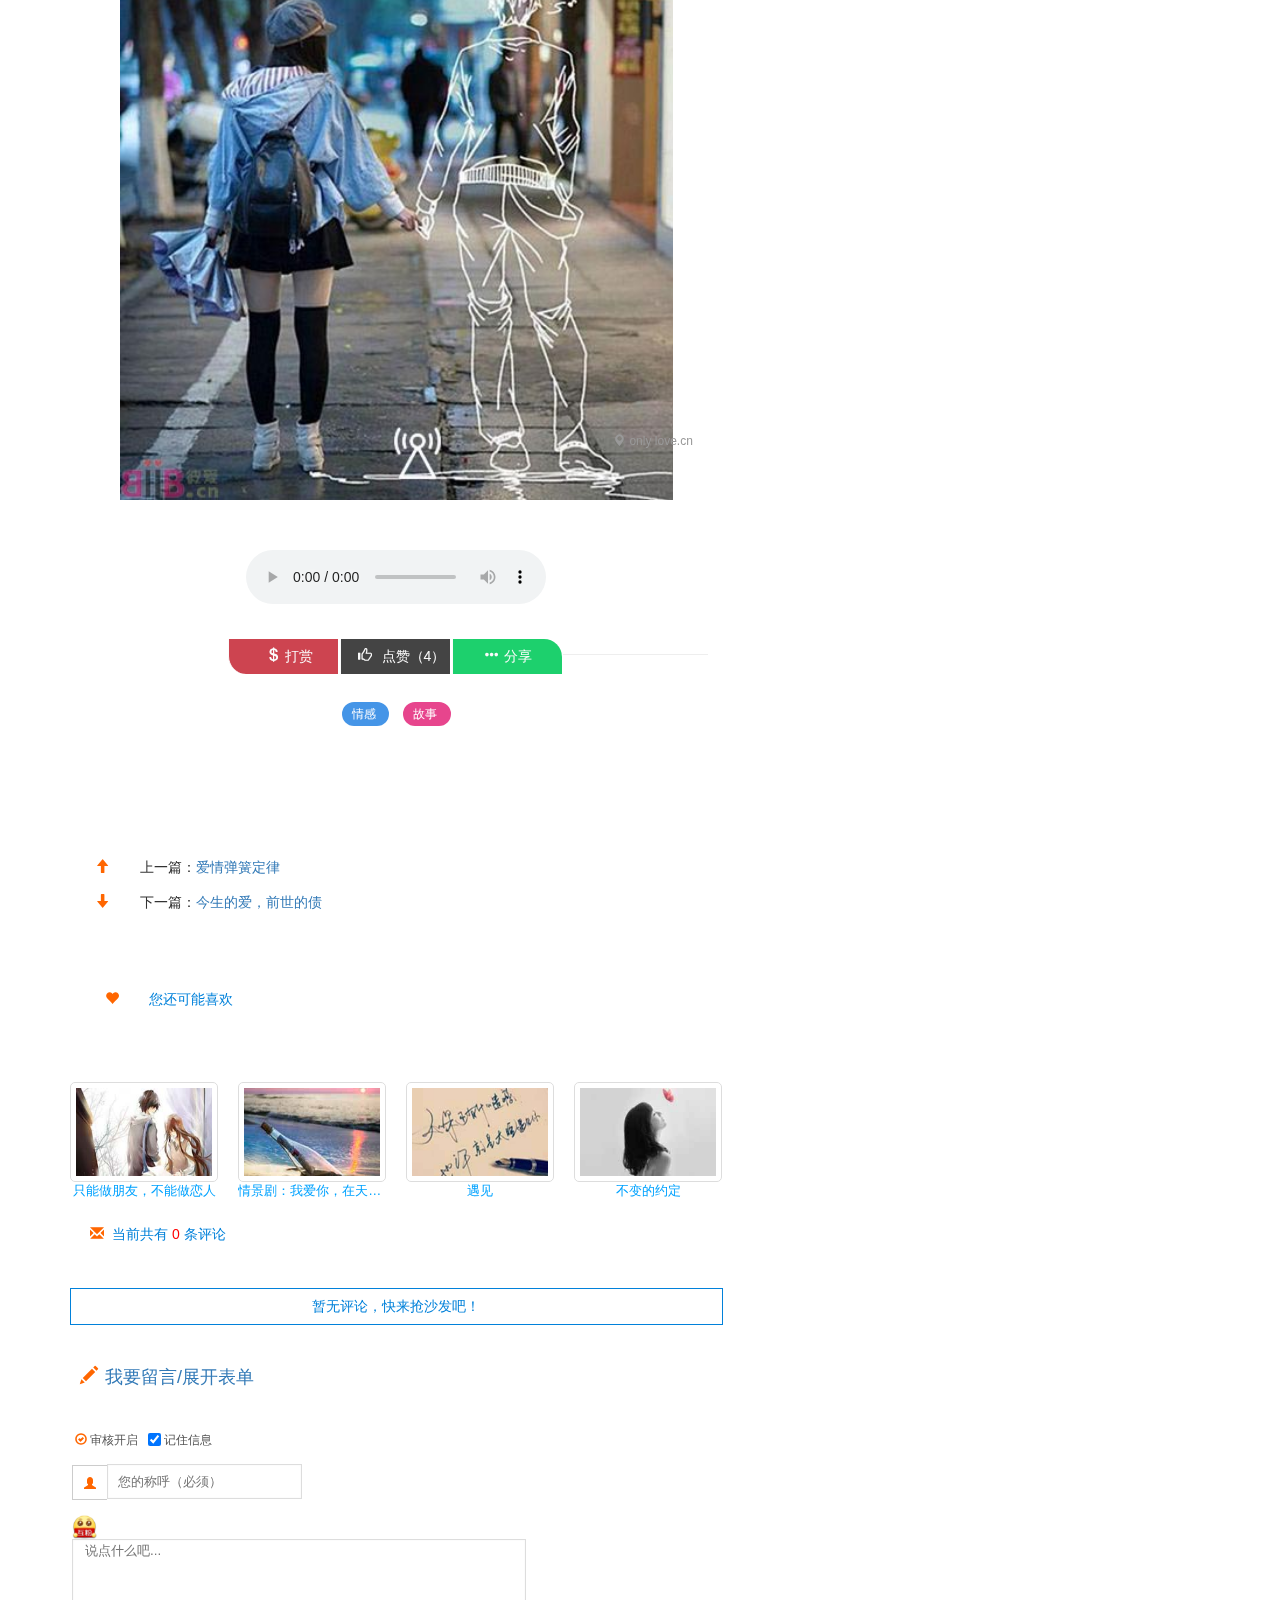
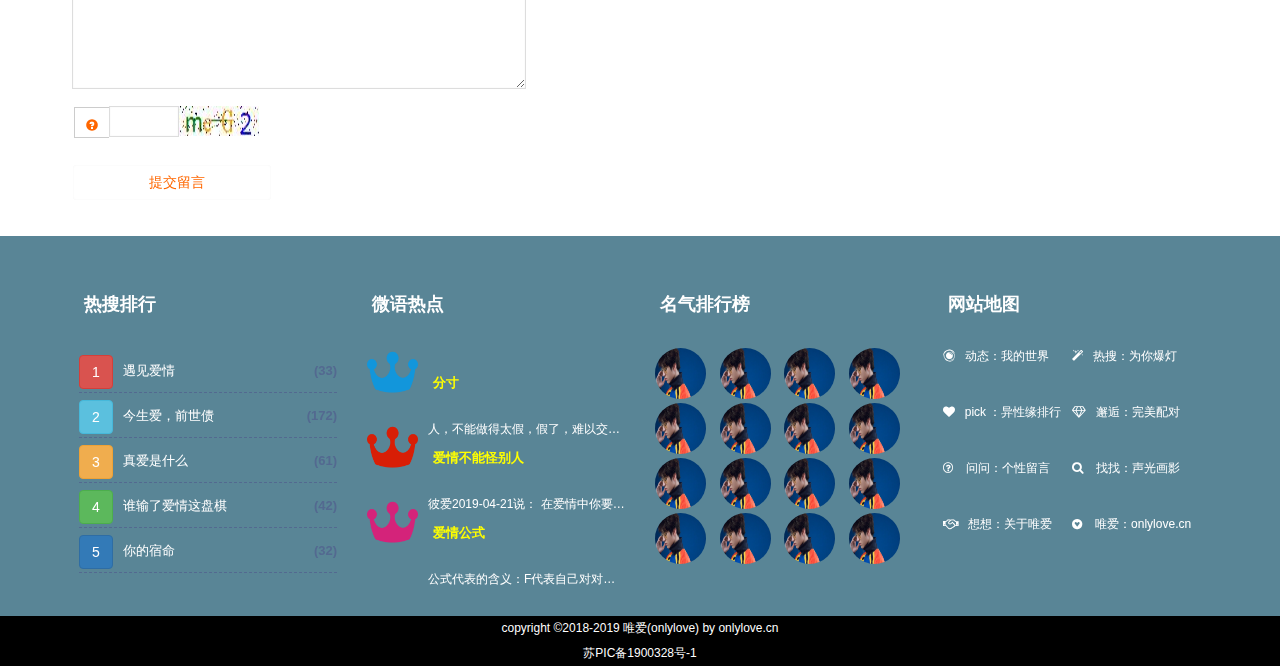
<file: views/c1 copy.html>
<!DOCTYPE html>
<html lang="en">

<head>
    <meta charset="UTF-8">
    <meta name="viewport" content="width=device-width, initial-scale=1.0">
    <meta http-equiv="X-UA-Compatible" content="ie=edge">
    <title>Only Love</title>
    <link rel="stylesheet" href="../plugins/css/font-awesome.css">
    <link rel="stylesheet" href="../plugins/css/bootstrap.css">
    <link rel="stylesheet" href="../css/css3.css">
    <link rel="stylesheet" href="../css/index.css">
    <style>
        .riqi li {
            width: 50px;
            list-style: none;
            float: left;
            font-size: 12px;

        }

        .riqi li:nth-child(1) {
            width: 120px;
        }

        .riqi li i {
            color: rgb(255, 145, 0);
        }

        .riqi li a {
            color: #000;
        }

        .riqi ul {
            display: flex;
            justify-content: center
        }

        .artice-body img {
            margin: 0px;
        }

        .edit-time {
            position: absolute;
            bottom: 0;
            right: 3%;
            color: #999;
            font-size: 12px;
            width: 90px;
            height: 24px;
        }

        .edit-time a {
            color: #999;
        }

        .edit-time i {
            color: #999;
        }

        /* .article-fx {
            width: 620px;
            height: 20px;
        } */

        .article-fx a {
            font-size: 14px;
            background: #1dd06d;
            display: inline-block;
            text-indent: 6px;
        }

        .reward_button {
            float: left;
            width: 110px !important;
            margin: 5px 1px;
            height: 35px !important;
            line-height: 35px !important;
            background-color: #cd4450 !important;
            color: #fbfbfb;
            text-align: center;
            text-decoration: none;
            border-left: 1px solid #fbfbfb;
            transition: all 0.3s;
            -webkit-border-radius: 0 0 0 18px;
        }

        .article-fx a {
            font-size: 14px;
            background: #1dd06d;
        }

        .thumbs_btton {

            float: left;
            width: 110px;
            margin: 5px 1px;
            height: 35px !important;
            line-height: 35px !important;
            background-color: #444 !important;
            color: #fbfbfb !important;
            text-align: center;
            text-decoration: none;
            border-left: 1px solid #fbfbfb;
            transition: all 0.3s;
            -webkit-border-radius: 0 0 0 0px;

        }

        .shareka_button {
            float: left;
            width: 110px !important;
            margin: 5px 1px;
            height: 35px !important;
            line-height: 35px !important;
            background-color: #1dd06d !important;
            color: #fbfbfb !important;
            text-align: center;
            text-decoration: none;
            border-left: 1px solid #fbfbfb;
            transition: all 0.3s;
            -webkit-border-radius: 0 18px 0 0;

        }

        .thumbs_content {
            margin: 0 auto;
            width: 338px;
        }

        .article_tag {
            width: 100%;
            margin: auto;
            padding: 10px 0;
            margin-bottom: 30px;
            background: rgba(255, 255, 255, 0);
            overflow: hidden;
        }

        .article_tag ul {
            margin: auto 0;
            clear: both;
            text-align: center;
            float: none;
            padding: 0;
            list-style: none;
            display: block;
            margin-block-start: 1em;
            margin-block-end: 1em;
            margin-inline-start: 0px;
            margin-inline-end: 0px;
            padding-inline-start: 0px;
        }

        .article_tag ul li:nth-of-type(1) {
            background: #4595e7;
        }

        .article_tag ul li {
            display: inline;
            font-size: 12px;
            border: none;
            padding: 5px 10px;
            margin: 0 5px;
            -webkit-border-radius: 50px;
            text-align: -webkit-match-parent;
        }

        .article_tag ul li:nth-of-type(2) {
            background: #e7458d;
        }

        .article_tag ul li {
            display: inline;
            font-size: 12px;
            border: none;
            padding: 5px 10px;
            margin: 0 5px;
            -webkit-border-radius: 50px;
            text-align: -webkit-match-parent;
        }

        .article_tag ul li a {
            color: #fff
        }

        .shangyip {
            background: rgba(255, 255, 255, 0);
            text-align: left;
            margin: 30px 0;
            padding: 10px 0;
            width: 100%;
            overflow: hidden;
            display: block;
            height: 78px;

        }

        .hengxian {
            /* width: 580px; */
            margin: 20px auto;
            border: 0;
            border-top: 1px solid #eeeeee;
            border-bottom: 1px solid rgba(255, 255, 255, 0.8);
            /* height: 2px; */
        }

        .shangyip span:first-child {
            margin-bottom: 10px;
        }

        .shangyip span {
            display: inline-block;
            /* float: left; */
            width: 100%;
            text-indent: 5px;
            font-size: 14px;
            white-space: nowrap;
            overflow: hidden;
            text-overflow: ellipsis;
        }

        h4 {
            padding: 10px 0;
            margin: 0;
            text-indent: 5px;
            background: rgba(255, 255, 255, 0);
            margin-bottom: 15px;
        }

        .index-title {
            font-size: 14px;
            font-weight: normal;
            color: #0181da;
        }

        .maybe-love ul {
            padding: 0;
            margin: 0;
            list-style: none;
            margin-block-start: 1em;
            margin-block-end: 1em;
            margin-inline-start: 0px;
            margin-inline-end: 0px;
            /* padding-inline-start: 40px; */
            display: block;
            text-align: center;
            margin-left: -1.5%;
            margin-right: -1.5%;
            /* overflow: hidden; */
        }

        .maybe-love ul li {
            float: left;
            text-align: center;
            width: 22%;
            margin: 1.5%;
        }

        .maybe-love ul li {
            float: left;
            text-align: center;
            width: 22%;
            margin: 1.5%;
            display: list-item;
        }

        .maybe-love ul li img {
            width: 100%;
            height: 100px;
            border: 1px solid #ddd;
            box-sizing: border-box;
            -webkit-border-radius: 5px;
            padding: 5px;

        }

        .maybe-love ul li a {
            color: inherit;
            text-decoration: none;
        }

        .maybe-love ul li span {
            font-size: 13px;
            display: inline-block;
            text-align: center;
            white-space: nowrap;
            overflow: hidden;
            text-overflow: ellipsis;
            color: #00a2ff;
            width: 100%;
        }

        .hdmenu li input[type="checkbox"] {
            padding: 0;
            margin: 0;
            border: 1px solid #ccc;
            box-sizing: border-box;
            position: relative;
            top: 2px;
        }

        .input-prepend {
            width: 100%;
            height: 35px;
            margin: 15px 0;
            font-size: 12px;
        }

        .input-prepend i {
            color: rgb(255, 102, 0);
            width: 35px;
            height: 100%;
            background: rgba(255, 255, 255, 0.8);
            border: 1px solid #ccc;
            box-sizing: border-box;
            border-right: none;
            line-height: 35px;
            text-align: center;
            margin: 0;
            float: left;
        }

        .input-prepend input {
            height: 100%;
            margin: 0;
            padding: 0;
            float: left;
            box-sizing: border-box;
            width: 30%;
            line-height: 35px;
        }

        input,
        textarea {
            border: #ddd 1px solid;
            box-shadow: inset 0 0 2px rgba(0, 0, 0, 0.05);
            background: rgba(255, 255, 255, 0.5);
            font-family: 'Microsoft YaHei';
            text-indent: 10px;
            -webkit-transition: all 0.5s;
            outline: none !important;
            -webkit-writing-mode: horizontal-tb !important;
            text-rendering: auto;
            color: initial;
            letter-spacing: normal;
            word-spacing: normal;
            text-transform: none;
            text-shadow: none;
            display: inline-block;
            text-align: start;
            -webkit-appearance: textfield;
            -webkit-rtl-ordering: logical;
            cursor: text;
            font: 400 13.3333px Arial;
        }

        .face-box textarea {
            width: 70%;
            height: 150px;
        }

        .input-prepend {
            width: 100%;
            height: 35px;
            margin: 15px 0;
            font-size: 12px;
        }

        .yzm input {
            width: 70px;
        }

        .feed-sub {
            width: 200px;
            height: 40、px;
            /* padding: 10px 0; */
        }

        .feed-sub input {
            width: 100%;
            height: 100%;
            background: #fff;
            cursor: pointer;
            color: #ff6700;
        }
    </style>
</head>

<body id="bgImg">
    <nav class="navbar navbar-fixed-top myHeader">
        <div class="container">
            <div class="navbar-header">
                <button type="button" class="navbar-toggle collapsed" data-toggle="collapse"
                    data-target="#navbar-collapse" aria-expanded="false">
                    <span class="icon-bar"></span>
                    <span class="icon-bar"></span>
                    <span class="icon-bar"></span>
                </button>
                <a class="navbar-brand logo" href="#"><img src="../imgs/logo1.png" alt=""></a>
            </div>

            <div class="collapse navbar-collapse in" id="navbar-collapse">
                <div class="head-message visible-lg col-lg-3">
                    <i class="fa fa-volume-up" aria-hidden="true"></i>
                    <div id="nav_message">
                        <ul class="mulitline" id="nav_xiaoxi">
                            <li>唯爱(onlyLove): http://www.onlyLove.cn</li>
                            <li>客服QQ: 869537628</li>
                            <li>官方Email: onlyLove@163.cn</li>
                        </ul>
                    </div>
                </div>
                <div class="search1  visible-sm visible-xs">
                    <form>
                        <div class="search-index visible-sm visible-xs">
                            <input name="keywords" type="text" placeholder="请输入关键字" id="keywords"
                                onfocus="this.placeholder=''"
                                onkeydown="if(event.keyCode==13){SiteSearch('/search.html', '#keywords');return false};"
                                onblur="this.placeholder='请输入关键字'" />
                            <i class="fa fa-search"><input class="search_input" value=" " type="submit" /></i>
                        </div>
                    </form>
                </div>
                <ul class="nav navbar-nav navbar-right" id="mymenu">
                    <li id="nav_1">
                        <a href="/index.html">唯爱</a>
                    </li>
                    <li id="nav_2">
                        <a href="#">搜索</a>
                    </li>
                    <li id="nav_3">
                        <!-- <span id="headingOne"> -->
                        <a id="headingOne" href="#"><span style="margin-left: 8px"></span>排行</span><span id="inversion"
                                class="fa fa-chevron-up" aria-hidden="true"></span></a>
                        <!-- </span> -->
                        <div id="collapseOne" class="">
                            <ul id="drop-nav">
                                <li id="nav_77" class="drop_nav_active"><a href="/du/77.html">狂热榜</a></li>
                                <li id="nav_78"><a href="/du/78.html">魅力榜</a></li>
                                <li id="nav_79"><a href="/du/79.html">比翼榜</a></li>
                            </ul>
                        </div>
                    </li>
                    <li id="nav_4">
                        <a href="#">热搜</a>
                    </li>
                    <li id="nav_5">
                        <a href="/shou.html">个人中心</a>
                    </li>
                    <li id="nav_6">
                        <a href="./views/friend.html">消息</a>
                    </li>
                    <li class="col-md-2" id="nav_7">
                        <a href="/link.html">登录</a>
                    </li>

                </ul>
            </div>
        </div>
    </nav>

    <!-- 侧边栏 -->
    <div class="container">
        <div class="row">
            <div class="col-md-12 col-xs-12" style="height: 70px;background-color: transparent"></div>
            <div class="col-md-7 col-xs-12" style="margin-top: 10px">
                <div>
                    <h4 class="title01"
                        style="color: #0181da;font-weight: 700;text-align: center;margin: 20px 0 20px;padding: 15px;">
                        每一个IP地址都是一颗孤独的灵魂</h4>
                </div>
                <div class="col-md-12 col-xs-12" style="background-color: rgba(255,255,255,0.7);padding-top: 10px;">
                    <ul class="riqi col-lg-12">
                        <li class="col-lg-offset-3 col-lg-6 col-xs-offset-2 col-xs-10 "><a title="唯爱 =发表于 2019-07-17"><i
                                    class="glyphicon glyphicon-calendar"></i><time>2019-07-17</time></a></li>
                        <li><a title="本文作者：唯爱"><i class="glyphicon glyphicon-user"></i>唯爱</a></li>
                        <li><a title="评论量"><i class="glyphicon glyphicon-comment"></i>0条</a></li>
                        <li><a title="浏览量"><i class="glyphicon glyphicon-eye-open"></i>(167)</a></li>
                    </ul>
                </div>
                <div class="col-md-12 col-xs-12" style="background-color: rgba(255,255,255,0.7);margin-top: 20px;">
                    <div class="artice-body" style="margin: 0px 19.5px; padding:25px 0px;">
                        <p style="text-align: center;">
                            <a href="../imgs/201907171951271281.jpg">
                                <title>孤独的灵魂-唯爱.jpg</title>
                                <img class="col-lg-offset-4 col-lg-12 col-xs-offset-1 col-xs-12"
                                    style="margin:20px 0px 50px 0px" src="../imgs/201907171951271281.jpg"
                                    alt="孤独的灵魂-唯爱.jpg">
                            </a>
                        </p>
                        <p>
                            <br>
                        </p>
                        <p style="text-indent: 2px;">
                            <span style="font-family: 微软雅黑，;" Microsft YaHei ; font-size:16px;>一九九四年十月，三亚。</span>
                        </p>
                        <p style="text-indent: 2px">
                            <span style="font-family: 微软雅黑，" Microsft YaHei
                                ;font-size:16px;>有时我也除下耳机，走出椰树阴影，在正午时分脱掉鞋，玩堆沙。
                            </span>
                        </p>
                        <p style="text-indent: 2px">
                            <span style="font-family: 微软雅黑，" Microsft YaHei
                                ;font-size:16px;>不知道是谁，在沙滩上堆出来一个半卧的美女，招惹的过往的游客低头仔细观赏。
                            </span>
                        </p>
                        <p style="text-indent: 2px">
                            <span style="font-family: 微软雅黑，" Microsft YaHei
                                ;font-size:16px;>而我喜欢堆沙堡，确切地说应该是“沙城”。随手堆个有模有样的城堡，再围绕着城堡逐一开始建设，在我的沙城里甚至有城市排污管道和饮水净化工厂。
                            </span>
                        </p>
                        <p>
                            <br>
                        </p>
                        <p style="text-indent: 2px">
                            <span style="font-family: 微软雅黑，" Microsft YaHei ;font-size:16px;>太阳不是很毒，又是一天的正午。
                            </span>
                        </p>
                        <p style="text-indent: 2px">
                            <span style="font-family: 微软雅黑，" Microsft YaHei
                                ;font-size:16px;>空气中弥漫着海洋味道，腥和咸的海风吹着海滨的椰子树在日光下摇曳婆娑。
                            </span>
                        </p>
                        <p>
                            <br>
                        </p>
                        <p style="text-indent: 2px">
                            <span style="font-family: 微软雅黑，" Microsft YaHei
                                ;font-size:16px;>海滩上空无一人，在这家滨海的酒店工作有几个月了，工作时间相对其他同事来说是自由的，而在珠海就已熟悉的客户关系经理也做的得心应手。酒店的邱董、林总对我初到来时接手处理的两件事情印象很深，于是我的工作时间就几乎完全由我自己安排了。
                            </span>
                        </p>
                        <p>
                            <br>
                        </p>
                        <p style="text-indent: 2px">
                            <span style="font-family: 微软雅黑，" Microsft YaHei ;font-size:16px;>这是我在三亚的第一年。
                            </span>
                        </p>
                        <p style="text-indent: 2px">
                            <span style="font-family: 微软雅黑，" Microsft YaHei
                                ;font-size:16px;>陕西同乡们时常聚在一起，几乎天天都有饭局。他们大部分是从事酒店、娱乐场所的管理工作，比如老魏、老刘、小索和我，还有就是一支全部是西安人的驻场乐队、三名跑场歌手。
                            </span>
                        </p>
                        <p style="text-indent: 2px">
                            <span style="font-family: 微软雅黑，" Microsft YaHei ;font-size:16px;>每次大家聚会结束各自回自己的地方时，我又能感觉到孤单。
                            </span>
                        </p>
                        <p style="text-indent: 2px">
                            <span style="font-family: 微软雅黑，" Microsft YaHei
                                ;font-size:16px;>渐渐地，习惯了独自在海滩散步，习惯了看风景，有海浪也有形形色色的人，也越来越喜欢堆沙，喜欢那细腻的沙在掌中与手指温柔摩擦时的感觉。
                            </span>
                        </p>
                        <p style="text-indent: 2px">
                            <span style="font-family: 微软雅黑，" Microsft YaHei
                                ;font-size:16px;>孤独与我如影随形，我心在堆沙中重返平静。寂静无声，只有海浪冲刷沙滩。而树下，戴着太阳镜，我斜躺在石椅上，独享这珍贵的寂寥。
                            </span>
                        </p>
                        <p>
                            <br>
                        </p>
                        <p style="text-align: center;">
                            <a href="../imgs/海边.jpg">
                                <title>孤独的灵魂-唯爱.jpg</title>
                                <img class="col-lg-offset-4 col-lg-12 col-xs-offset-1 col-xs-12 "
                                    style="margin:20px 0px 50px 0px" src="../imgs/海边.jpg" alt="孤独的灵魂-唯爱.jpg">
                            </a>
                        </p>
                        <p>
                            <br>
                        </p>
                        <p style="text-indent: 2px">
                            <span style="font-family: 微软雅黑，" Microsft YaHei ;font-size:16px;>一双白皙而迷人的赤足出现在我眼前。
                            </span>
                        </p>
                        <p style="text-indent: 2px">
                            <span style="font-family: 微软雅黑，" Microsft YaHei
                                ;font-size:16px;>坐起身，仰起脸，我听凭这个任长发披散的女子笑迷迷地打量。
                            </span>
                        </p>
                        <p style="text-indent: 2px">
                            <span style="font-family: 微软雅黑，" Microsft YaHei ;font-size:16px;>逆光处，看不清她乌黑的大眼睛，她的漂亮与纯净。
                            </span>
                        </p>
                        <p style="text-indent: 2px">
                            <span style="font-family: 微软雅黑，" Microsft YaHei ;font-size:16px;>“一起堆沙，好吗？”
                            </span>
                        </p>
                        <p style="text-indent: 2px">
                            <span style="font-family: 微软雅黑，" Microsft YaHei ;font-size:16px;>我摇头，“现在太晒了。”
                            </span>
                        </p>
                        <p style="text-indent: 2px">
                            <span style="font-family: 微软雅黑，" Microsft YaHei ;font-size:16px;>她扭头看看海滩，点点头。
                            </span>
                        </p>
                        <p style="text-indent: 2px">
                            <span style="font-family: 微软雅黑，" Microsft YaHei ;font-size:16px;>“不请我坐下来？”
                            </span>
                        </p>
                        <p>
                            <br>
                        </p>
                        <p style="text-indent: 2px">
                            <span style="font-family: 微软雅黑，" Microsft YaHei ;font-size:16px;>太阳开始西斜的时候，我决定走出树阴和她一起堆沙。
                            </span>
                        </p>
                        <p style="text-indent: 2px">
                            <span style="font-family: 微软雅黑，" Microsft YaHei
                                ;font-size:16px;>沙子还是有些烫。看着她手里拎着的凉鞋，我禁不住说：“海伦(Helen)你穿上鞋吧，沙子很烫。”
                            </span>
                        </p>
                        <p style="text-indent: 2px">
                            <span style="font-family: 微软雅黑，" Microsft YaHei ;font-size:16px;>而她，笑眯眯地看我，直到我低头。
                            </span>
                        </p>
                        <p>
                            <br>
                        </p>
                        <p style="text-indent: 2px">
                            <span style="font-family: 微软雅黑，" Microsft YaHei ;font-size:16px;>关于她，在树下的石头长椅上她讲了很多：
                            </span>
                        </p>
                        <p style="text-indent: 2px">
                            <span style="font-family: 微软雅黑，" Microsft YaHei
                                ;font-size:16px;>从英国拿到经济学硕士，回国打算与恋爱五年的男友结婚，然后再找家外资企业工作。
                            </span>
                        </p>
                        <p style="text-indent: 2px">
                            <span style="font-family: 微软雅黑，" Microsft YaHei ;font-size:16px;>当她回到沈阳，却发现她的他早已经不再只属于她了。
                            </span>
                        </p>
                        <p>
                            <br>
                        </p>
                        <p style="text-indent: 2px">
                            <span style="font-family: 微软雅黑，" Microsft YaHei
                                ;font-size:16px;>海伦说：离开沈阳去英国后不久，他（男朋友）开始酗酒，很严重的酗酒。单位里唯一的一辆奔驰在他酒后驾驶撞到了树上，车上的三位外方代表全部受伤，一位伤势严重。他的父亲动用了有力的关系才阻止了他被那家大公司解雇的命运。后来在半年区域销售会议上，他被通知由于所负责的地区销售业绩不佳，免除了他的区域经理的职务。
                            </span>
                        </p>
                        <p style="text-indent: 2px">
                            <span style="font-family: 微软雅黑，" Microsft YaHei ;font-size:16px;>海伦说那个时候起，他（男朋友）一蹶不振……
                            </span>
                        </p>
                        <p>
                            <br>
                        </p>
                        <p style="text-align: center;">
                            <a href="../imgs/海边人物.jpg">
                                <title>孤独的灵魂-唯爱.jpg</title>
                                <img class="col-lg-offset-4 col-lg-12 col-xs-offset-1 col-xs-12 "
                                    style="margin:20px 0px 50px 0px" src="../imgs/海边人物.jpg" alt="孤独的灵魂-唯爱.jpg">
                            </a>
                        </p>
                        <p>
                            <br>
                        </p>
                        <p style="text-indent: 2px">
                            <span style="font-family: 微软雅黑，" Microsft YaHei
                                ;font-size:16px;>&nbsp&nbsp&nbsp&nbsp&nbsp&nbsp海伦点燃我递给她的香烟，继续讲述：那个冬天他（男朋友）说是他经历的最寒冷的一个冬天，大雪覆盖了整个城市的每个角落。大年初五他（男朋友）从同学家聚会出来，又想喝点酒，于是，一个人到闹市找了间酒吧喝酒，直到被酒吧老板轰到街上。外面下着大雪，他跌跌撞撞地横穿马路想拦一部出租车，可一辆车却把他撞倒了。他在医院病床上醒来看到的第一个人就是肇事者，一个当时就自己开了三家饭店的女人。他在她那里得到安慰，也得到了爱。
                            </span>
                        </p>
                        <p style="text-indent: 2px">
                            <span style="font-family: 微软雅黑，" Microsft YaHei
                                ;font-size:16px;>&nbsp&nbsp&nbsp&nbsp&nbsp&nbsp在我（Helen）回沈阳的一年前，他（男朋友）已经完全戒酒，任何场合都只喝矿泉水。再后来，他们领了结婚证。他（男朋友）辞掉了那家大公司的工作，通过他父亲的关系，在黄金地段搞到一块地皮，和她办了一家公司，成了沈阳最年轻的地产商……
                            </span>
                        </p>
                        <p>
                            <br>
                        </p>
                        <p style="text-indent: 2px">
                            <span style="font-family: 微软雅黑，" Microsft YaHei ;font-size:16px;>海伦讲到这里显得若有所思，任烟头烫到微微颤抖的手指。
                            </span>
                        </p>
                        <p style="text-indent: 2px">
                            <span style="font-family: 微软雅黑，" Microsft YaHei ;font-size:16px;>“你能喝酒吗，酒量是不是很厉害吧？”海伦问我。
                            </span>
                        </p>
                        <p style="text-indent: 2px">
                            <span style="font-family: 微软雅黑，" Microsft YaHei ;font-size:16px;>我苦笑着摇摇头，“在伦敦我从来不喝酒。”
                            </span>
                        </p>
                        <p style="text-indent: 2px">
                            <span style="font-family: 微软雅黑，" Microsft YaHei
                                ;font-size:16px;>海伦陷入沉思，笑笑说：“现在我一次能喝掉整瓶的烧刀子，没一点事。”
                            </span>
                        </p>
                        <p style="text-indent: 2px">
                            <span style="font-family: 微软雅黑，" Microsft YaHei ;font-size:16px;>我保持沉默。
                            </span>
                        </p>
                        <p style="text-indent: 2px">
                            <span style="font-family: 微软雅黑，" Microsft YaHei ;font-size:16px;>“你堆沙是吗？我第一天到海滩游泳就看到你在堆沙。”
                            </span>
                        </p>
                        <p style="text-indent: 2px">
                            <span style="font-family: 微软雅黑，" Microsft YaHei ;font-size:16px;>海伦想起什么似的，笑着问我。
                            </span>
                        </p>
                        <p style="text-indent: 2px">
                            <span style="font-family: 微软雅黑，" Microsft YaHei ;font-size:16px;>我有些尴尬，点点头。
                            </span>
                        </p>
                        <p style="text-indent: 2px">
                            <span style="font-family: 微软雅黑，" Microsft YaHei
                                ;font-size:16px;>暖暖的沙滩热乎乎的叫人想躺下好好伸展一下。并肩坐下，她久久不动，只是看着大海的远方。
                            </span>
                        </p>
                        <p style="text-indent: 2px">
                            <span style="font-family: 微软雅黑，" Microsft YaHei ;font-size:16px;>“我们堆城堡，好不好？”她说。
                            </span>
                        </p>
                        <p style="text-indent: 2px">
                            <span style="font-family: 微软雅黑，" Microsft YaHei ;font-size:16px;>“好！”
                            </span>
                        </p>
                        <p style="text-indent: 2px">
                            <span style="font-family: 微软雅黑，" Microsft YaHei ;font-size:16px;>“好！”
                            </span>
                        </p>
                        <p>
                            <br>
                        </p>
                        <p style="text-align: center;">
                            <a href="../imgs/沙雕.jpg">
                                <title>孤独的灵魂-唯爱.jpg</title>
                                <img class="col-lg-offset-4 col-lg-12 col-xs-offset-1 col-xs-12 "
                                    style="margin:20px 0px 50px 0px" src="../imgs/沙雕.jpg" alt="孤独的灵魂-唯爱.jpg">
                            </a>
                        </p>
                        <p>
                            <br>
                        </p>
                        <p style="text-indent: 2px">
                            <span style="font-family: 微软雅黑，" Microsft YaHei ;font-size:16px;>渐渐的出现了几个游客模样的人兴致勃勃地围观。
                            </span>
                        </p>
                        <p style="text-indent: 2px">
                            <span style="font-family: 微软雅黑，" Microsft YaHei ;font-size:16px;>城堡有了模样，面积很大。
                            </span>
                        </p>
                        <p style="text-indent: 2px">
                            <span style="font-family: 微软雅黑，" Microsft YaHei
                                ;font-size:16px;>她还在城堡上用捡来的冰淇淋棒找合适的位置勾勒出一扇扇窗户，惹的几个和她一样不知疲倦的过客们赞叹她的仔细。
                            </span>
                        </p>
                        <p>
                            <br>
                        </p>
                        <p style="text-indent: 2px">
                            <span style="font-family: 微软雅黑，" Microsft YaHei ;font-size:16px;>夜晚降临，自助烧烤和海滩舞会就要开始。
                            </span>
                        </p>
                        <p style="text-indent: 2px">
                            <span style="font-family: 微软雅黑，" Microsft YaHei
                                ;font-size:16px;>远远的，看见她换了比基尼泳装从大堂蹦跳着冲向这边，那白皙的肌肤在月光下散发着淡淡的光晕。
                            </span>
                        </p>
                        <p style="text-indent: 2px">
                            <span style="font-family: 微软雅黑，" Microsft YaHei
                                ;font-size:16px;>海滩、月光总是会给人无限的遐思吧！可能大海，可能在远方，爱也就在那一刻吧。
                            </span>
                        </p>
                        <p style="text-indent: 2px">
                            <span style="font-family: 微软雅黑，" Microsft YaHei ;font-size:16px;>到了身前，深深的看我，海伦仰头问我：“喜欢我吗？”
                                我使劲地点点头。
                            </span>
                        </p>
                        <p style="text-indent: 2px">
                            <span style="font-family: 微软雅黑，" Microsft YaHei
                                ;font-size:16px;>当海滩上再次寂静时，只有海风怂恿着海浪，一次次的冲击沙滩，远处海面上的渔船灯光点点。
                            </span>
                        </p>
                        <p style="text-indent: 2px">
                            <span style="font-family: 微软雅黑，" Microsft YaHei ;font-size:16px;>海伦突然说：“我想和你永远在一起！”
                            </span>
                        </p>
                        <p style="text-indent: 2px">
                            <span style="font-family: 微软雅黑，" Microsft YaHei ;font-size:16px;>我沉默。
                            </span>
                        </p>
                        <p style="text-indent: 2px">
                            <span style="font-family: 微软雅黑，" Microsft YaHei
                                ;font-size:16px;>海伦似乎并不在意我的沉默，她忘情的说：“你是我生命中第二个男人。”
                            </span>
                        </p>
                        <p style="text-indent: 2px">
                            <span style="font-family: 微软雅黑，" Microsft YaHei ;font-size:16px;>我问自己：永远到底有多远？
                            </span>
                        </p>
                        <p>
                            <br>
                        </p>
                        <p style="text-align: center;">
                            <a href="../imgs/沙滩.jpg">
                                <title>孤独的灵魂-唯爱.jpg</title>
                                <img class="col-lg-offset-4 col-lg-12 col-xs-offset-1 col-xs-12 "
                                    style="margin:20px 0px 50px 0px" src="../imgs/沙滩.jpg" alt="孤独的灵魂-唯爱.jpg">
                            </a>
                        </p>
                        <p>
                            <br>
                        </p>
                        <p style="text-indent: 2px">
                            <span style="font-family: 微软雅黑，" Microsft YaHei
                                ;font-size:16px;>第二天下午的时候老魏打来电话，问我为什么没有回去，是不是有艳遇？说有艳遇，也给他介绍认识啊。
                            </span>
                        </p>
                        <p style="text-indent: 2px">
                            <span style="font-family: 微软雅黑，" Microsft YaHei ;font-size:16px;>应了老魏晚上在商品街的“东北王”吃饭。
                            </span>
                        </p>
                        <p style="text-indent: 2px">
                            <span style="font-family: 微软雅黑，" Microsft YaHei ;font-size:16px;>海伦令在场的人惊艳。
                            </span>
                        </p>
                        <p style="text-indent: 2px">
                            <span style="font-family: 微软雅黑，" Microsft YaHei
                                ;font-size:16px;>“大家好，我就是你们庄臣的那个艳遇。”她的这句开场白更是叫男人们大声叫好。
                            </span>
                        </p>
                        <p style="text-indent: 2px">
                            <span style="font-family: 微软雅黑，" Microsft YaHei
                                ;font-size:16px;>几天里，我接的电话几乎全是找她的，都是我的朋友和老乡。不是今天晚饭想吃东山羊还是文昌鸡，就是我们这里开了新场子来看啊……诸如此类，我们两个人天天参加各式的活动和聚会。
                            </span>
                        </p>
                        <p style="text-indent: 2px">
                            <span style="font-family: 微软雅黑，" Microsft YaHei ;font-size:16px;>海伦再没有向我提出堆沙，我也决口不问她的往事。
                            </span>
                        </p>
                        <p>
                            <br>
                        </p>
                        <p style="text-indent: 2px">
                            <span style="font-family: 微软雅黑，" Microsft YaHei ;font-size:16px;>三亚的阴天，难得。
                            </span>
                        </p>
                        <p style="text-indent: 2px">
                            <span style="font-family: 微软雅黑，" Microsft YaHei ;font-size:16px;>凤凰机场显得更加冷清。
                            </span>
                        </p>
                        <p style="text-indent: 2px">
                            <span style="font-family: 微软雅黑，" Microsft YaHei
                                ;font-size:16px;>“爱我就和我在一起！”海伦乌黑的眼睛还是亮晶晶的让陶醉，她又一次地问我，那目光却显得有些暗淡了。
                            </span>
                        </p>
                        <p style="text-indent: 2px">
                            <span style="font-family: 微软雅黑，" Microsft YaHei ;font-size:16px;>“我爱你！”我毫不犹豫地回答。
                            </span>
                        </p>
                        <p style="text-indent: 2px">
                            <span style="font-family: 微软雅黑，" Microsft YaHei
                                ;font-size:16px;>“离开三亚这个小地方，你要喜欢的话，等我们老了再回来定居，和老魏他们在一起，好吗？”期待，再次在她眼中熠熠生辉。
                            </span>
                        </p>
                        <p style="text-indent: 2px">
                            <span style="font-family: 微软雅黑，" Microsft YaHei ;font-size:16px;>“既然爱我，就永远和我在一起，是吗？”
                            </span>
                        </p>
                        <p style="text-indent: 2px">
                            <span style="font-family: 微软雅黑，" Microsft YaHei ;font-size:16px;>对面她的问话，我无言以对。
                            </span>
                        </p>
                        <p style="text-indent: 2px">
                            <span style="font-family: 微软雅黑，" Microsft YaHei
                                ;font-size:16px;>她的目光开始咄咄逼人，肩膀也耸起。我不喜欢这样子的她——一副不可一世的架势。但我何曾没有这样过呢，对那个我曾深爱的女人。
                            </span>
                        </p>
                        <p style="text-indent: 2px">
                            <span style="font-family: 微软雅黑，" Microsft YaHei
                                ;font-size:16px;>眼泪正在一滴滴烫伤着我的心，“机场广播员换人了？那声音变了。”我扭头说道。
                            </span>
                        </p>
                        <p>
                            <br>
                        </p>
                        <p style="text-indent: 2px">
                            <span style="font-family: 微软雅黑，" Microsft YaHei ;font-size:16px;>一九九九年平安夜，贵阳。
                            </span>
                        </p>
                        <p style="text-indent: 2px">
                            <span style="font-family: 微软雅黑，" Microsft YaHei
                                ;font-size:16px;>从黔灵山上下来，贵阳城已经灯火辉煌。不想回房间，便让电梯在四楼停下，走到我的办公室，打开电脑，上网。
                            </span>
                        </p>
                        <p style="text-indent: 2px">
                            <span style="font-family: 微软雅黑，" Microsft YaHei ;font-size:16px;>网上显示海伦在线，“你好吗？”我敲出一行字。
                            </span>
                        </p>
                        <p style="text-indent: 2px">
                            <span style="font-family: 微软雅黑，" Microsft YaHei ;font-size:16px;>那边的回答：“好。”
                            </span>
                        </p>
                        <p style="text-indent: 2px">
                            <span style="font-family: 微软雅黑，" Microsft YaHei ;font-size:16px;>中央空调的噪音小的多了。
                            </span>
                        </p>
                        <p style="text-indent: 2px">
                            <span style="font-family: 微软雅黑，" Microsft YaHei
                                ;font-size:16px;>她写：“你还是要城市，哪怕是你用沙子堆成的，还是不要城堡，即便它是现实中我们的城堡？”
                            </span>
                        </p>
                        <p style="text-indent: 2px">
                            <span style="font-family: 微软雅黑，" Microsft YaHei ;font-size:16px;>我写：“每一个IP地址都是一颗孤独的灵魂。
                            </span>
                        </p>
                        <p style="text-align: center;">
                            <a href="../imgs/有水印.jpg">
                                <title>孤独的灵魂-唯爱.jpg</title>
                                <img class="col-lg-offset-4 col-lg-12 col-xs-offset-1 col-xs-12 "
                                    style="margin:20px 0px 50px 0px" src="../imgs/有水印.jpg" alt="孤独的灵魂-唯爱.jpg">
                            </a>
                        </p>
                        <p>
                            <br>
                        </p>
                        <div class="edit-time" style="margin-bottom: 320px">
                            <a title="唯爱（only love）"><i class="glyphicon glyphicon-map-marker"></i>only love.cn</a>
                        </div>
                        <div style="text-align:center">
                            <audio autoplay="autoplay" loop="loop" preload="auto" controls controls
                                controlslist="nodownload"></audio>
                            <source src="/upload/201907/17/201907172005589953.mp3" type="audio/mpeg">
                            </audio>
                            <!-- <div class="edit-time" style="margin-bottom: 200px">
                                <a title="唯爱（only love）"><i class="glyphicon glyphicon-map-marker"></i>only love.cn</a>
                            </div> -->
                        </div>

                    </div>
                    <div class="article-fx">
                        <div class="thumbs_content">
                            <a class="reward_button" href="javascript;" title onclick="dashangToggle()"><i
                                    class="glyphicon glyphicon-usd"></i>打赏</a>
                            <a class="thumbs_btton" data-id="55" href="#" title>
                                <i class="glyphicon glyphicon-thumbs-up zan_logo"></i>
                                <span class="zan">点赞（<span class="clear">4</span>）</span>
                            </a>
                            <a class="fx-btn shareka_button" href=""><i
                                    class="glyphicon glyphicon-option-horizontal"></i>分享&nbsp;&nbsp;&nbsp;</a>
                            <span class="clear"></span>
                        </div>
                    </div>
                    <hr class="hengxian">
                    <div class="article_tag" style="">
                        <ul>
                            <li><a href="#">情感</a>&nbsp;</li>
                            <li><a href="#">故事</a>&nbsp;</li>
                        </ul>
                    </div>

                </div>
                <div class="col-md-12 col-xs-12" style="background-color: rgba(255,255,255,0.7);margin-top: 40px;">
                    <div class="shangyip">
                        <span>
                            <i class="glyphicon glyphicon-arrow-up" style="  color: rgb(255, 102, 0);"></i>上一篇：<a
                                href="#" title>爱情弹簧定律</a>
                        </span>
                        <span><i class="glyphicon glyphicon-arrow-down" style="  color: rgb(255, 102, 0);"></i>下一篇：<a
                                href="#" title>今生的爱，前世的债</a>
                        </span>
                    </div>
                </div>
                <div class="col-md-12 col-xs-12 maybe"
                    style="background-color: rgba(255,255,255,0.7);margin: 0;margin-top: 25px;">
                    <h4 class="index-title" style="background: 0px"><i class="glyphicon glyphicon-heart"
                            style="  color: rgb(255, 102, 0);"></i>您还可能喜欢</h4>
                </div>
                <div class="col-md-12 col-xs-12 maybe-love"
                    style="background-color: rgba(255,255,255,0);margin-top: 25px;padding: 0;">
                    <ul>
                        <li><a href="" title><img src="../imgs/ren.jpg" alt="只能做朋友，不能做恋人"><span>只能做朋友，不能做恋人</span></a>
                        </li>
                        <li><a href="" title><img src="../imgs/riluo.jpg"
                                    alt="情景剧：我爱你，在天堂等我！"><span>情景剧：我爱你，在天堂等我！</span></a></li>
                        <li><a href="" title><img src="../imgs/zi.jpg" alt="遇见"><span>遇见</span></a></li>
                        <li><a href="" title><img src="../imgs/nvren.jpg" alt="不变的约定"><span>不变的约定</span></a></li>
                    </ul>
                </div>
                <div class="col-md-12 col-xs-12 maybe-01" style="margin-top: 20px;padding: 0px;margin: 0;">
                    <h4 class="index-title">
                        <i class="glyphicon glyphicon-envelope"
                            style="color: rgb(255, 102, 0);margin: 0px 8px 0px 0px;"></i>当前共有<span>
                            <font color="red">0</font>
                        </span>条评论
                    </h4>
                </div>
                <div class="col-md-12 col-xs-12 maybe-01" style="margin-top: 20px;padding: 0;">
                    <ul class="commentlist" style="padding: 0">
                        <p
                            style="line-height: 35px;text-align:center;border:1px solid #0181da;color:#0181DA;padding: 0;">
                            暂无评论，快来抢沙发吧！</p>
                    </ul>
                </div>
                <div class="col-md-12 col-xs-12"
                    style="background-color: rgba(255,255,255,0.7);margin-top: 10px;padding: 2px;">
                    <h3 class="form-btn blue-text"
                        style="color: #0181da;font-size: 18px;font-weight: normal;margin-top: 10px;padding: 1px;">
                        <a href="#" title>
                            <i class="glyphicon glyphicon-pencil"
                                style="color: rgb(255, 102, 0);margin: 5px;padding: 2px;"></i>我要留言/展开表单
                        </a>
                    </h3>
                </div>
                <div class="col-md-12 col-xs-12"
                    style="background-color: rgba(255,255,255,0);margin-top: 10px;padding: 2px;">
                    <form id="commentForm" name="commentForm" class="form-box" url="">
                        <ul class="hdmenu"
                            style="width: 100%;text-align: left;padding: 0;margin:0px;list-style: none;margin-block-start: 1em;">
                            <li style="display: inline;font-size: 12px;color: #555;margin: 0 3px;">
                                <i class="glyphicon glyphicon-ok-circle" style="color: rgb(255, 102, 0);margin: 0;"></i>
                                审核开启
                            </li>
                            <li style="display: inline;font-size: 12px;color: #555;margin: 0 3px;">
                                <input name="jizhu" type="checkbox" value="1" checked class="comment-fuxuan">
                                记住信息
                            </li>
                        </ul>
                        <div class="input-prepend">
                            <i class="glyphicon glyphicon-user"></i>
                            <input name="u_name" type="text" id="u_name" value size="16" datatype="*" sucmsg=""
                                placeholder="您的称呼（必须）">
                            <input name="mycity" type="text" id="mycity" value style="display: none ">
                            <span class="Validform_checktip"></span>
                        </div>
                        <div class="face-box">
                            <div id="face-btn">
                                <a href="#" title><img src="../imgs/0.gif" width="25" alt="onlyLove"></a>
                            </div>
                            <textarea name="txtContent" id="txtContent" class="input" datatype="*" sucmsg=""
                                placeholder="说点什么吧..."></textarea>
                        </div>
                        <div class="col-md-12 col-xs-12 input-prepend yzm"
                            style="background-color: rgba(255,255,255,0);margin-top: 10px;padding: 2px;">
                            <i class="glyphicon glyphicon-question-sign"></i>
                            <input id="txtcode" name="txtcode" type="text" datatype="s4-4" errormsg="请输写4位验证码" sucmsg=""
                                onkeydown="if(event.ctrlkey&&event.keycode==13){document.getElementById('btnSubmit').click();return false};">
                            <span title="点击刷新验证码？" style="float:left;" class="img_code">
                                <a href="#" onclick="Togglecode(this,'/tools/verify_code.ashx');return false;" title>
                                    <img src="../imgs/条形码.jpg" width="80" height="30" style="vertical-align:middle;"
                                        alt="">
                                </a>
                            </span>
                            <span class="Validform_checktip"></span>
                    </form>
                </div>
                <div class="col-md-12 col-xs-12 input-prepend yzm"
                    style="background-color: rgba(255,255,255,0);margin-top: 10px;padding: 0px;">
                    <div class="feed-sub" style="padding=10px 0px" ;>
                        <input id="btnSubmit" name="submit" type="submit" class="btn btn-inverse" value="提交留言">
                    </div>
                </div>
            </div>
        </div>


        <div class="col-md-5 col-xs-12 aside-right" style="margin-bottom: 20px;">
            <div class="focusMe">
                <h4><i class="fa fa-heart" style="color:orangered" aria-hidden="true"></i>关注我 <small>focus
                        me</small></h4>
                <section class="sect">
                    <a href="#" class="iconbtn fa fa-download" style="background-color: #3bb9d8;"></a>
                    <a href="#" class="iconbtn fa fa-shopping-cart" style="background-color: #ec6d34;"></a>
                    <a href="#" class="iconbtn fa fa-share-alt" style="background-color: #a0ed36;"></a>
                    <a href="#" class="iconbtn fa fa-envelope" style="background-color: #39d39f;"></a><br>
                </section>
                <section class="sect">
                    <span>资源下载</span>
                    <span>唯爱商城</span>
                    <span>分享本站</span>
                    <span>联系唯爱</span>
                </section>
            </div>
            <div class="col-md-12 col-xs-12" style="background-color: rgba(255,255,255,0.5);">
                <div class="index-login">
                    <div class="logo">
                        <div class="card">
                            <div class="front">
                                <img src="../imgs/bg6.jpg" alt="">
                            </div>
                            <div class="back">
                                <div class="back-content middle">
                                    <h3>唯爱</h3>
                                    <span><i class="fa fa-heart" aria-hidden="true" style="color:orangered;"></i></span>
                                </div>
                            </div>
                        </div>
                    </div>
                    <div class="login">
                        <a href="">登录</a>
                        <a href="">注册</a>
                    </div>
                    <p>你 若 盛 开，蝴 蝶 自 来</p>
                </div>
                <div class="index-data">
                    <ul>
                        <li><strong>521</strong><br><span>运行天数</span></li>
                        <li><strong>13</strong><br><span>近日访客</span></li>
                        <li><strong>215</strong><br><span>文章数量</span></li>
                    </ul>
                </div>
                <div class="search">
                    <input type="text" placeholder="输入关键字搜索">
                    <i class="fa fa-search" style="color:orangered;" aria-hidden="true"></i>
                </div>
                <div class="recentNew">
                    <h4><i class="fa fa-bell" style="color:orangered" aria-hidden="true"></i></i>最近更新
                        <small>recently new</small></h4>
                    <ul>
                        <li><i class="fa fa-book" style="color:orangered" aria-hidden="true"></i><span>
                                <font>分类阅读</font>08-17
                            </span>个人爱好介绍</li>
                        <li><i class="fa fa-heartbeat" style="color:orangered" aria-hidden="true"></i><span>
                                <font>唯爱物语</font>08-16
                            </span>提升生活质量</li>
                        <li><i class="fa fa-cubes" style="color:orangered" aria-hidden="true"></i><span>
                                <font>素材宝库</font>08-14
                            </span>择偶标准</li>
                        <li><i class="fa fa-camera-retro" style="color:orangered" aria-hidden="true"></i><span>
                                <font>美图欣赏</font>08-11
                            </span>爱的誓言</li>
                    </ul>
                </div>
                <div class="saying">
                    <h4><i class="fa fa-coffee" style="color:orangered" aria-hidden="true"></i>说说 <small>say
                            say</small></h4>
                    <ul>
                        <li>
                            <div><span>08-17 </span><b>提升生活质量-定期丢东西</b></div>
                        </li>
                        <li>
                            <div><span>08-10 </span><b>一个人时请坚强</b></div>
                        </li>
                        <li>
                            <div><span>08-10 </span><b>两个人时请包容</b></div>
                        </li>
                    </ul>
                </div>
                <div class="hotSearch">
                    <h4><i class="fa fa-fire" style="color:orangered" aria-hidden="true"></i>热搜 <small>hot
                            search</small></h4>
                    <ul>
                        <li>
                            <div class="hs-container">
                                <div class="circle"></div>
                                <h5>醉卧沙场君莫笑，古来征战几人回</h5>
                                <p>诗的最末两句“醉卧沙场君莫笑，古来征战几人回。”顺着前两句的诗意来看应当是写筵席上的畅饮和劝酒，这样理解的话，全诗无论是在诗意还是诗境上也就自然而然地融会贯通了，过去曾有人认为这两句“作旷达语，倍觉悲痛”。还有人说：“故作豪饮之词，然悲感已极”。话虽不同，但都离不开一个“悲”字。后来更有用低沉、悲凉、感伤、反战等等词语来概括这首诗的思想感情的，依据也是三四两句，特别是末句。“古来征战几人回”，显然是一种夸张的说法。清代施补华说这两句诗：“作悲伤语读便浅，作谐谑语读便妙，在学人领悟。”
                                </p>
                                <a href=""><i class="fa fa-calculator" aria-hidden="true"
                                        style="color:orangered"></i>2018-08-12</a>
                                <a href=""><i class="fa fa-thumbs-up" aria-hidden="true"
                                        style="color:orangered"></i>520</a>
                            </div>
                        </li>
                        <li>
                            <div class="hs-container">
                                <div class="circle"></div>
                                <h5>醉卧沙场君莫笑，古来征战几人回</h5>
                                <p>诗的最末两句“醉卧沙场君莫笑，古来征战几人回。”顺着前两句的诗意来看应当是写筵席上的畅饮和劝酒，这样理解的话，全诗无论是在诗意还是诗境上也就自然而然地融会贯通了，过去曾有人认为这两句“作旷达语，倍觉悲痛”。还有人说：“故作豪饮之词，然悲感已极”。话虽不同，但都离不开一个“悲”字。后来更有用低沉、悲凉、感伤、反战等等词语来概括这首诗的思想感情的，依据也是三四两句，特别是末句。“古来征战几人回”，显然是一种夸张的说法。清代施补华说这两句诗：“作悲伤语读便浅，作谐谑语读便妙，在学人领悟。”
                                </p>
                                <a href=""><i class="fa fa-calculator" aria-hidden="true"
                                        style="color:orangered"></i>2018-08-12</a>
                                <a href=""><i class="fa fa-thumbs-up" aria-hidden="true"
                                        style="color:orangered"></i>520</a>
                            </div>
                        </li>
                        <li>
                            <div class="hs-container">
                                <div class="circle"></div>
                                <h5>醉卧沙场君莫笑，古来征战几人回</h5>
                                <p>诗的最末两句“醉卧沙场君莫笑，古来征战几人回。”顺着前两句的诗意来看应当是写筵席上的畅饮和劝酒，这样理解的话，全诗无论是在诗意还是诗境上也就自然而然地融会贯通了，过去曾有人认为这两句“作旷达语，倍觉悲痛”。还有人说：“故作豪饮之词，然悲感已极”。话虽不同，但都离不开一个“悲”字。后来更有用低沉、悲凉、感伤、反战等等词语来概括这首诗的思想感情的，依据也是三四两句，特别是末句。“古来征战几人回”，显然是一种夸张的说法。清代施补华说这两句诗：“作悲伤语读便浅，作谐谑语读便妙，在学人领悟。”
                                </p>
                                <a href=""><i class="fa fa-calculator" aria-hidden="true"
                                        style="color:orangered"></i>2018-08-12</a>
                                <a href=""><i class="fa fa-thumbs-up" aria-hidden="true"
                                        style="color:orangered"></i>520</a>
                            </div>
                        </li>
                    </ul>
                </div>
                <div class="pop-Rank">
                    <div class="changeOver">
                        <a href="javascript:void(0);" class="love sanjiao"><span><i class="fa fa-heartbeat"
                                    aria-hidden="true" style="color:orangered"></i>
                                狂人榜</span></a>
                        <a href="javascript:void(0);" class="pop sanjiao"><span><i class="fa fa-fire" aria-hidden="true"
                                    style="color:orangered"></i>
                                魅力榜</span></a>
                    </div>
                    <div class="love-rank loveRank">
                        <ul>
                            <li><span>1</span><a href="">涂山红红</a><b>(520)</b></li>
                            <li><span>2</span><a href="">涂山雅雅</a><b>(510)</b></li>
                            <li><span>3</span><a href="">涂山容容</a><b>(500)</b></li>
                            <li><span>4</span><a href="">涂山苏苏</a><b>(490)</b></li>
                            <li><span>5</span><a href="">东方淮竹</a><b>(480)</b></li>
                        </ul>
                    </div>
                    <div class="love-rank popRank">
                        <ul>
                            <li><span>1</span><a href="">东方秦兰</a><b>(520)</b></li>
                            <li><span>2</span><a href="">东方月初</a><b>(510)</b></li>
                            <li><span>3</span><a href="">王权霸业</a><b>(500)</b></li>
                            <li><span>4</span><a href="">王权醉</a><b>(490)</b></li>
                            <li><span>5</span><a href="">王权富贵</a><b>(480)</b></li>
                        </ul>
                    </div>
                </div>
                <div class="interact">
                    <h4><i class="fa fa-comment" style="color:orangered" aria-hidden="true"></i>互动消息
                        <small>interact</small></h4>
                    <div class="media">
                        <div class="media-left">
                            <a href="#">
                                <img class="media-object" src="../imgs/bg1.jpg" alt="..."
                                    style="width: 60px;height:60px">
                            </a>
                        </div>
                        <div class="media-body">
                            <div class="col-md-6 col-xs-6"><i class="fa fa-user" aria-hidden="true"
                                    style="color:orangered"></i>往昔</div>
                            <div class="col-md-offset-0 col-md-6 col-xs-offset-1 col-xs-5">2019-06-12</div>
                            <a href="#" class="msg">彼爱2019-04-21说：
                                在爱情中你要搞清楚，是你喜欢人家，不是人家喜欢你。既然主动了，就算受了天大的委屈，也不能怪任何人，只怪你有本事喜欢人家，没本事让人家喜欢你。</a>
                        </div>
                    </div>
                    <div class="media">
                        <div class="media-left">
                            <a href="#">
                                <img class="media-object" src="../imgs/bg1.jpg" alt="..."
                                    style="width: 60px;height:60px">
                            </a>
                        </div>
                        <div class="media-body">
                            <div class="col-md-6 col-xs-6"><i class="fa fa-user" aria-hidden="true"
                                    style="color:orangered"></i>往昔</div>
                            <div class="col-md-offset-0 col-md-6 col-xs-offset-1 col-xs-5">2019-06-12</div>
                            <a href="#" class="msg">彼爱2019-04-21说：
                                在爱情中你要搞清楚，是你喜欢人家，不是人家喜欢你。既然主动了，就算受了天大的委屈，也不能怪任何人，只怪你有本事喜欢人家，没本事让人家喜欢你。</a>
                        </div>
                    </div>
                    <div class="media">
                        <div class="media-left">
                            <a href="#">
                                <img class="media-object" src="../imgs/bg1.jpg" alt="..."
                                    style="width: 60px;height:60px">
                            </a>
                        </div>
                        <div class="media-body">
                            <div class="col-md-6 col-xs-6"><i class="fa fa-user" aria-hidden="true"
                                    style="color:orangered"></i>往昔</div>
                            <div class="col-md-offset-0 col-md-6 col-xs-offset-1 col-xs-5">2019-06-12</div>
                            <a href="#" class="msg">彼爱2019-04-21说：
                                在爱情中你要搞清楚，是你喜欢人家，不是人家喜欢你。既然主动了，就算受了天大的委屈，也不能怪任何人，只怪你有本事喜欢人家，没本事让人家喜欢你。</a>
                        </div>
                    </div>
                </div>
            </div>


        </div>
    </div>
    </div>
    <a href="#" class="gotop" style="z-index: 20"><i class="fa fa-chevron-up" style="color:#fff"
            aria-hidden="true"></i></a>
    <footer id="myfooter">
        <div class="container-fluid">
            <div class="row" id="footer-top">
                <div id="footer-big">
                    <div class="col-lg-3 col-md-12 col-sm-12 col-xs-12" id="footer-aboutsearch">
                        <h4>热搜排行</h4>
                        <div class="footer-search">
                            <ul>
                                <li><button class="btn btn-danger">1</button><a href="#">遇见爱情</a> <b>(33)</b></li>
                                <li><button class="btn btn-info">2</button><a href="#">今生爱，前世债</a><b>(172)</b></li>
                                <li><button class="btn btn-warning">3</button><a href="#">真爱是什么</a><b>(61)</b></li>
                                <li><button class="btn btn-success">4</button><a href="#">谁输了爱情这盘棋</a><b>(42)</b> </li>
                                <li><button class="btn btn-primary">5</button><a href="#">你的宿命</a> <b>(32)</b></li>
                            </ul>
                        </div>
                    </div>


                    <div class="col-lg-3 col-md-12 col-sm-12 col-xs-12" id="footer-abouthotspot">
                        <h4>微语热点</h4>

                        <div class="footer-hotspot">
                            <ul>
                                <li>
                                    <div class="media">
                                        <div class="media-left">
                                            <a href="#">
                                                <img class="media-object" src="../imgs/huangguan.png" alt="...">
                                            </a>
                                        </div>
                                        <div class="media-body">
                                            <h4 class="media-heading">分寸</h4>
                                            <a
                                                href="#">人，不能做得太假，假了，难以交心；利，不能看得太重，重了，难以明志；情，不能陷得太深，深了，难以自拔；话，不能说得太满，满了，难以圆场；事，不能做得太绝，绝了，难以进退；梦，不能做得太久，久了，难以清醒；调，不能定得太高，高了，难以合声；世，不能看得太清，清了，难以作为。</a>
                                        </div>
                                    </div>
                                <li>
                                    <div class="media">
                                        <div class="media-left">
                                            <a href="#">
                                                <img class="media-object" src="../imgs/huangguan1.png" alt="...">
                                            </a>
                                        </div>
                                        <div class="media-body">
                                            <h4 class="media-heading">爱情不能怪别人</h4>
                                            <a href="#">彼爱2019-04-21说：
                                                在爱情中你要搞清楚，是你喜欢人家，不是人家喜欢你。既然主动了，就算受了天大的委屈，也不能怪任何人，只怪你有本事喜欢人家，没本事让人家喜欢你。</a>
                                        </div>
                                    </div>
                                </li>
                                <li>
                                    <div class="media">
                                        <div class="media-left">
                                            <a href="#">
                                                <img class="media-object" src="../imgs/huangguan2.png" alt="...">
                                            </a>
                                        </div>
                                        <div class="media-body">
                                            <h4 class="media-heading">爱情公式</h4>
                                            <a href="#">
                                                公式代表的含义：F代表自己对对方的好感，Ch代表对方的魅力，P代表看到对方时性激素的分泌量，表现为自己的兴奋程度，C代表自己的信心，I代表亲密程度，SI代表自我形象。按照从1到10的顺序，分别为自己的各个情况打分，然后代入公式即可。</a>
                                        </div>
                                    </div>
                                </li>
                            </ul>
                        </div>
                    </div>
                    <div class="col-lg-3 hidden-md hidden-sm hidden-xs">
                        <div class="footer-aboutfame">
                            <h4>名气排行榜</h4>
                            <div class="footer-fame">
                                <ul>
                                    <li class="col-md-3">
                                        <a href="javascript:void(0);"><img class="footer-mytooltip" title="我爱你，用我的良心"
                                                src="../imgs/4.jpg" alt=""> </a>
                                    </li>
                                    <li class="col-md-3">
                                        <a href="javascript:void(0);"><img class="footer-mytooltip" title="我爱你，用我的良心"
                                                src="../imgs/4.jpg" alt=""> </a>
                                    </li>
                                    <li class="col-md-3">
                                        <a href="javascript:void(0);"><img class="footer-mytooltip" title="我爱你，用我的良心"
                                                src="../imgs/4.jpg" alt=""> </a>
                                    </li>
                                    <li class="col-md-3">
                                        <a href="javascript:void(0);"><img class="footer-mytooltip" title="我爱你，用我的良心"
                                                src="../imgs/4.jpg" alt=""> </a>
                                    </li>
                                    <li class="col-md-3">
                                        <a href="javascript:void(0);"><img class="footer-mytooltip" title="我爱你，用我的良心"
                                                src="../imgs/4.jpg" alt=""> </a>
                                    </li>
                                    <li class="col-md-3">
                                        <a href="javascript:void(0);"><img class="footer-mytooltip" title="我爱你，用我的良心"
                                                src="../imgs/4.jpg" alt=""> </a>
                                    </li>
                                    <li class="col-md-3">
                                        <a href="javascript:void(0);"><img class="footer-mytooltip" title="我爱你，用我的良心"
                                                src="../imgs/4.jpg" alt=""> </a>
                                    </li>
                                    <li class="col-md-3">
                                        <a href="javascript:void(0);"><img class="footer-mytooltip" title="我爱你，用我的良心"
                                                src="../imgs/4.jpg" alt=""> </a>
                                    </li>
                                    <li class="col-md-3">
                                        <a href="javascript:void(0);"><img class="footer-mytooltip" title="我爱你，用我的良心"
                                                src="../imgs/4.jpg" alt=""> </a>
                                    </li>
                                    <li class="col-md-3">
                                        <a href="javascript:void(0);"><img class="footer-mytooltip" title="我爱你，用我的良心"
                                                src="../imgs/4.jpg" alt=""> </a>
                                    </li>
                                    <li class="col-md-3">
                                        <a href="javascript:void(0);"><img class="footer-mytooltip" title="我爱你，用我的良心"
                                                src="../imgs/4.jpg" alt=""> </a>
                                    </li>
                                    <li class="col-md-3">
                                        <a href="javascript:void(0);"><img class="footer-mytooltip" title="我爱你，用我的良心"
                                                src="../imgs/4.jpg" alt=""> </a>
                                    </li>
                                    <li class="col-md-3">
                                        <a href="javascript:void(0);"><img class="footer-mytooltip" title="我爱你，用我的良心"
                                                src="../imgs/4.jpg" alt=""> </a>
                                    </li>
                                    <li class="col-md-3">
                                        <a href="javascript:void(0);"><img class="footer-mytooltip" title="我爱你，用我的良心"
                                                src="../imgs/4.jpg" alt=""> </a>
                                    </li>
                                    <li class="col-md-3">
                                        <a href="javascript:void(0);"><img class="footer-mytooltip" title="我爱你，用我的良心"
                                                src="../imgs/4.jpg" alt=""> </a>
                                    </li>
                                    <li class="col-md-3">
                                        <a href="javascript:void(0);"><img class="footer-mytooltip" title="我爱你，用我的良心"
                                                src="../imgs/4.jpg" alt=""> </a>
                                    </li>
                                    <!-- <span id="tankuang" style="display: none;"></span> -->
                                </ul>
                            </div>
                        </div>
                    </div>
                    <div class="col-lg-3 col-md-12 col-sm-12 col-xs-12">
                        <div class="footer-aboutmap">
                            <h4>网站地图</h4>
                            <div class="footer-map">
                                <ul>
                                    <li class="col-xs-6"><span><i class="fa fa-eercast"
                                                aria-hidden="true"></i>&nbsp;动态：</span>我的世界</li>
                                    <li class="col-xs-6"><span><i class="fa fa-magic"
                                                aria-hidden="true"></i>&nbsp;热搜：</span>为你爆灯</li>
                                    <li class="col-xs-6"><span><i class="fa fa-heart" aria-hidden="true"></i>&nbsp;pick
                                            ：</span>异性缘排行</li>
                                    <li class="col-xs-6"><span><i class="fa fa-diamond"
                                                aria-hidden="true"></i>&nbsp;邂逅：</span>完美配对</li>
                                    <li class="col-xs-6"><span><i class="fa fa-question-circle-o"
                                                aria-hidden="true"></i> </i>&nbsp;问问：</span>个性留言</li>
                                    <li class="col-xs-6"><span><i class="fa fa-search" aria-hidden="true"></i>
                                            &nbsp;找找：</span>声光画影</li>
                                    <li class="col-xs-6"><span><i class="fa fa-handshake-o"
                                                aria-hidden="true"></i>&nbsp;想想：</span>关于唯爱</li>
                                    <li class="col-xs-6"><span><i class="fa fa-gratipay" aria-hidden="true"></i>
                                            &nbsp;唯爱：</span>onlylove.cn</li>
                                </ul>
                            </div>
                        </div>
                    </div>
                </div>
            </div>
            <div class="row" id="footer-bottom">
                <div>
                    <span>copyright &copy;2018-2019 唯爱(onlylove) by onlylove.cn </span>
                    <span>苏PIC备1900328号-1</span>
                </div>
            </div>
        </div>
        </div>

    </footer>
    <!-- 尾栏 -->

    <script src="../plugins/js/jquery-3.4.1.min.js"></script>
    <script src="../plugins/js/bootstrap.js"></script>
    <script src="../js/index.js"></script>

</body>

</html>
</file>
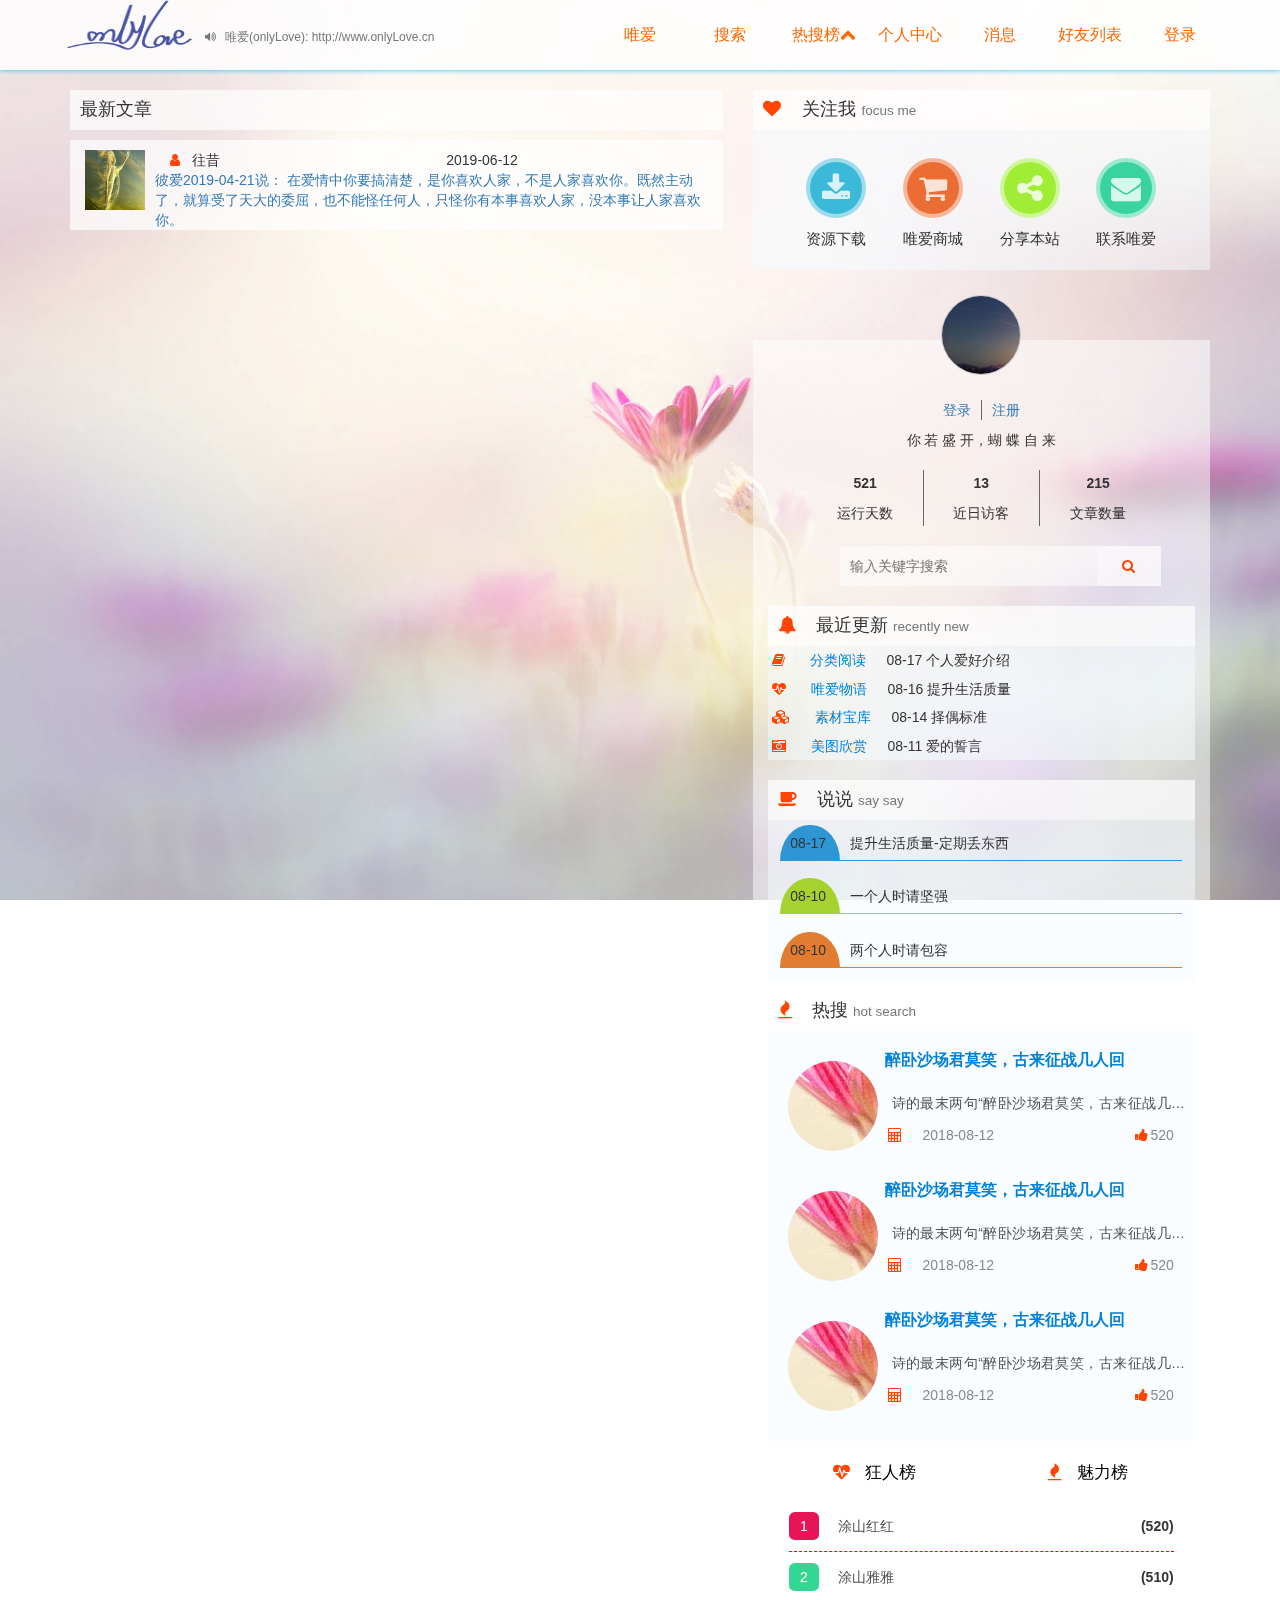
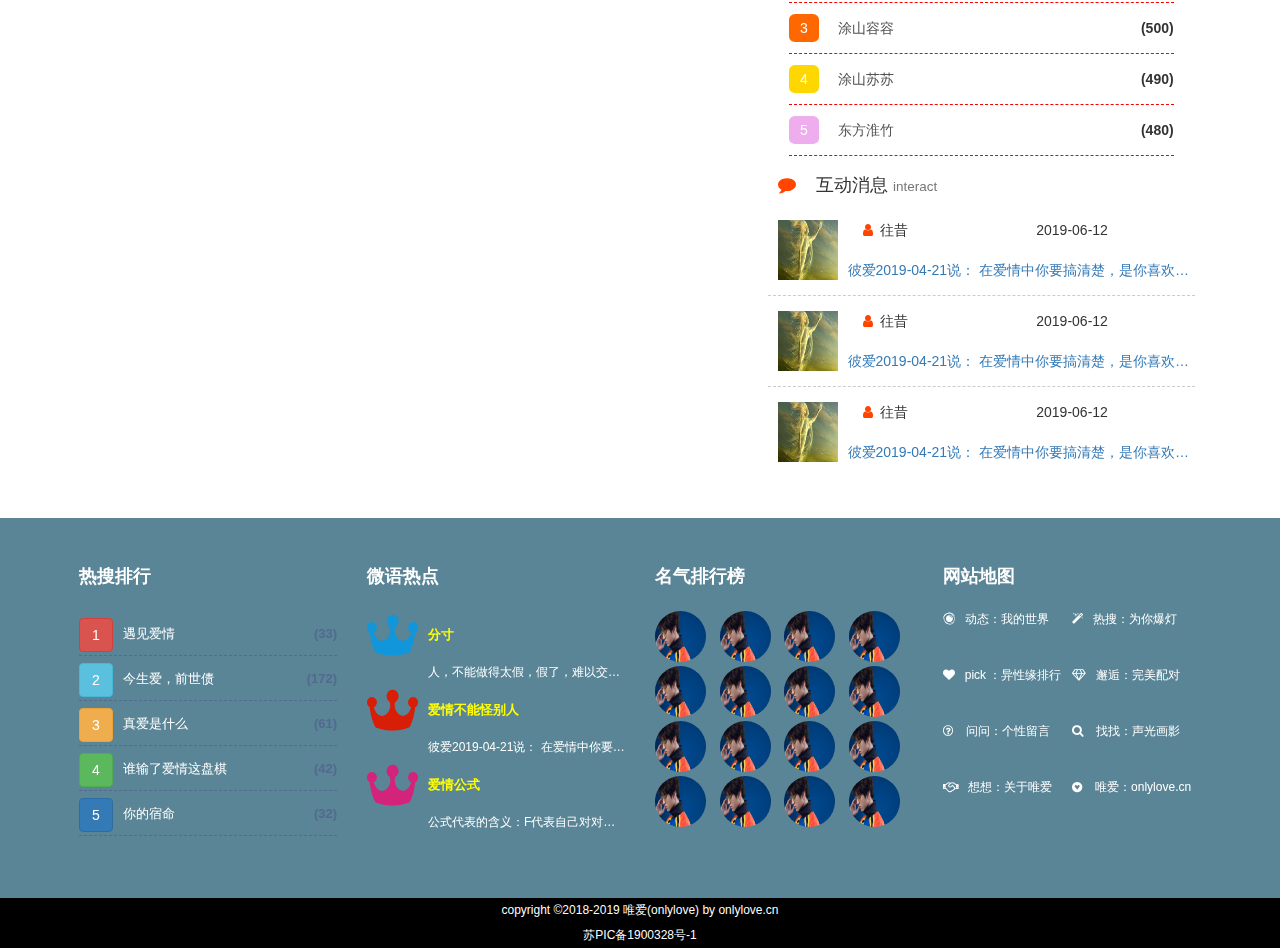
<file: views/c1.html>
<!DOCTYPE html>
<html lang="en">

<head>
    <meta charset="UTF-8">
    <meta name="viewport" content="width=device-width, initial-scale=1.0">
    <meta http-equiv="X-UA-Compatible" content="ie=edge">
    <title>Only Love</title>
    <link rel="stylesheet" href="../plugins/css/font-awesome.css">
    <link rel="stylesheet" href="../plugins/css/bootstrap.css">
    <link rel="stylesheet" href="../css/css3.css">
    <link rel="stylesheet" href="../css/index.css">

</head>

<body id="bgImg">
    <nav class="navbar navbar-fixed-top myHeader">
        <div class="container">
            <div class="navbar-header">
                <button type="button" class="navbar-toggle collapsed" data-toggle="collapse" data-target="#navbar-collapse" aria-expanded="false">
                    <span class="icon-bar"></span>
                    <span class="icon-bar"></span>
                    <span class="icon-bar"></span>
                </button>
                <a class="navbar-brand logo" href="#"><img src="../imgs/logo1.png" alt=""></a>
            </div>

            <div class="collapse navbar-collapse in" id="navbar-collapse">
                <div class="head-message visible-lg col-lg-3">
                    <i class="fa fa-volume-up" aria-hidden="true"></i>
                    <div id="nav_message">
                        <ul class="mulitline" id="nav_xiaoxi">
                            <li>唯爱(onlyLove): http://www.onlyLove.cn</li>
                            <li>客服QQ: 869537628</li>
                            <li>官方Email: onlyLove@163.cn</li>
                        </ul>
                    </div>
                </div>
                <div class="search1  visible-sm visible-xs">
                    <form>
                        <div class="search-index visible-sm visible-xs">
                            <input name="keywords" type="text" placeholder="请输入关键字" id="keywords" onfocus="this.placeholder=''" onkeydown="if(event.keyCode==13){SiteSearch('/search.html', '#keywords');return false};" onblur="this.placeholder='请输入关键字'" />
                            <i class="fa fa-search"><input class="search_input" value=" " type="submit" /></i>
                        </div>
                    </form>
                </div>
                <ul class="nav navbar-nav navbar-right" id="mymenu">
                    <li id="nav_1">
                        <a href="/index.html">唯爱</a>
                    </li>
                    <li id="nav_2">
                        <a href="#">搜索</a>
                    </li>
                    <li id="nav_3">
                        <!-- <span id="headingOne"> -->
                        <a id="headingOne" href="#"><span style="margin-left: 8px"></span>热搜榜</span><span class="fa fa-chevron-up" aria-hidden="true"></span></a>
                        <!-- </span> -->
                        <div id="collapseOne" class="">
                            <ul id="drop-nav">
                                <li id="nav_77" class="drop_nav_active"><a href="/du/77.html">人气热搜</a></li>
                                <li id="nav_78"><a href="/du/78.html">异性缘排行</a></li>
                                <li id="nav_79"><a href="/du/79.html">完美配对</a></li>
                            </ul>
                        </div>
                    </li>
                    <li id="nav_4">
                        <a href="#">个人中心</a>
                    </li>
                    <li id="nav_5">
                        <a href="/shou.html">消息</a>
                    </li>
                    <li id="nav_6">
                        <a href="./views/friend.html">好友列表</a>
                    </li>
                    <li class="col-md-2" id="nav_7">
                        <a href="/link.html">登录</a>
                    </li>

                </ul>
            </div>
        </div>
    </nav>

    <!-- 侧边栏 -->
    <div class="container">
        <div class="row">
            <div class="col-md-12 col-xs-12" style="height: 70px;background-color: transparent"></div>
            <div class="col-md-7 col-xs-12" style="margin-top: 10px">
                <div>
                    <h4>最新文章</h4>
                </div>
                <div class="col-md-12 col-xs-12" style="background-color: rgba(255,255,255,0.7);padding-top: 10px">
                    <div class="media">
                        <div class="media-left">
                            <a href="#">
                                <img class="media-object" src="../imgs/bg1.jpg" alt="..." style="width: 60px;height:60px">
                            </a>
                        </div>
                        <div class="media-body">
                            <div class="col-md-6 col-xs-6"><i class="fa fa-user" aria-hidden="true" style="color:orangered"></i>往昔</div>
                            <div class="col-md-offset-0 col-md-6 col-xs-offset-1 col-xs-5">2019-06-12</div>
                            <a href="#" class="msg">彼爱2019-04-21说：
                                在爱情中你要搞清楚，是你喜欢人家，不是人家喜欢你。既然主动了，就算受了天大的委屈，也不能怪任何人，只怪你有本事喜欢人家，没本事让人家喜欢你。</a>
                        </div>
                    </div>
                </div>
            </div>
            <div class="col-md-5 col-xs-12 aside-right" style="margin-bottom: 20px;">
                <div class="focusMe">
                    <h4><i class="fa fa-heart" style="color:orangered" aria-hidden="true"></i>关注我 <small>focus
                            me</small></h4>
                    <section class="sect">
                        <a href="#" class="iconbtn fa fa-download" style="background-color: #3bb9d8;"></a>
                        <a href="#" class="iconbtn fa fa-shopping-cart" style="background-color: #ec6d34;"></a>
                        <a href="#" class="iconbtn fa fa-share-alt" style="background-color: #a0ed36;"></a>
                        <a href="#" class="iconbtn fa fa-envelope" style="background-color: #39d39f;"></a><br>
                    </section>
                    <section class="sect">
                        <span>资源下载</span>
                        <span>唯爱商城</span>
                        <span>分享本站</span>
                        <span>联系唯爱</span>
                    </section>
                </div>
                <div class="col-md-12 col-xs-12" style="background-color: rgba(255,255,255,0.5);">
                    <div class="index-login">
                        <div class="logo">
                            <div class="card">
                                <div class="front">
                                    <img src="../imgs/bg6.jpg" alt="">
                                </div>
                                <div class="back">
                                    <div class="back-content middle">
                                        <h3>唯爱</h3>
                                        <span><i class="fa fa-heart" aria-hidden="true"
                                                style="color:orangered;"></i></span>
                                    </div>
                                </div>
                            </div>
                        </div>
                        <div class="login">
                            <a href="">登录</a>
                            <a href="">注册</a>
                        </div>
                        <p>你 若 盛 开，蝴 蝶 自 来</p>
                    </div>
                    <div class="index-data">
                        <ul>
                            <li><strong>521</strong><br><span>运行天数</span></li>
                            <li><strong>13</strong><br><span>近日访客</span></li>
                            <li><strong>215</strong><br><span>文章数量</span></li>
                        </ul>
                    </div>
                    <div class="search">
                        <input type="text" placeholder="输入关键字搜索">
                        <i class="fa fa-search" style="color:orangered;" aria-hidden="true"></i>
                    </div>
                    <div class="recentNew">
                        <h4><i class="fa fa-bell" style="color:orangered" aria-hidden="true"></i></i>最近更新
                            <small>recently new</small></h4>
                        <ul>
                            <li><i class="fa fa-book" style="color:orangered" aria-hidden="true"></i><span>
                                    <font>分类阅读</font>08-17
                                </span>个人爱好介绍</li>
                            <li><i class="fa fa-heartbeat" style="color:orangered" aria-hidden="true"></i><span>
                                    <font>唯爱物语</font>08-16
                                </span>提升生活质量</li>
                            <li><i class="fa fa-cubes" style="color:orangered" aria-hidden="true"></i><span>
                                    <font>素材宝库</font>08-14
                                </span>择偶标准</li>
                            <li><i class="fa fa-camera-retro" style="color:orangered" aria-hidden="true"></i><span>
                                    <font>美图欣赏</font>08-11
                                </span>爱的誓言</li>
                        </ul>
                    </div>
                    <div class="saying">
                        <h4><i class="fa fa-coffee" style="color:orangered" aria-hidden="true"></i>说说 <small>say
                                say</small></h4>
                        <ul>
                            <li>
                                <div><span>08-17 </span><b>提升生活质量-定期丢东西</b></div>
                            </li>
                            <li>
                                <div><span>08-10 </span><b>一个人时请坚强</b></div>
                            </li>
                            <li>
                                <div><span>08-10 </span><b>两个人时请包容</b></div>
                            </li>
                        </ul>
                    </div>
                    <div class="hotSearch">
                        <h4><i class="fa fa-fire" style="color:orangered" aria-hidden="true"></i>热搜 <small>hot
                                search</small></h4>
                        <ul>
                            <li>
                                <div class="hs-container">
                                    <div class="circle"></div>
                                    <h5>醉卧沙场君莫笑，古来征战几人回</h5>
                                    <p>诗的最末两句“醉卧沙场君莫笑，古来征战几人回。”顺着前两句的诗意来看应当是写筵席上的畅饮和劝酒，这样理解的话，全诗无论是在诗意还是诗境上也就自然而然地融会贯通了，过去曾有人认为这两句“作旷达语，倍觉悲痛”。还有人说：“故作豪饮之词，然悲感已极”。话虽不同，但都离不开一个“悲”字。后来更有用低沉、悲凉、感伤、反战等等词语来概括这首诗的思想感情的，依据也是三四两句，特别是末句。“古来征战几人回”，显然是一种夸张的说法。清代施补华说这两句诗：“作悲伤语读便浅，作谐谑语读便妙，在学人领悟。”
                                    </p>
                                    <a href=""><i class="fa fa-calculator" aria-hidden="true"
                                            style="color:orangered"></i>2018-08-12</a>
                                    <a href=""><i class="fa fa-thumbs-up" aria-hidden="true"
                                            style="color:orangered"></i>520</a>
                                </div>
                            </li>
                            <li>
                                <div class="hs-container">
                                    <div class="circle"></div>
                                    <h5>醉卧沙场君莫笑，古来征战几人回</h5>
                                    <p>诗的最末两句“醉卧沙场君莫笑，古来征战几人回。”顺着前两句的诗意来看应当是写筵席上的畅饮和劝酒，这样理解的话，全诗无论是在诗意还是诗境上也就自然而然地融会贯通了，过去曾有人认为这两句“作旷达语，倍觉悲痛”。还有人说：“故作豪饮之词，然悲感已极”。话虽不同，但都离不开一个“悲”字。后来更有用低沉、悲凉、感伤、反战等等词语来概括这首诗的思想感情的，依据也是三四两句，特别是末句。“古来征战几人回”，显然是一种夸张的说法。清代施补华说这两句诗：“作悲伤语读便浅，作谐谑语读便妙，在学人领悟。”
                                    </p>
                                    <a href=""><i class="fa fa-calculator" aria-hidden="true"
                                            style="color:orangered"></i>2018-08-12</a>
                                    <a href=""><i class="fa fa-thumbs-up" aria-hidden="true"
                                            style="color:orangered"></i>520</a>
                                </div>
                            </li>
                            <li>
                                <div class="hs-container">
                                    <div class="circle"></div>
                                    <h5>醉卧沙场君莫笑，古来征战几人回</h5>
                                    <p>诗的最末两句“醉卧沙场君莫笑，古来征战几人回。”顺着前两句的诗意来看应当是写筵席上的畅饮和劝酒，这样理解的话，全诗无论是在诗意还是诗境上也就自然而然地融会贯通了，过去曾有人认为这两句“作旷达语，倍觉悲痛”。还有人说：“故作豪饮之词，然悲感已极”。话虽不同，但都离不开一个“悲”字。后来更有用低沉、悲凉、感伤、反战等等词语来概括这首诗的思想感情的，依据也是三四两句，特别是末句。“古来征战几人回”，显然是一种夸张的说法。清代施补华说这两句诗：“作悲伤语读便浅，作谐谑语读便妙，在学人领悟。”
                                    </p>
                                    <a href=""><i class="fa fa-calculator" aria-hidden="true"
                                            style="color:orangered"></i>2018-08-12</a>
                                    <a href=""><i class="fa fa-thumbs-up" aria-hidden="true"
                                            style="color:orangered"></i>520</a>
                                </div>
                            </li>
                        </ul>
                    </div>
                    <div class="pop-Rank">
                        <div class="changeOver">
                            <a href="javascript:void(0);" class="love sanjiao"><span><i class="fa fa-heartbeat"
                                        aria-hidden="true" style="color:orangered"></i>
                                    狂人榜</span></a>
                            <a href="javascript:void(0);" class="pop sanjiao"><span><i class="fa fa-fire"
                                        aria-hidden="true" style="color:orangered"></i>
                                    魅力榜</span></a>
                        </div>
                        <div class="love-rank loveRank">
                            <ul>
                                <li><span>1</span><a href="">涂山红红</a><b>(520)</b></li>
                                <li><span>2</span><a href="">涂山雅雅</a><b>(510)</b></li>
                                <li><span>3</span><a href="">涂山容容</a><b>(500)</b></li>
                                <li><span>4</span><a href="">涂山苏苏</a><b>(490)</b></li>
                                <li><span>5</span><a href="">东方淮竹</a><b>(480)</b></li>
                            </ul>
                        </div>
                        <div class="love-rank popRank">
                            <ul>
                                <li><span>1</span><a href="">东方秦兰</a><b>(520)</b></li>
                                <li><span>2</span><a href="">东方月初</a><b>(510)</b></li>
                                <li><span>3</span><a href="">王权霸业</a><b>(500)</b></li>
                                <li><span>4</span><a href="">王权醉</a><b>(490)</b></li>
                                <li><span>5</span><a href="">王权富贵</a><b>(480)</b></li>
                            </ul>
                        </div>
                    </div>
                    <div class="interact">
                        <h4><i class="fa fa-comment" style="color:orangered" aria-hidden="true"></i>互动消息
                            <small>interact</small></h4>
                        <div class="media">
                            <div class="media-left">
                                <a href="#">
                                    <img class="media-object" src="../imgs/bg1.jpg" alt="..." style="width: 60px;height:60px">
                                </a>
                            </div>
                            <div class="media-body">
                                <div class="col-md-6 col-xs-6"><i class="fa fa-user" aria-hidden="true" style="color:orangered"></i>往昔</div>
                                <div class="col-md-offset-0 col-md-6 col-xs-offset-1 col-xs-5">2019-06-12</div>
                                <a href="#" class="msg">彼爱2019-04-21说：
                                    在爱情中你要搞清楚，是你喜欢人家，不是人家喜欢你。既然主动了，就算受了天大的委屈，也不能怪任何人，只怪你有本事喜欢人家，没本事让人家喜欢你。</a>
                            </div>
                        </div>
                        <div class="media">
                            <div class="media-left">
                                <a href="#">
                                    <img class="media-object" src="../imgs/bg1.jpg" alt="..." style="width: 60px;height:60px">
                                </a>
                            </div>
                            <div class="media-body">
                                <div class="col-md-6 col-xs-6"><i class="fa fa-user" aria-hidden="true" style="color:orangered"></i>往昔</div>
                                <div class="col-md-offset-0 col-md-6 col-xs-offset-1 col-xs-5">2019-06-12</div>
                                <a href="#" class="msg">彼爱2019-04-21说：
                                    在爱情中你要搞清楚，是你喜欢人家，不是人家喜欢你。既然主动了，就算受了天大的委屈，也不能怪任何人，只怪你有本事喜欢人家，没本事让人家喜欢你。</a>
                            </div>
                        </div>
                        <div class="media">
                            <div class="media-left">
                                <a href="#">
                                    <img class="media-object" src="../imgs/bg1.jpg" alt="..." style="width: 60px;height:60px">
                                </a>
                            </div>
                            <div class="media-body">
                                <div class="col-md-6 col-xs-6"><i class="fa fa-user" aria-hidden="true" style="color:orangered"></i>往昔</div>
                                <div class="col-md-offset-0 col-md-6 col-xs-offset-1 col-xs-5">2019-06-12</div>
                                <a href="#" class="msg">彼爱2019-04-21说：
                                    在爱情中你要搞清楚，是你喜欢人家，不是人家喜欢你。既然主动了，就算受了天大的委屈，也不能怪任何人，只怪你有本事喜欢人家，没本事让人家喜欢你。</a>
                            </div>
                        </div>
                    </div>
                </div>
            </div>
        </div>
    </div>
    <a href="#" class="gotop" style="z-index: 20"><i class="fa fa-chevron-up" style="color:#fff" aria-hidden="true"></i></a>
    <footer id="myfooter">
        <div class="container-fluid">
            <div class="row" id="footer-top">
                <div id="footer-big">
                    <div class="col-lg-3 col-md-12 col-sm-12 col-xs-12" id="footer-aboutsearch">
                        <h4>热搜排行</h4>
                        <div class="footer-search">
                            <ul>
                                <li><button class="btn btn-danger">1</button><a href="#">遇见爱情</a> <b>(33)</b></li>
                                <li><button class="btn btn-info">2</button><a href="#">今生爱，前世债</a><b>(172)</b></li>
                                <li><button class="btn btn-warning">3</button><a href="#">真爱是什么</a><b>(61)</b></li>
                                <li><button class="btn btn-success">4</button><a href="#">谁输了爱情这盘棋</a><b>(42)</b> </li>
                                <li><button class="btn btn-primary">5</button><a href="#">你的宿命</a> <b>(32)</b></li>
                            </ul>
                        </div>
                    </div>


                    <div class="col-lg-3 col-md-12 col-sm-12 col-xs-12" id="footer-abouthotspot">
                        <h4>微语热点</h4>

                        <div class="footer-hotspot">
                            <ul>
                                <li>
                                    <div class="media">
                                        <div class="media-left">
                                            <a href="#">
                                                <img class="media-object" src="../imgs/huangguan.png" alt="...">
                                            </a>
                                        </div>
                                        <div class="media-body">
                                            <h4 class="media-heading">分寸</h4>
                                            <a href="#">人，不能做得太假，假了，难以交心；利，不能看得太重，重了，难以明志；情，不能陷得太深，深了，难以自拔；话，不能说得太满，满了，难以圆场；事，不能做得太绝，绝了，难以进退；梦，不能做得太久，久了，难以清醒；调，不能定得太高，高了，难以合声；世，不能看得太清，清了，难以作为。</a>
                                        </div>
                                    </div>
                                    <li>
                                        <div class="media">
                                            <div class="media-left">
                                                <a href="#">
                                                    <img class="media-object" src="../imgs/huangguan1.png" alt="...">
                                                </a>
                                            </div>
                                            <div class="media-body">
                                                <h4 class="media-heading">爱情不能怪别人</h4>
                                                <a href="#">彼爱2019-04-21说：
                                                在爱情中你要搞清楚，是你喜欢人家，不是人家喜欢你。既然主动了，就算受了天大的委屈，也不能怪任何人，只怪你有本事喜欢人家，没本事让人家喜欢你。</a>
                                            </div>
                                        </div>
                                    </li>
                                    <li>
                                        <div class="media">
                                            <div class="media-left">
                                                <a href="#">
                                                    <img class="media-object" src="../imgs/huangguan2.png" alt="...">
                                                </a>
                                            </div>
                                            <div class="media-body">
                                                <h4 class="media-heading">爱情公式</h4>
                                                <a href="#">
                                                公式代表的含义：F代表自己对对方的好感，Ch代表对方的魅力，P代表看到对方时性激素的分泌量，表现为自己的兴奋程度，C代表自己的信心，I代表亲密程度，SI代表自我形象。按照从1到10的顺序，分别为自己的各个情况打分，然后代入公式即可。</a>
                                            </div>
                                        </div>
                                    </li>
                            </ul>
                        </div>
                    </div>
                    <div class="col-lg-3 hidden-md hidden-sm hidden-xs">
                        <div class="footer-aboutfame">
                            <h4>名气排行榜</h4>
                            <div class="footer-fame">
                                <ul>
                                    <li class="col-md-3">
                                        <a href="javascript:void(0);"><img class="footer-mytooltip" title="我爱你，用我的良心" src="../imgs/4.jpg" alt=""> </a>
                                    </li>
                                    <li class="col-md-3">
                                        <a href="javascript:void(0);"><img class="footer-mytooltip" title="我爱你，用我的良心" src="../imgs/4.jpg" alt=""> </a>
                                    </li>
                                    <li class="col-md-3">
                                        <a href="javascript:void(0);"><img class="footer-mytooltip" title="我爱你，用我的良心" src="../imgs/4.jpg" alt=""> </a>
                                    </li>
                                    <li class="col-md-3">
                                        <a href="javascript:void(0);"><img class="footer-mytooltip" title="我爱你，用我的良心" src="../imgs/4.jpg" alt=""> </a>
                                    </li>
                                    <li class="col-md-3">
                                        <a href="javascript:void(0);"><img class="footer-mytooltip" title="我爱你，用我的良心" src="../imgs/4.jpg" alt=""> </a>
                                    </li>
                                    <li class="col-md-3">
                                        <a href="javascript:void(0);"><img class="footer-mytooltip" title="我爱你，用我的良心" src="../imgs/4.jpg" alt=""> </a>
                                    </li>
                                    <li class="col-md-3">
                                        <a href="javascript:void(0);"><img class="footer-mytooltip" title="我爱你，用我的良心" src="../imgs/4.jpg" alt=""> </a>
                                    </li>
                                    <li class="col-md-3">
                                        <a href="javascript:void(0);"><img class="footer-mytooltip" title="我爱你，用我的良心" src="../imgs/4.jpg" alt=""> </a>
                                    </li>
                                    <li class="col-md-3">
                                        <a href="javascript:void(0);"><img class="footer-mytooltip" title="我爱你，用我的良心" src="../imgs/4.jpg" alt=""> </a>
                                    </li>
                                    <li class="col-md-3">
                                        <a href="javascript:void(0);"><img class="footer-mytooltip" title="我爱你，用我的良心" src="../imgs/4.jpg" alt=""> </a>
                                    </li>
                                    <li class="col-md-3">
                                        <a href="javascript:void(0);"><img class="footer-mytooltip" title="我爱你，用我的良心" src="../imgs/4.jpg" alt=""> </a>
                                    </li>
                                    <li class="col-md-3">
                                        <a href="javascript:void(0);"><img class="footer-mytooltip" title="我爱你，用我的良心" src="../imgs/4.jpg" alt=""> </a>
                                    </li>
                                    <li class="col-md-3">
                                        <a href="javascript:void(0);"><img class="footer-mytooltip" title="我爱你，用我的良心" src="../imgs/4.jpg" alt=""> </a>
                                    </li>
                                    <li class="col-md-3">
                                        <a href="javascript:void(0);"><img class="footer-mytooltip" title="我爱你，用我的良心" src="../imgs/4.jpg" alt=""> </a>
                                    </li>
                                    <li class="col-md-3">
                                        <a href="javascript:void(0);"><img class="footer-mytooltip" title="我爱你，用我的良心" src="../imgs/4.jpg" alt=""> </a>
                                    </li>
                                    <li class="col-md-3">
                                        <a href="javascript:void(0);"><img class="footer-mytooltip" title="我爱你，用我的良心" src="../imgs/4.jpg" alt=""> </a>
                                    </li>
                                    <!-- <span id="tankuang" style="display: none;"></span> -->
                                </ul>
                            </div>
                        </div>
                    </div>
                    <div class="col-lg-3 col-md-12 col-sm-12 col-xs-12">
                        <div class="footer-aboutmap">
                            <h4>网站地图</h4>
                            <div class="footer-map">
                                <ul>
                                    <li class="col-xs-6"><span><i class="fa fa-eercast"
                                                aria-hidden="true"></i>&nbsp;动态：</span>我的世界</li>
                                    <li class="col-xs-6"><span><i class="fa fa-magic"
                                                aria-hidden="true"></i>&nbsp;热搜：</span>为你爆灯</li>
                                    <li class="col-xs-6"><span><i class="fa fa-heart" aria-hidden="true"></i>&nbsp;pick
                                            ：</span>异性缘排行</li>
                                    <li class="col-xs-6"><span><i class="fa fa-diamond"
                                                aria-hidden="true"></i>&nbsp;邂逅：</span>完美配对</li>
                                    <li class="col-xs-6"><span><i class="fa fa-question-circle-o"
                                                aria-hidden="true"></i> </i>&nbsp;问问：</span>个性留言</li>
                                    <li class="col-xs-6"><span><i class="fa fa-search" aria-hidden="true"></i>
                                            &nbsp;找找：</span>声光画影</li>
                                    <li class="col-xs-6"><span><i class="fa fa-handshake-o"
                                                aria-hidden="true"></i>&nbsp;想想：</span>关于唯爱</li>
                                    <li class="col-xs-6"><span><i class="fa fa-gratipay" aria-hidden="true"></i>
                                            &nbsp;唯爱：</span>onlylove.cn</li>
                                </ul>
                            </div>
                        </div>
                    </div>
                </div>
            </div>
            <div class="row" id="footer-bottom">
                <div>
                    <span>copyright &copy;2018-2019 唯爱(onlylove) by onlylove.cn </span>
                    <span>苏PIC备1900328号-1</span>
                </div>
            </div>
        </div>
        </div>

    </footer>
    <!-- 尾栏 -->

    <script src="../plugins/js/jquery-3.4.1.min.js"></script>
    <script src="../plugins/js/bootstrap.js"></script>
    <script src="../js/index.js"></script>

</body>

</html>
</file>
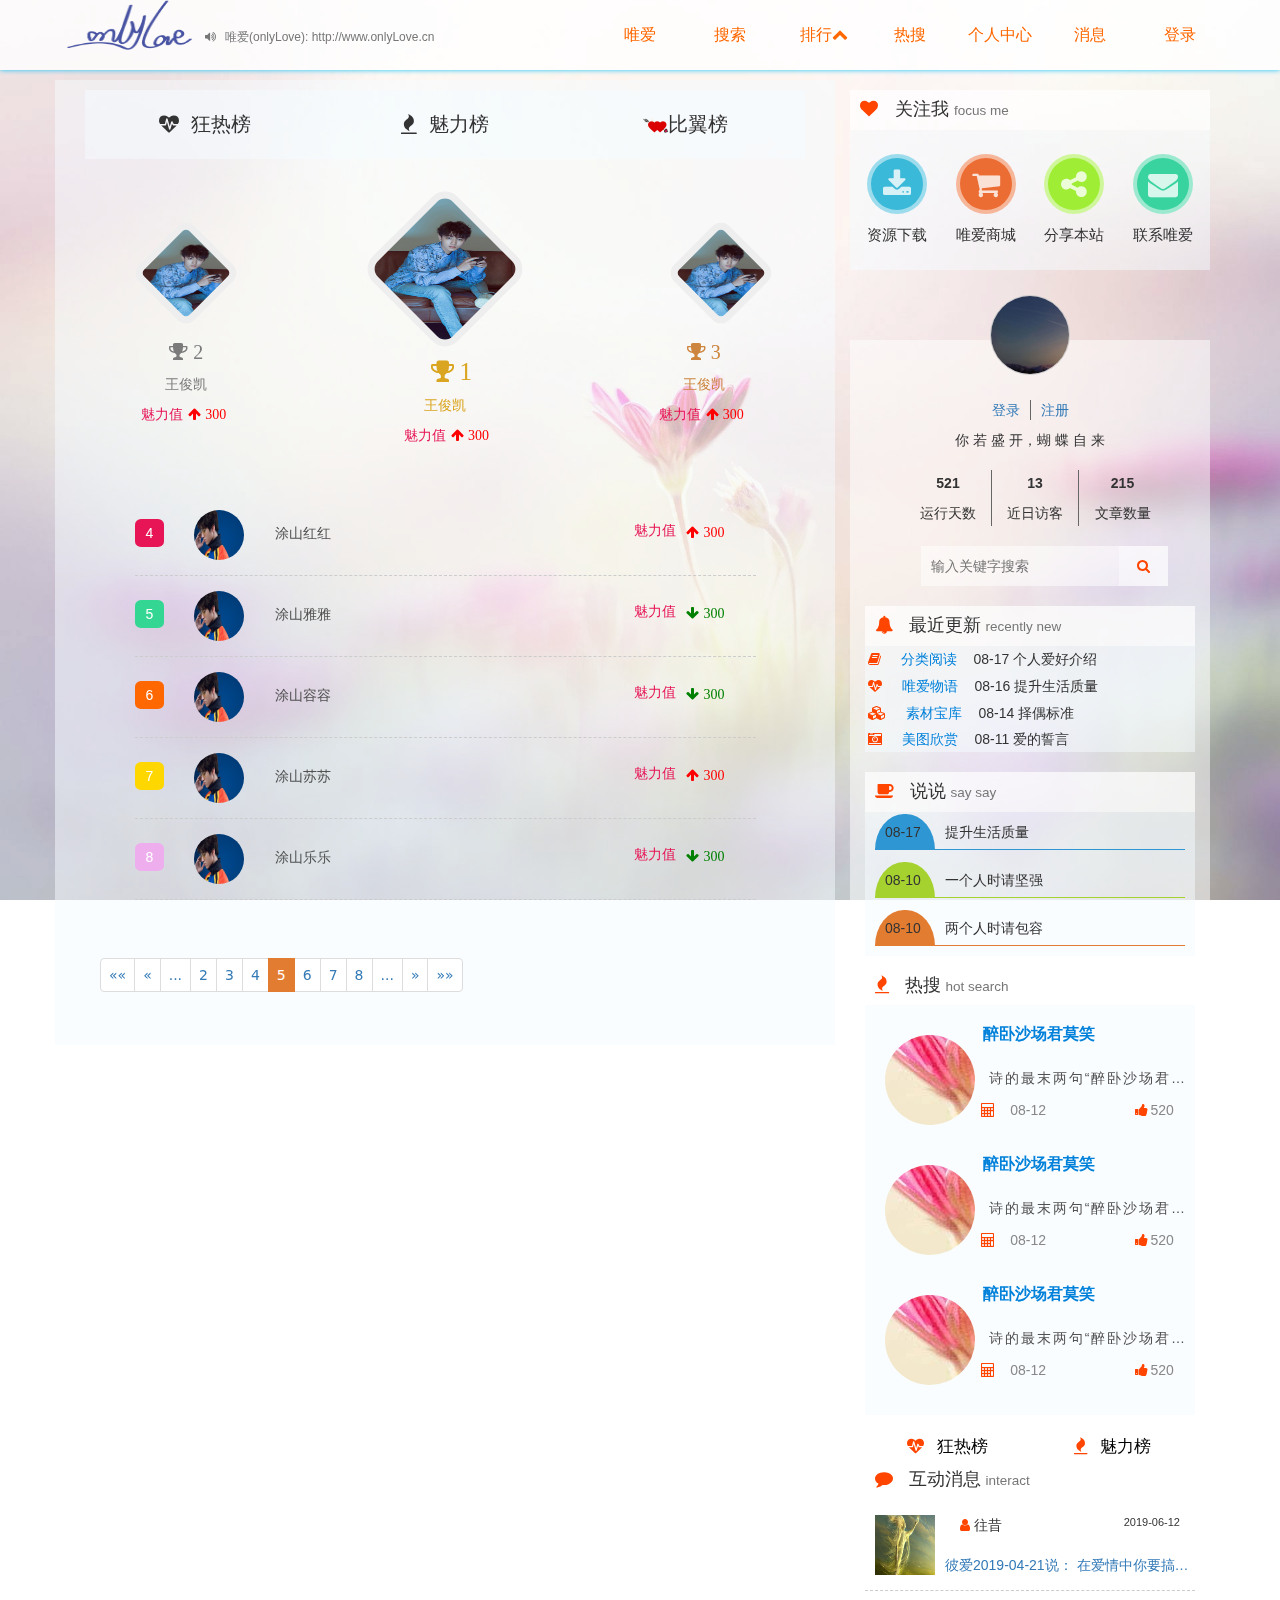
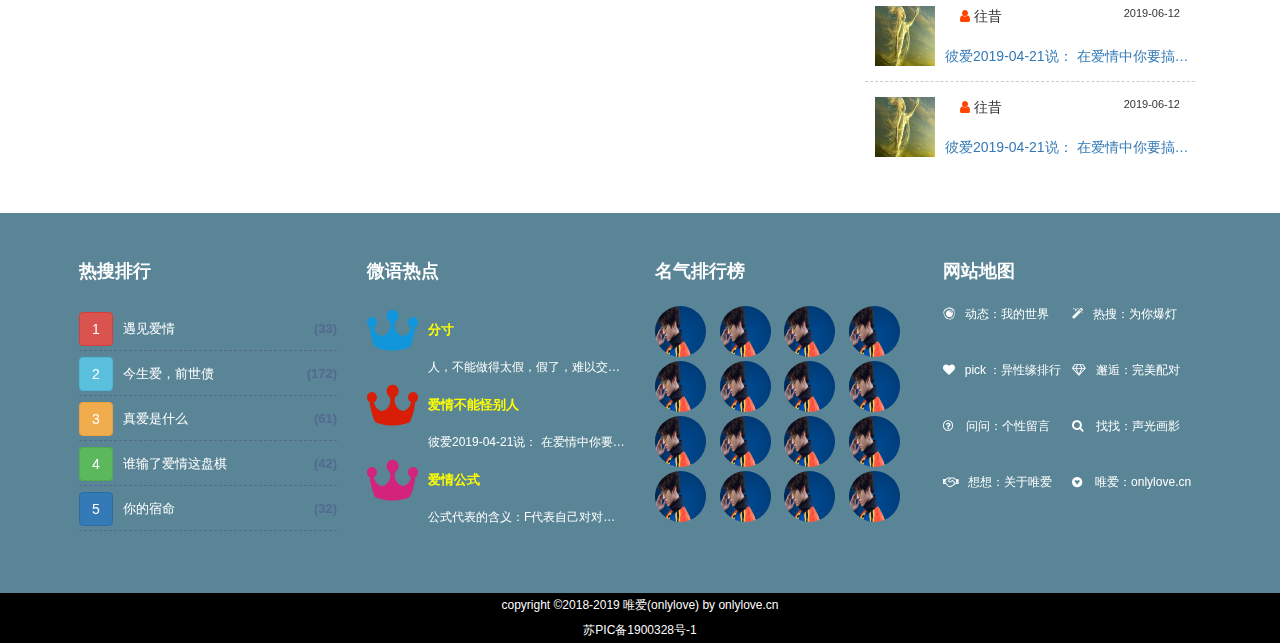
<file: views/rank.html>
<!DOCTYPE html>
<html lang="en">

<head>
    <meta charset="UTF-8">
    <meta name="viewport" content="width=device-width, initial-scale=1.0">
    <meta http-equiv="X-UA-Compatible" content="ie=edge">
    <title>Only Love</title>
    <link rel="icon" type="image/x-icon" href="../imgs/favicon.ico" />
    <link rel="stylesheet" href="../plugins/css/font-awesome.css">
    <link rel="stylesheet" href="../plugins/css/bootstrap.css">
    <link rel="stylesheet" href="../css/css3.css">
    <link rel="stylesheet" href="../css/index.css">
    <link rel="stylesheet" href="../css/rank.css">
</head>

<body id="bgImg">
    <nav class="navbar navbar-fixed-top myHeader">
        <div class="container">
            <div class="navbar-header">
                <button type="button" class="navbar-toggle collapsed" data-toggle="collapse"
                    data-target="#navbar-collapse" aria-expanded="false">
                    <span class="icon-bar"></span>
                    <span class="icon-bar"></span>
                    <span class="icon-bar"></span>
                </button>
                <a class="navbar-brand logo" href="#"><img src="../imgs/logo1.png" alt=""></a>
            </div>

            <div class="collapse navbar-collapse in" id="navbar-collapse">
                <div class="head-message visible-lg col-lg-3">
                    <i class="fa fa-volume-up" aria-hidden="true"></i>
                    <div id="nav_message">
                        <ul class="mulitline" id="nav_xiaoxi">
                            <li>唯爱(onlyLove): http://www.onlyLove.cn</li>
                            <li>客服QQ: 869537628</li>
                            <li>官方Email: onlyLove@163.cn</li>
                        </ul>
                    </div>
                </div>
                <div class="search1  visible-sm visible-xs">
                    <form>
                        <div class="search-index visible-sm visible-xs">
                            <input name="keywords" type="text" placeholder="请输入关键字" id="keywords"
                                onfocus="this.placeholder=''"
                                onkeydown="if(event.keyCode==13){SiteSearch('/search.html', '#keywords');return false};"
                                onblur="this.placeholder='请输入关键字'" />
                            <i class="fa fa-search"><input class="search_input" value=" " type="submit" /></i>
                        </div>
                    </form>
                </div>
                <ul class="nav navbar-nav navbar-right" id="mymenu">
                    <li id="nav_1">
                        <a href="/index.html">唯爱</a>
                    </li>
                    <li id="nav_2">
                        <a href="#">搜索</a>
                    </li>
                    <li id="nav_3">
                        <!-- <span id="headingOne"> -->
                        <a id="headingOne" href="#"><span style="margin-left: 8px"></span>排行</span><span id="inversion"
                                class="fa fa-chevron-up" aria-hidden="true"></span></a>
                        <!-- </span> -->
                        <div id="collapseOne" class="">
                            <ul id="drop-nav">
                                <li id="nav_77" class="drop_nav_active"><a href="/du/77.html">狂热榜</a></li>
                                <li id="nav_78"><a href="/du/78.html">魅力榜</a></li>
                                <li id="nav_79"><a href="/du/79.html">比翼榜</a></li>
                            </ul>
                        </div>
                    </li>
                    <li id="nav_4">
                        <a href="#">热搜</a>
                    </li>
                    <li id="nav_5">
                        <a href="/shou.html">个人中心</a>
                    </li>
                    <li id="nav_6">
                        <a href="./views/friend.html">消息</a>
                    </li>
                    <li class="col-md-2" id="nav_7">
                        <a href="/link.html">登录</a>
                    </li>

                </ul>
            </div>
        </div>
    </nav>

    <!-- 侧边栏 -->
    <div class="container">
        <div class="row">
            <div class="col-md-12 col-xs-12" style="height: 70px;background-color: transparent"></div>
            <div class="col-md-8 col-xs-12" id="rankContainer">
                <div class="col-xs-12">
                    <div class="col-xs-4 rankHead rankHot"><i class="fa fa-heartbeat" aria-hidden="true"></i>狂热榜
                    </div>
                    <div class="col-xs-4 rankHead rankBeaut"><i class="fa fa-fire" aria-hidden="true"></i>魅力榜</div>
                    <div class="col-xs-4 rankHead rankLove"><img src="../imgs/一箭穿心.png" alt="" srcset=""
                            style="width: 25px;height: 25px;">比翼榜</div>
                </div>
                <div class="col-xs-12 hotRank">
                    <div class="col-xs-12">
                        <div class="col-xs-3 rankThree">
                            <ul>
                                <li class="col-xs-12">
                                    <div class="col-xs-12">
                                        <div class="headerPic second-one"><img src="../imgs/1.jpg" alt="" srcset="">
                                        </div>
                                    </div>
                                </li>
                                <li class="col-xs-12"><i class="fa fa-trophy" aria-hidden="true"
                                        style="color:#7b7b7b;font-size: 20px"> 2</i></li>
                                <li class="col-xs-12" style="color:#7b7b7b">王俊凯</li>
                                <li class="col-xs-12"><b>魅力值</b><i class="fa fa-arrow-up" aria-hidden="true"
                                        style="color:red"> 300</i></li>
                            </ul>
                        </div>
                        <div class="col-xs-6 rankThree">
                            <ul>
                                <li class="col-xs-12">
                                    <div class="col-xs-12">
                                        <div class="headerPic first-one"><img src="../imgs/1.jpg" alt="" srcset="">
                                        </div>
                                    </div>
                                </li>
                                <li class="col-xs-12"><i class="fa fa-trophy" aria-hidden="true"
                                        style="color:goldenrod;text-indent: 0.5em;font-size: 25px"> 1</i></li>
                                <li class="col-xs-12" style="color:goldenrod">王俊凯</li>
                                <li class="col-xs-12"><b>&nbsp 魅力值</b><i class="fa fa-arrow-up" aria-hidden="true"
                                        style="color:red"> 300</i></li>
                            </ul>
                        </div>
                        <div class="col-xs-3 rankThree">
                            <ul>
                                <li class="col-xs-12">
                                    <div class="col-xs-12">
                                        <div class="headerPic third-one"><img src="../imgs/1.jpg" alt="" srcset="">
                                        </div>
                                    </div>
                                </li>
                                <li class="col-xs-12"><i class="fa fa-trophy" aria-hidden="true"
                                        style="color:peru;font-size: 20px"> 3</i></li>
                                <li class="col-xs-12" style="color:peru">王俊凯</li>
                                <li class="col-xs-12"><b>魅力值</b><i class="fa fa-arrow-up" aria-hidden="true"
                                        style="color:red"> 300</i></li>
                            </ul>
                        </div>
                    </div>
                    <div class="col-xs-12 rankNumber" style="margin-top: -10px">
                        <ul>
                            <li><span>4</span><img src="../imgs/4.jpg" alt=""><a href="">涂山红红</a><i
                                    class="fa fa-arrow-up" aria-hidden="true" style="color:red"> 300</i><b>魅力值</b></li>
                            <li><span>5</span><img src="../imgs/4.jpg" alt=""><a href="">涂山雅雅</a><i
                                    class="fa fa-arrow-down" aria-hidden="true" style="color:green"> 300</i><b>魅力值</b>
                            </li>
                            <li><span>6</span><img src="../imgs/4.jpg" alt=""><a href="">涂山容容</a><i
                                    class="fa fa-arrow-down" aria-hidden="true" style="color:green"> 300</i><b>魅力值</b>
                            </li>
                            <li><span>7</span><img src="../imgs/4.jpg" alt=""><a href="">涂山苏苏</a><i
                                    class="fa fa-arrow-up" aria-hidden="true" style="color:red"> 300</i><b>魅力值</b></li>
                            <li><span>8</span><img src="../imgs/4.jpg" alt=""><a href="">涂山乐乐</a><i
                                    class="fa fa-arrow-down" aria-hidden="true" style="color:green"> 300</i><b>魅力值</b>
                            </li>
                        </ul>
                    </div>
                    <!-- <div class="col-xs-12 yourRink">
                    <div class="col-xs-12"><img src="../imgs/4.jpg" alt=""><a href="">东方淮竹</a>的排名<span>8</span></div>
                </div> -->
                    <div class="col-xs-12 rinkPage">
                        <div class="zzsc-container">
                            <div class="container" style="padding:2em 0;">
                                <section id="ampager">
                                    <div id="ampagination"></div>
                                </section>
                            </div>
                        </div>
                    </div>
                </div>
                <div class="col-xs-12 beautRank">
                    <div class="col-xs-12">
                        <div class="col-xs-3 rankThree">
                            <ul>
                                <li class="col-xs-12">
                                    <div class="col-xs-12">
                                        <div class="headerPic second-one"><img src="../imgs/1.jpg" alt="" srcset="">
                                        </div>
                                    </div>
                                </li>
                                <li class="col-xs-12"><i class="fa fa-trophy" aria-hidden="true"
                                        style="color:#7b7b7b;font-size: 20px"> 2</i></li>
                                <li class="col-xs-12" style="color:#7b7b7b">王俊凯</li>
                                <li class="col-xs-12"><b>魅力值</b><i class="fa fa-arrow-up" aria-hidden="true"
                                        style="color:red"> 300</i></li>
                            </ul>
                        </div>
                        <div class="col-xs-6 rankThree">
                            <ul>
                                <li class="col-xs-12">
                                    <div class="col-xs-12">
                                        <div class="headerPic first-one"><img src="../imgs/1.jpg" alt="" srcset="">
                                        </div>
                                    </div>
                                </li>
                                <li class="col-xs-12"><i class="fa fa-trophy" aria-hidden="true"
                                        style="color:goldenrod;text-indent: 0.5em;font-size: 25px"> 1</i></li>
                                <li class="col-xs-12" style="color:goldenrod">王俊凯</li>
                                <li class="col-xs-12"><b>&nbsp 魅力值</b><i class="fa fa-arrow-up" aria-hidden="true"
                                        style="color:red"> 300</i></li>
                            </ul>
                        </div>
                        <div class="col-xs-3 rankThree">
                            <ul>
                                <li class="col-xs-12">
                                    <div class="col-xs-12">
                                        <div class="headerPic third-one"><img src="../imgs/1.jpg" alt="" srcset="">
                                        </div>
                                    </div>
                                </li>
                                <li class="col-xs-12"><i class="fa fa-trophy" aria-hidden="true"
                                        style="color:peru;font-size: 20px"> 3</i></li>
                                <li class="col-xs-12" style="color:peru">王俊凯</li>
                                <li class="col-xs-12"><b>魅力值</b><i class="fa fa-arrow-up" aria-hidden="true"
                                        style="color:red"> 300</i></li>
                            </ul>
                        </div>
                    </div>
                    <div class="col-xs-12 rankNumber" style="margin-top: -10px">
                        <ul>
                            <li><span>4</span><img src="../imgs/4.jpg" alt=""><a href="">东方淮竹</a><i
                                    class="fa fa-arrow-up" aria-hidden="true" style="color:red"> 300</i><b>魅力值</b></li>
                            <li><span>5</span><img src="../imgs/4.jpg" alt=""><a href="">东方秦兰</a><i
                                    class="fa fa-arrow-down" aria-hidden="true" style="color:green"> 300</i><b>魅力值</b>
                            </li>
                            <li><span>6</span><img src="../imgs/4.jpg" alt=""><a href="">东方月初</a><i
                                    class="fa fa-arrow-down" aria-hidden="true" style="color:green"> 300</i><b>魅力值</b>
                            </li>
                            <li><span>7</span><img src="../imgs/4.jpg" alt=""><a href="">欢都擎天</a><i
                                    class="fa fa-arrow-up" aria-hidden="true" style="color:red"> 300</i><b>魅力值</b></li>
                            <li><span>8</span><img src="../imgs/4.jpg" alt=""><a href="">欢都落兰</a><i
                                    class="fa fa-arrow-down" aria-hidden="true" style="color:green"> 300</i><b>魅力值</b>
                            </li>
                        </ul>
                    </div>
                    <!-- <div class="col-xs-12 yourRink">
                    <div class="col-xs-12"><img src="../imgs/4.jpg" alt=""><a href="">东方淮竹</a>的排名<span>8</span></div>
                </div> -->
                    <div class="col-xs-12 rinkPage">
                        <div class="zzsc-container">
                            <div class="container" style="padding:2em 0;">
                                <section id="ampager">
                                    <div id="ampagination1"></div>
                                </section>
                            </div>
                        </div>
                    </div>
                </div>
                <div class="col-xs-12 loveRank">
                    <div class="col-xs-12">
                        <div class="col-xs-3 rankThree">
                            <ul>
                                <li class="col-xs-12">
                                    <div class="col-xs-12">
                                        <div class="headerPic second-one"><img src="../imgs/1.jpg" alt="" srcset="">
                                        </div>
                                    </div>
                                </li>
                                <li class="col-xs-12"><i class="fa fa-trophy" aria-hidden="true"
                                        style="color:#7b7b7b;font-size: 20px"> 2</i></li>
                                <li class="col-xs-12" style="color:#7b7b7b">王俊凯</li>
                                <li class="col-xs-12"><b>魅力值</b><i class="fa fa-arrow-up" aria-hidden="true"
                                        style="color:red"> 300</i></li>
                            </ul>
                        </div>
                        <div class="col-xs-6 rankThree">
                            <ul>
                                <li class="col-xs-12">
                                    <div class="col-xs-12">
                                        <div class="headerPic first-one"><img src="../imgs/1.jpg" alt="" srcset="">
                                        </div>
                                    </div>
                                </li>
                                <li class="col-xs-12"><i class="fa fa-trophy" aria-hidden="true"
                                        style="color:goldenrod;text-indent: 0.5em;font-size: 25px"> 1</i></li>
                                <li class="col-xs-12" style="color:goldenrod">王俊凯</li>
                                <li class="col-xs-12"><b>&nbsp 魅力值</b><i class="fa fa-arrow-up" aria-hidden="true"
                                        style="color:red"> 300</i></li>
                            </ul>
                        </div>
                        <div class="col-xs-3 rankThree">
                            <ul>
                                <li class="col-xs-12">
                                    <div class="col-xs-12">
                                        <div class="headerPic third-one"><img src="../imgs/1.jpg" alt="" srcset="">
                                        </div>
                                    </div>
                                </li>
                                <li class="col-xs-12"><i class="fa fa-trophy" aria-hidden="true"
                                        style="color:peru;font-size: 20px"> 3</i></li>
                                <li class="col-xs-12" style="color:peru">王俊凯</li>
                                <li class="col-xs-12"><b>魅力值</b><i class="fa fa-arrow-up" aria-hidden="true"
                                        style="color:red"> 300</i></li>
                            </ul>
                        </div>
                    </div>
                    <div class="col-xs-12 rankNumber" style="margin-top: -10px">
                        <ul>
                            <li><span>4</span><img src="../imgs/4.jpg" alt=""><a href="">王权霸业</a><i
                                    class="fa fa-arrow-up" aria-hidden="true" style="color:red"> 300</i><b>魅力值</b></li>
                            <li><span>5</span><img src="../imgs/4.jpg" alt=""><a href="">王权醉</a><i
                                    class="fa fa-arrow-down" aria-hidden="true" style="color:green"> 300</i><b>魅力值</b>
                            </li>
                            <li><span>6</span><img src="../imgs/4.jpg" alt=""><a href="">王权富贵</a><i
                                    class="fa fa-arrow-down" aria-hidden="true" style="color:green"> 300</i><b>魅力值</b>
                            </li>
                            <li><span>7</span><img src="../imgs/4.jpg" alt=""><a href="">翠玉鸣鸾</a><i
                                    class="fa fa-arrow-up" aria-hidden="true" style="color:red"> 300</i><b>魅力值</b></li>
                            <li><span>8</span><img src="../imgs/4.jpg" alt=""><a href="">翠玉小昙</a><i
                                    class="fa fa-arrow-down" aria-hidden="true" style="color:green"> 300</i><b>魅力值</b>
                            </li>
                        </ul>
                    </div>
                    <!-- <div class="col-xs-12 yourRink">
                    <div class="col-xs-12"><img src="../imgs/4.jpg" alt=""><a href="">东方淮竹</a>的排名<span>8</span></div>
                </div> -->
                    <div class="col-xs-12 rinkPage">
                        <div class="zzsc-container">
                            <div class="container" style="padding:2em 0;">
                                <section id="ampager">
                                    <div id="ampagination2"></div>
                                </section>
                            </div>
                        </div>
                    </div>
                </div>
            </div>
            <div class="col-md-4 col-xs-12 aside-right" style="margin-bottom: 20px;">
                <div class="focusMe">
                    <h4><i class="fa fa-heart" style="color:orangered" aria-hidden="true"></i>关注我 <small>focus
                            me</small></h4>
                    <section class="sect">
                        <a href="#" class="iconbtn fa fa-download" style="background-color: #3bb9d8;"></a>
                        <a href="#" class="iconbtn fa fa-shopping-cart" style="background-color: #ec6d34;"></a>
                        <a href="#" class="iconbtn fa fa-share-alt" style="background-color: #a0ed36;"></a>
                        <a href="#" class="iconbtn fa fa-envelope" style="background-color: #39d39f;"></a><br>
                    </section>
                    <section class="sect">
                        <span>资源下载</span>
                        <span>唯爱商城</span>
                        <span>分享本站</span>
                        <span>联系唯爱</span>
                    </section>
                </div>
                <div class="col-md-12 col-xs-12" style="background-color: rgba(255,255,255,0.5);">
                    <div class="index-login">
                        <div class="logo">
                            <div class="card">
                                <div class="front">
                                    <img src="../imgs/bg6.jpg" alt="">
                                </div>
                                <div class="back">
                                    <div class="back-content middle">
                                        <h3>唯爱</h3>
                                        <span><i class="fa fa-heart" aria-hidden="true"
                                                style="color:orangered;"></i></span>
                                    </div>
                                </div>
                            </div>
                        </div>
                        <div class="login">
                            <a href="">登录</a>
                            <a href="">注册</a>
                        </div>
                        <p>你 若 盛 开，蝴 蝶 自 来</p>
                    </div>
                    <div class="index-data">
                        <ul>
                            <li><strong>521</strong><br><span>运行天数</span></li>
                            <li><strong>13</strong><br><span>近日访客</span></li>
                            <li><strong>215</strong><br><span>文章数量</span></li>
                        </ul>
                    </div>
                    <div class="search">
                        <input type="text" placeholder="输入关键字搜索">
                        <i class="fa fa-search" style="color:orangered;" aria-hidden="true"></i>
                    </div>
                    <div class="recentNew">
                        <h4><i class="fa fa-bell" style="color:orangered" aria-hidden="true"></i></i>最近更新
                            <small>recently new</small></h4>
                        <ul>
                            <li><i class="fa fa-book" style="color:orangered" aria-hidden="true"></i><span>
                                    <font>分类阅读</font>08-17
                                </span>个人爱好介绍</li>
                            <li><i class="fa fa-heartbeat" style="color:orangered" aria-hidden="true"></i><span>
                                    <font>唯爱物语</font>08-16
                                </span>提升生活质量</li>
                            <li><i class="fa fa-cubes" style="color:orangered" aria-hidden="true"></i><span>
                                    <font>素材宝库</font>08-14
                                </span>择偶标准</li>
                            <li><i class="fa fa-camera-retro" style="color:orangered" aria-hidden="true"></i><span>
                                    <font>美图欣赏</font>08-11
                                </span>爱的誓言</li>
                        </ul>
                    </div>
                    <div class="saying">
                        <h4><i class="fa fa-coffee" style="color:orangered" aria-hidden="true"></i>说说 <small>say
                                say</small></h4>
                        <ul>
                            <li>
                                <div><span>08-17 </span><b>提升生活质量</b></div>
                            </li>
                            <li>
                                <div><span>08-10 </span><b>一个人时请坚强</b></div>
                            </li>
                            <li>
                                <div><span>08-10 </span><b>两个人时请包容</b></div>
                            </li>
                        </ul>
                    </div>
                    <div class="hotSearch">
                        <h4><i class="fa fa-fire" style="color:orangered" aria-hidden="true"></i>热搜 <small>hot
                                search</small></h4>
                        <ul>
                            <li>
                                <div class="hs-container">
                                    <div class="circle"></div>
                                    <h5>醉卧沙场君莫笑</h5>
                                    <p>诗的最末两句“醉卧沙场君莫笑，古来征战几人回。”顺着前两句的诗意来看应当是写筵席上的畅饮和劝酒，这样理解的话，全诗无论是在诗意还是诗境上也就自然而然地融会贯通了，过去曾有人认为这两句“作旷达语，倍觉悲痛”。还有人说：“故作豪饮之词，然悲感已极”。话虽不同，但都离不开一个“悲”字。后来更有用低沉、悲凉、感伤、反战等等词语来概括这首诗的思想感情的，依据也是三四两句，特别是末句。“古来征战几人回”，显然是一种夸张的说法。清代施补华说这两句诗：“作悲伤语读便浅，作谐谑语读便妙，在学人领悟。”
                                    </p>
                                    <a href=""><i class="fa fa-calculator" aria-hidden="true"
                                            style="color:orangered"></i>08-12</a>
                                    <a href=""><i class="fa fa-thumbs-up" aria-hidden="true"
                                            style="color:orangered"></i>520</a>
                                </div>
                            </li>
                            <li>
                                <div class="hs-container">
                                    <div class="circle"></div>
                                    <h5>醉卧沙场君莫笑</h5>
                                    <p>诗的最末两句“醉卧沙场君莫笑，古来征战几人回。”顺着前两句的诗意来看应当是写筵席上的畅饮和劝酒，这样理解的话，全诗无论是在诗意还是诗境上也就自然而然地融会贯通了，过去曾有人认为这两句“作旷达语，倍觉悲痛”。还有人说：“故作豪饮之词，然悲感已极”。话虽不同，但都离不开一个“悲”字。后来更有用低沉、悲凉、感伤、反战等等词语来概括这首诗的思想感情的，依据也是三四两句，特别是末句。“古来征战几人回”，显然是一种夸张的说法。清代施补华说这两句诗：“作悲伤语读便浅，作谐谑语读便妙，在学人领悟。”
                                    </p>
                                    <a href=""><i class="fa fa-calculator" aria-hidden="true"
                                            style="color:orangered"></i>08-12</a>
                                    <a href=""><i class="fa fa-thumbs-up" aria-hidden="true"
                                            style="color:orangered"></i>520</a>
                                </div>
                            </li>
                            <li>
                                <div class="hs-container">
                                    <div class="circle"></div>
                                    <h5>醉卧沙场君莫笑</h5>
                                    <p>诗的最末两句“醉卧沙场君莫笑，古来征战几人回。”顺着前两句的诗意来看应当是写筵席上的畅饮和劝酒，这样理解的话，全诗无论是在诗意还是诗境上也就自然而然地融会贯通了，过去曾有人认为这两句“作旷达语，倍觉悲痛”。还有人说：“故作豪饮之词，然悲感已极”。话虽不同，但都离不开一个“悲”字。后来更有用低沉、悲凉、感伤、反战等等词语来概括这首诗的思想感情的，依据也是三四两句，特别是末句。“古来征战几人回”，显然是一种夸张的说法。清代施补华说这两句诗：“作悲伤语读便浅，作谐谑语读便妙，在学人领悟。”
                                    </p>
                                    <a href=""><i class="fa fa-calculator" aria-hidden="true"
                                            style="color:orangered"></i>08-12</a>
                                    <a href=""><i class="fa fa-thumbs-up" aria-hidden="true"
                                            style="color:orangered"></i>520</a>
                                </div>
                            </li>
                        </ul>
                    </div>
                    <div class="pop-Rank">
                        <div class="changeOver">
                            <a href="javascript:void(0);" class="love sanjiao"><span><i class="fa fa-heartbeat"
                                        aria-hidden="true" style="color:orangered"></i>
                                    狂热榜</span></a>
                            <a href="javascript:void(0);" class="pop sanjiao"><span><i class="fa fa-fire"
                                        aria-hidden="true" style="color:orangered"></i>
                                    魅力榜</span></a>
                        </div>
                        <div class="love-rank loveRank">
                            <ul>
                                <li><span>1</span><a href="">涂山红红</a><b>(520)</b></li>
                                <li><span>2</span><a href="">涂山雅雅</a><b>(510)</b></li>
                                <li><span>3</span><a href="">涂山容容</a><b>(500)</b></li>
                                <li><span>4</span><a href="">涂山苏苏</a><b>(490)</b></li>
                                <li><span>5</span><a href="">东方淮竹</a><b>(480)</b></li>
                            </ul>
                        </div>
                        <div class="love-rank popRank">
                            <ul>
                                <li><span>1</span><a href="">东方秦兰</a><b>(520)</b></li>
                                <li><span>2</span><a href="">东方月初</a><b>(510)</b></li>
                                <li><span>3</span><a href="">王权霸业</a><b>(500)</b></li>
                                <li><span>4</span><a href="">王权醉</a><b>(490)</b></li>
                                <li><span>5</span><a href="">王权富贵</a><b>(480)</b></li>
                            </ul>
                        </div>
                    </div>
                    <div class="interact">
                        <h4><i class="fa fa-comment" style="color:orangered" aria-hidden="true"></i>互动消息
                            <small>interact</small></h4>
                        <div class="media">
                            <div class="media-left">
                                <a href="#">
                                    <img class="media-object" src="../imgs/bg1.jpg" alt="..."
                                        style="width: 60px;height:60px">
                                </a>
                            </div>
                            <div class="media-body">
                                <div class="col-md-5 col-xs-5"><i class="fa fa-user" aria-hidden="true"
                                        style="color:orangered"></i>往昔</div>
                                <div class="col-md-offset-0 col-md-7 col-xs-offset-1 col-xs-6 time">2019-06-12</div>
                                <a href="#" class="msg">彼爱2019-04-21说：
                                    在爱情中你要搞清楚，是你喜欢人家，不是人家喜欢你。既然主动了，就算受了天大的委屈，也不能怪任何人，只怪你有本事喜欢人家，没本事让人家喜欢你。</a>
                            </div>
                        </div>
                        <div class="media">
                            <div class="media-left">
                                <a href="#">
                                    <img class="media-object" src="../imgs/bg1.jpg" alt="..."
                                        style="width: 60px;height:60px">
                                </a>
                            </div>
                            <div class="media-body">
                                <div class="col-md-5 col-xs-5"><i class="fa fa-user" aria-hidden="true"
                                        style="color:orangered"></i>往昔</div>
                                <div class="col-md-offset-0 col-md-7 col-xs-offset-1 col-xs-6 time">2019-06-12</div>
                                <a href="#" class="msg">彼爱2019-04-21说：
                                    在爱情中你要搞清楚，是你喜欢人家，不是人家喜欢你。既然主动了，就算受了天大的委屈，也不能怪任何人，只怪你有本事喜欢人家，没本事让人家喜欢你。</a>
                            </div>
                        </div>
                        <div class="media">
                            <div class="media-left">
                                <a href="#">
                                    <img class="media-object" src="../imgs/bg1.jpg" alt="..."
                                        style="width: 60px;height:60px">
                                </a>
                            </div>
                            <div class="media-body">
                                <div class="col-md-5 col-xs-5"><i class="fa fa-user" aria-hidden="true"
                                        style="color:orangered"></i>往昔</div>
                                <div class="col-md-offset-0 col-md-7 col-xs-offset-1 col-xs-6 time">2019-06-12</div>
                                <a href="#" class="msg">彼爱2019-04-21说：
                                    在爱情中你要搞清楚，是你喜欢人家，不是人家喜欢你。既然主动了，就算受了天大的委屈，也不能怪任何人，只怪你有本事喜欢人家，没本事让人家喜欢你。</a>
                            </div>
                        </div>
                    </div>
                </div>
            </div>
        </div>
    </div>
    <a href="#" class="gotop" style="z-index: 20"><i class="fa fa-chevron-up" style="color:#fff"
            aria-hidden="true"></i></a>
    <footer id="myfooter">
        <div class="container-fluid">
            <div class="row" id="footer-top">
                <div id="footer-big">
                    <div class="col-lg-3 col-md-12 col-sm-12 col-xs-12" id="footer-aboutsearch">
                        <h4>热搜排行</h4>
                        <div class="footer-search">
                            <ul>
                                <li><button class="btn btn-danger">1</button><a href="#">遇见爱情</a> <b>(33)</b></li>
                                <li><button class="btn btn-info">2</button><a href="#">今生爱，前世债</a><b>(172)</b></li>
                                <li><button class="btn btn-warning">3</button><a href="#">真爱是什么</a><b>(61)</b></li>
                                <li><button class="btn btn-success">4</button><a href="#">谁输了爱情这盘棋</a><b>(42)</b>
                                </li>
                                <li><button class="btn btn-primary">5</button><a href="#">你的宿命</a> <b>(32)</b></li>
                            </ul>
                        </div>
                    </div>


                    <div class="col-lg-3 col-md-12 col-sm-12 col-xs-12" id="footer-abouthotspot">
                        <h4>微语热点</h4>

                        <div class="footer-hotspot">
                            <ul>
                                <li>
                                    <div class="media">
                                        <div class="media-left">
                                            <a href="#">
                                                <img class="media-object" src="../imgs/huangguan.png" alt="...">
                                            </a>
                                        </div>
                                        <div class="media-body">
                                            <h4 class="media-heading">分寸</h4>
                                            <a
                                                href="#">人，不能做得太假，假了，难以交心；利，不能看得太重，重了，难以明志；情，不能陷得太深，深了，难以自拔；话，不能说得太满，满了，难以圆场；事，不能做得太绝，绝了，难以进退；梦，不能做得太久，久了，难以清醒；调，不能定得太高，高了，难以合声；世，不能看得太清，清了，难以作为。</a>
                                        </div>
                                    </div>
                                <li>
                                    <div class="media">
                                        <div class="media-left">
                                            <a href="#">
                                                <img class="media-object" src="../imgs/huangguan1.png" alt="...">
                                            </a>
                                        </div>
                                        <div class="media-body">
                                            <h4 class="media-heading">爱情不能怪别人</h4>
                                            <a href="#">彼爱2019-04-21说：
                                                在爱情中你要搞清楚，是你喜欢人家，不是人家喜欢你。既然主动了，就算受了天大的委屈，也不能怪任何人，只怪你有本事喜欢人家，没本事让人家喜欢你。</a>
                                        </div>
                                    </div>
                                </li>
                                <li>
                                    <div class="media">
                                        <div class="media-left">
                                            <a href="#">
                                                <img class="media-object" src="../imgs/huangguan2.png" alt="...">
                                            </a>
                                        </div>
                                        <div class="media-body">
                                            <h4 class="media-heading">爱情公式</h4>
                                            <a href="#">
                                                公式代表的含义：F代表自己对对方的好感，Ch代表对方的魅力，P代表看到对方时性激素的分泌量，表现为自己的兴奋程度，C代表自己的信心，I代表亲密程度，SI代表自我形象。按照从1到10的顺序，分别为自己的各个情况打分，然后代入公式即可。</a>
                                        </div>
                                    </div>
                                </li>
                            </ul>
                        </div>
                    </div>
                    <div class="col-lg-3 hidden-md hidden-sm hidden-xs">
                        <div class="footer-aboutfame">
                            <h4>名气排行榜</h4>
                            <div class="footer-fame">
                                <ul>
                                    <li class="col-md-3">
                                        <a href="javascript:void(0);"><img class="footer-mytooltip" title="我爱你，用我的良心"
                                                src="../imgs/4.jpg" alt=""> </a>
                                    </li>
                                    <li class="col-md-3">
                                        <a href="javascript:void(0);"><img class="footer-mytooltip" title="我爱你，用我的良心"
                                                src="../imgs/4.jpg" alt=""> </a>
                                    </li>
                                    <li class="col-md-3">
                                        <a href="javascript:void(0);"><img class="footer-mytooltip" title="我爱你，用我的良心"
                                                src="../imgs/4.jpg" alt=""> </a>
                                    </li>
                                    <li class="col-md-3">
                                        <a href="javascript:void(0);"><img class="footer-mytooltip" title="我爱你，用我的良心"
                                                src="../imgs/4.jpg" alt=""> </a>
                                    </li>
                                    <li class="col-md-3">
                                        <a href="javascript:void(0);"><img class="footer-mytooltip" title="我爱你，用我的良心"
                                                src="../imgs/4.jpg" alt=""> </a>
                                    </li>
                                    <li class="col-md-3">
                                        <a href="javascript:void(0);"><img class="footer-mytooltip" title="我爱你，用我的良心"
                                                src="../imgs/4.jpg" alt=""> </a>
                                    </li>
                                    <li class="col-md-3">
                                        <a href="javascript:void(0);"><img class="footer-mytooltip" title="我爱你，用我的良心"
                                                src="../imgs/4.jpg" alt=""> </a>
                                    </li>
                                    <li class="col-md-3">
                                        <a href="javascript:void(0);"><img class="footer-mytooltip" title="我爱你，用我的良心"
                                                src="../imgs/4.jpg" alt=""> </a>
                                    </li>
                                    <li class="col-md-3">
                                        <a href="javascript:void(0);"><img class="footer-mytooltip" title="我爱你，用我的良心"
                                                src="../imgs/4.jpg" alt=""> </a>
                                    </li>
                                    <li class="col-md-3">
                                        <a href="javascript:void(0);"><img class="footer-mytooltip" title="我爱你，用我的良心"
                                                src="../imgs/4.jpg" alt=""> </a>
                                    </li>
                                    <li class="col-md-3">
                                        <a href="javascript:void(0);"><img class="footer-mytooltip" title="我爱你，用我的良心"
                                                src="../imgs/4.jpg" alt=""> </a>
                                    </li>
                                    <li class="col-md-3">
                                        <a href="javascript:void(0);"><img class="footer-mytooltip" title="我爱你，用我的良心"
                                                src="../imgs/4.jpg" alt=""> </a>
                                    </li>
                                    <li class="col-md-3">
                                        <a href="javascript:void(0);"><img class="footer-mytooltip" title="我爱你，用我的良心"
                                                src="../imgs/4.jpg" alt=""> </a>
                                    </li>
                                    <li class="col-md-3">
                                        <a href="javascript:void(0);"><img class="footer-mytooltip" title="我爱你，用我的良心"
                                                src="../imgs/4.jpg" alt=""> </a>
                                    </li>
                                    <li class="col-md-3">
                                        <a href="javascript:void(0);"><img class="footer-mytooltip" title="我爱你，用我的良心"
                                                src="../imgs/4.jpg" alt=""> </a>
                                    </li>
                                    <li class="col-md-3">
                                        <a href="javascript:void(0);"><img class="footer-mytooltip" title="我爱你，用我的良心"
                                                src="../imgs/4.jpg" alt=""> </a>
                                    </li>
                                    <!-- <span id="tankuang" style="display: none;"></span> -->
                                </ul>
                            </div>
                        </div>
                    </div>
                    <div class="col-lg-3 col-md-12 col-sm-12 col-xs-12">
                        <div class="footer-aboutmap">
                            <h4>网站地图</h4>
                            <div class="footer-map">
                                <ul>
                                    <li class="col-xs-6"><span><i class="fa fa-eercast"
                                                aria-hidden="true"></i>&nbsp;动态：</span>我的世界</li>
                                    <li class="col-xs-6"><span><i class="fa fa-magic"
                                                aria-hidden="true"></i>&nbsp;热搜：</span>为你爆灯</li>
                                    <li class="col-xs-6"><span><i class="fa fa-heart" aria-hidden="true"></i>&nbsp;pick
                                            ：</span>异性缘排行</li>
                                    <li class="col-xs-6"><span><i class="fa fa-diamond"
                                                aria-hidden="true"></i>&nbsp;邂逅：</span>完美配对</li>
                                    <li class="col-xs-6"><span><i class="fa fa-question-circle-o"
                                                aria-hidden="true"></i> </i>&nbsp;问问：</span>个性留言</li>
                                    <li class="col-xs-6"><span><i class="fa fa-search" aria-hidden="true"></i>
                                            &nbsp;找找：</span>声光画影</li>
                                    <li class="col-xs-6"><span><i class="fa fa-handshake-o"
                                                aria-hidden="true"></i>&nbsp;想想：</span>关于唯爱</li>
                                    <li class="col-xs-6"><span><i class="fa fa-gratipay" aria-hidden="true"></i>
                                            &nbsp;唯爱：</span>onlylove.cn</li>
                                </ul>
                            </div>
                        </div>
                    </div>
                </div>
            </div>
            <div class="row" id="footer-bottom">
                <div>
                    <span>copyright &copy;2018-2019 唯爱(onlylove) by onlylove.cn </span>
                    <span>苏PIC备1900328号-1</span>
                </div>
            </div>
        </div>
        </div>

    </footer>
    <!-- 尾栏 -->

    <script src="../plugins/js/jquery-3.4.1.min.js"></script>
    <script src="../plugins/js/bootstrap.js"></script>
    <script src="../js/am-pagination.js"></script>
    <script src="../js/index.js"></script>
    <script src="../js/rank.js"></script>

</body>

</html>
</file>
<file: css/css3.css>
@-webkit-keyframes fuzuo {
    0% {
        transform: translateX(-300px);
        -webkit-transform: translateX(-300px);
        opacity: 0;
    }
    20% {
        opacity: 0;
    }
    100% {
        transform: translateX(0px);
        -webkit-transform: translateX(0px);
        opacity: 1;
    }
}

@keyframes fuzuo {
    0% {
        transform: translateX(-300px);
        -webkit-transform: translateX(-300px);
        opacity: 0;
    }
    20% {
        opacity: 0;
    }
    100% {
        transform: translateX(0px);
        -webkit-transform: translateX(0px);
        opacity: 1;
    }
}

@-webkit-keyframes fushang {
    0% {
        transform: translateY(-300px);
        -webkit-transform: translateY(-300px);
        opacity: 0;
    }
    10% {
        opacity: 0;
    }
    100% {
        transform: translateY(0px);
        -webkit-transform: translateY(0px);
        opacity: 1;
    }
}

@keyframes fushang {
    0% {
        transform: translateY(-300px);
        -webkit-transform: translateY(-300px);
        opacity: 0;
    }
    10% {
        opacity: 0;
    }
    100% {
        transform: translateY(0px);
        -webkit-transform: translateY(0px);
        opacity: 1;
    }
}

@-webkit-keyframes zhengshang {
    0% {
        transform: translateY(300px);
        -webkit-transform: translateY(300px);
        opacity: 0;
    }
    10% {
        opacity: 0;
    }
    100% {
        transform: translateY(0px);
        -webkit-transform: translateY(0px);
        opacity: 1;
    }
}

@keyframes zhengshang {
    0% {
        transform: translateY(300px);
        -webkit-transform: translateY(300px);
        opacity: 0;
    }
    10% {
        opacity: 0;
    }
    100% {
        transform: translateY(0px);
        -webkit-transform: translateY(0px);
        opacity: 1;
    }
}

@-webkit-keyframes zhuan {
    0% {
        transform: rotateY(75deg);
        -webkit-transform: rotateY(75deg);
        opacity: 0;
    }
    100% {
        transform: rotateY(0deg);
        -webkit-transform: rotateY(0deg);
        opacity: 1;
    }
}

@keyframes zhuan {
    0% {
        transform: rotateY(75deg);
        -webkit-transform: rotateY(75deg);
        opacity: 0;
    }
    100% {
        transform: rotateY(0deg);
        -webkit-transform: rotateY(0deg);
        opacity: 1;
    }
}

@-webkit-keyframes zuo {
    0% {
        transform: translateX(300px);
        -webkit-transform: translateX(300px);
        opacity: 0;
    }
    30% {
        opacity: 0;
    }
    100% {
        transform: translateX(0px);
        -webkit-transform: translateX(0px);
        opacity: 1;
    }
}

@keyframes zuo {
    0% {
        transform: translateX(300px);
        -webkit-transform: translateX(300px);
        opacity: 0;
    }
    30% {
        opacity: 0;
    }
    100% {
        transform: translateX(0px);
        -webkit-transform: translateX(0px);
        opacity: 1;
    }
}

@-webkit-keyframes fuxia {
    0% {
        transform: translateY(300px);
        -webkit-transform: translateY(300px);
        opacity: 0;
    }
    30% {
        opacity: 0;
    }
    100% {
        transform: translateY(0px);
        -webkit-transform: translateY(0px);
        opacity: 1;
    }
}

@keyframes fuxia {
    0% {
        transform: translateY(300px);
        -webkit-transform: translateY(300px);
        opacity: 0;
    }
    30% {
        opacity: 0;
    }
    100% {
        transform: translateY(0px);
        -webkit-transform: translateY(0px);
        opacity: 1;
    }
}

@-webkit-keyframes fuxiasuo {
    0% {
        -webkit-transform: translateY(300px);
        transform: translateY(300px);
        opacity: 0;
    }
    20% {
        opacity: 0;
    }
    100% {
        -webkit-transform: translateY(0px);
        transform: translateY(0px);
        opacity: 1;
    }
}

@keyframes fuxiasuo {
    0% {
        -webkit-transform: translateY(300px);
        transform: translateY(300px);
        opacity: 0;
    }
    20% {
        opacity: 0;
    }
    100% {
        -webkit-transform: translateY(0px);
        transform: translateY(0px);
        opacity: 1;
    }
}

@-webkit-keyframes suoxiao {
    0% {
        -webkit-transform: scale(0.1, 0.1);
        transform: scale(0.1, 0.1);
        opacity: 0;
    }
    20% {
        opacity: 0;
    }
    100% {
        -webkit-transform: scale(1, 1);
        transform: scale(1, 1);
        opacity: 1;
    }
}

@keyframes suoxiao {
    0% {
        -webkit-transform: scale(0.1, 0.1);
        transform: scale(1, 1);
        opacity: 0;
    }
    20% {
        opacity: 0;
    }
    100% {
        -webkit-transform: scale(1, 1);
        transform: scale(1, 1);
        opacity: 1;
    }
}

@-webkit-keyframes zuo1 {
    0% {
        transform: translateX(-300px);
        -webkit-transform: translateX(-300px);
        opacity: 0;
    }
    100% {
        transform: translateX(0px);
        -webkit-transform: translateX(0px);
        opacity: 1;
    }
}

@keyframes zuo1 {
    0% {
        transform: translateX(-300px);
        -webkit-transform: translateX(-300px);
        opacity: 0;
    }
    100% {
        transform: translateX(0px);
        -webkit-transform: translateX(0px);
        opacity: 1;
    }
}

@-webkit-keyframes zuo2 {
    0% {
        transform: translateX(0px);
        -webkit-transform: translateX(0px);
        opacity: 1;
    }
    100% {
        transform: translateX(300px);
        -webkit-transform: translateX(300px);
        opacity: 0;
    }
}

@keyframes zuo2 {
    0% {
        transform: translateX(0px);
        -webkit-transform: translateX(0px);
        opacity: 1;
    }
    100% {
        transform: translateX(300px);
        -webkit-transform: translateX(300px);
        opacity: 0;
    }
}

@-webkit-keyframes zuo3 {
    0% {
        transform: translateX(0px);
        -webkit-transform: translateX(0px);
        opacity: 1;
    }
    100% {
        transform: translateX(-300px);
        -webkit-transform: translateX(-300px);
        opacity: 0;
    }
}

@keyframes zuo3 {
    0% {
        transform: translateX(0px);
        -webkit-transform: translateX(0px);
        opacity: 1;
    }
    100% {
        transform: translateX(-300px);
        -webkit-transform: translateX(-300px);
        opacity: 0;
    }
}
</file>
<file: css/index.css>
#bgImg {
    background: url(../imgs/bg2.jpg);
    background-attachment: fixed;
    background-repeat: no-repeat;
    background-size: 100% 100%;
    font-family: "lucida grande", "lucida sans unicode", lucida, helvetica, "Hiragino Sans GB", "Microsoft YaHei", "WenQuanYi Micro Hei", sans-serif;
}

#bgImg:after {
    content: '';
    position: fixed;
    left: 0;
    top: 0;
    width: 100%;
    height: 100%;
    background: rgba(255, 255, 255, 0.4);
    z-index: -1;
}

.myHeader {
    width: 100%;
    height: 70px;
    background: rgba(255, 255, 255, 0.8);
    box-shadow: 0 0 5px #13c5f8;
    z-index: 10;
    animation: 0.5s ease 0s 1 normal none running fushang;
}

#mymenu>li>a:hover {
    background-color: #13c5f8;
    color: #fff;
    font-size: 20px;
}

.navbar-header .navbar-toggle>.icon-bar {
    background-color: #ff6700;
}

.navbar-left {
    width: 40%;
    overflow: hidden;
    height: 100%;
    position: relative;
}

.logo {
    padding: 0;
}

.logo img {
    width: 150px;
    height: 100%;
}

.head-message {
    margin-top: 25px;
    height: 25px;
    padding: 0;
    overflow: hidden;
    float: left;
    position: relative;
    font-size: 12px;
    color: #777;
}

#nav_message {
    position: absolute;
}

.head-message i {
    width: 12px;
    position: absolute;
    top: 6px;
}

.mulitline {
    list-style: none;
    margin-left: 20px;
    padding: 0;
}

.mulitline li {
    line-height: 25px;
}

.navbar-nav li {
    width: 90px;
}

.navbar-nav li a {
    padding: 0;
    display: inline-block;
    width: 100%;
    height: 70px;
    line-height: 70px;
    font-size: 16px;
    text-align: center;
    color: #ff6700;
}

#mymenu .nav-active+a {
    background: #13c5f8;
    color: #fff;
}

#collapseOne ul {
    list-style: none;
    padding: 0%;
}

#collapseOne ul li {
    height: 100%;
}

#drop-nav {
    position: absolute;
    width: 130px;
    border: 1px solid #ddd;
    top: 70px;
    box-sizing: border-box;
    border-top: none;
    box-shadow: 2px 2px 8px #ccc;
    display: none;
    animation: 0.8s ease 0s 1 normal none running zuo1;
}

#drop-nav li {
    width: 130px;
    border-bottom: 1px dotted #ddd;
    box-sizing: border-box;
}

#drop-nav li a {
    background-color: rgba(255, 255, 255, 0.8);
    text-decoration: none;
    height: 50px;
    line-height: 50px;
    text-align: center;
    font-size: 14px;
    border-bottom: 0.5px dotted #ddd;
    box-sizing: border-box;
    display: inline-block;
}

#drop-nav .drop_nav_active a,
#drop-nav li a:hover {
    background-color: #13c5f8;
    color: #fff;
    font-size: 16px;
}

#nav_1 {
    width: 90px;
    animation-name: fushang;
    animation-duration: 0.5s;
}

#nav_2 {
    width: 90px;
    animation-name: fushang;
    animation-duration: 0.75s;
}

#nav_3 {
    width: 90px;
    animation-name: fushang;
    animation-duration: 1s;
}

#nav_4 {
    width: 90px;
    animation-name: fushang;
    animation-duration: 1.25s;
}

#nav_5 {
    width: 90px;
    animation-name: fushang;
    animation-duration: 1.5s;
}

#nav_6 {
    width: 90px;
    animation-name: fushang;
    animation-duration: 1.75s;
}

#nav_7 {
    width: 90px;
    animation-name: fushang;
    animation-duration: 2s;
}

.search-index {
    width: 100%;
    height: 35px;
    text-align: center;
    overflow: hidden;
}

.search-index input[type="text"] {
    /* 文本空格 */
    font-size: 12px;
    height: 100%;
    width: 80%;
    float: left;
    z-index: 2;
    box-shadow: 40px 40px 40px 40px #fefefe inset;
    border: 1px solid #F1F1F1;
}

.search1 input {
    border: #ddd 1px solid;
    box-shadow: inset 0 0 2px rgba(0, 0, 0, 0.05);
    background: rgba(255, 255, 255, 0.5);
    text-indent: 10px;
    transition: all 0.5s;
    -webkit-transition: all 0.5s;
    box-sizing: border-box;
}

.search-index i {
    height: 100%;
    width: 20%;
    background: rgba(255, 255, 255, 0.8);
    padding: 0;
    margin: 0;
    text-align: center;
    font-size: 18px;
    line-height: 2em;
    color: #ff6700;
    cursor: pointer;
}

.search1 form input[type="submit"] {
    position: relative;
    top: -35px;
    background-color: rgba(255, 255, 255, 0.8);
    width: 100%;
    border: 1px solid #ccc;
    box-sizing: border-box;
    border-left: none;
    z-index: -1;
}

.search-index input[type="text"]:focus {
    border: #ff6700 1px solid;
}

@media (max-width: 992px) {
    .myHeader {
        margin: 0;
        box-shadow: 0 0 5px transparent;
    }
    .navbar-header {
        height: 69px;
    }
    #mymenu {
        width: 100%;
        background: rgba(255, 255, 255, 0.8);
    }
    .navbar-header {
        float: none;
    }
    .navbar-toggle {
        display: block;
        margin-top: 20px;
    }
    .navbar-collapse {
        box-shadow: inset 0 1px 0 rgba（255, 255, 255, 0.1）;
    }
    .navbar-fixed-top {
        top: 0;
        border-width: 0 0 1px;
    }
    .navbar-collapse.collapse {
        display: none !important;
    }
    .navbar-nav {
        float: none !important;
        margin-top: 7.5px;
    }
    .navbar-nav>li {
        float: none;
    }
    .collapse.in {
        display: block !important;
    }
    .navbar-nav li {
        width: 100%;
    }
    .navbar-nav li a {
        display: inline-block;
        position: relative;
        color: #525252;
        width: 100%;
        height: 50px;
        line-height: 50px;
        border-bottom: 1px dotted #adeccc;
        text-align: center;
        font-size: 14px;
    }
    #drop-nav .drop_nav_active a,
    #drop-nav li a:hover,
    #mymenu>li>a:hover {
        background-color: #f5f5f5;
        color: #525252;
        font-size: 16px;
    }
    #drop-nav {
        position: relative;
        top: 0px;
        width: 100%;
        left: 0px;
        border-bottom: none;
        box-shadow: 0px 0px 0px transparent;
    }
    #drop-nav li {
        width: 100%;
        background: rgba(255, 255, 255, 0);
        border-bottom: 1px dotted transparent;
    }
    #drop-nav li a {
        text-decoration: none;
        height: 50px;
        line-height: 50px;
        text-align: center;
        font-size: 12px;
        border-bottom: 1px dotted #adeccc;
    }
    #nav_1,
    #nav_2,
    #nav_3,
    #nav_4,
    #nav_5,
    #nav_6,
    #nav_7 {
        width: 100%;
    }
    #mymenu {
        margin: 0px;
    }
}


/* 侧边栏 */

html {
    height: 100%;
    scroll-behavior: smooth;
}

.container h4 {
    padding: 10px;
    background-color: rgba(255, 255, 255, 0.7);
}

.focusMe {
    margin-bottom: 70px;
    margin-top: 20px;
}

.index-login {
    margin-top: -30px;
}

.focusMe .sect span {
    font-size: 15px;
    margin: 4%;
}

.focusMe .sect {
    height: 70px;
    padding-top: 10px;
    display: flex;
    justify-content: center;
    background: rgba(245, 251, 255, 0.5);
}

.focusMe h4 {
    margin-bottom: 0px
}

.focusMe .iconbtn {
    width: 60px;
    height: 60px;
    text-decoration: none;
    margin: 4%;
    position: relative;
    font-size: 30px;
    border-radius: 50%;
}

.focusMe .iconbtn::before {
    position: absolute;
    z-index: 1;
    left: 50%;
    top: 50%;
    transform: translate(-50%, -50%);
}

.focusMe .iconbtn::after {
    content: '';
    position: absolute;
    left: 0;
    top: 0;
    width: 100%;
    height: 100%;
    box-sizing: border-box;
    border-radius: 50%;
    z-index: 0;
}

.focusMe .sect .iconbtn {
    border: 4px solid rgba(255, 255, 255, 0.5);
    color: rgba(255, 255, 255, 0.8);
}

.focusMe .sect .iconbtn::after {
    /* background: rgba(255, 255, 255, 0.6); */
    transition: 0.4s;
}

.focusMe .sect .iconbtn:hover::after {
    transform: scale(1.3);
    opacity: 0;
}

.focusMe .sect .iconbtn:hover {
    color: #fff;
}

.index-login .logo {
    height: 10vh;
    display: flex;
    justify-content: center;
}

.card {
    cursor: pointer;
    margin-top: -15px;
    width: 80px;
    height: 80px;
}

.front,
.back {
    border: 1px solid #ccc;
    border-radius: 50%;
    width: 80px;
    height: 80px;
    overflow: hidden;
    backface-visibility: hidden;
    position: absolute;
    transition: transform .6s linear;
}

.front img {
    height: 100%;
}

.front {
    transform: perspective(600px) rotateY(0deg);
}

.back {
    background: #f1f1f1;
    transform: perspective(600px) rotateY(180deg);
}

.card:hover>.front {
    transform: perspective(600px) rotateY(-180deg);
}

.card:hover>.back {
    transform: perspective(600px) rotateY(0deg);
}

.back-content {
    color: #2c3e50;
    text-align: center;
    width: 100%;
}

.index-login .login {
    display: flex;
    justify-content: center;
}

.index-login .login a {
    text-decoration: none;
    padding: 0 10px 0 10px;
}

.index-login .login a:first-child {
    border-right: 1px solid #666;
}

.index-login p {
    padding-top: 10px;
    text-align: center;
}

.index-data {
    margin-top: 20px;
}

.index-data ul {
    list-style: none;
}

.index-data ul li {
    width: 30%;
    padding: 3px;
    float: left;
}

.index-data ul li:nth-child(1) {
    border-right: 1px solid #666;
}

.index-data ul li:nth-child(2) {
    border-right: 1px solid #666;
}

.index-data ul li strong {
    display: flex;
    justify-content: center;
}

.index-data ul li span {
    margin-top: -10px;
    display: flex;
    justify-content: center;
}

.search {
    margin-top: 20px;
}

.search input {
    margin: 20px 0% 0% 17%;
    padding: 10px;
    width: 60%;
    background: rgba(255, 255, 255, 0.5);
    border: none;
}

.search i {
    padding-top: 12.5px;
    margin-left: -4px;
    width: 15%;
    height: 40px;
    text-align: center;
    background: rgba(255, 255, 255, 0.7);
}

.recentNew {
    margin-top: 20px;
}

.recentNew ul {
    list-style: none;
    background: rgba(245, 251, 255, 0.5);
    margin-top: -10px;
    padding: 0%;
}

.recentNew li {
    width: 100%;
    padding: 1%;
}

.recentNew li img {
    width: 20px;
    height: 20px;
}

.recentNew li span font {
    color: #0181da;
}

.recentNew li span font,
i {
    margin-right: 5%;
}

.saying {
    margin-top: 20px;
}

.saying h4 img {
    width: 20px;
    height: 20px;
}

.saying ul {
    list-style: none;
    background: rgba(245, 251, 255, 0.5);
    margin-top: -10px;
    padding: 0%;
}

.saying li {
    width: 100%;
    padding: 3%;
}

.saying li div {
    height: 100%;
    padding-bottom: 7px;
}

.saying li div span {
    display: inline;
    padding: 10px;
    margin-right: 10px;
    border-top-right-radius: 80px 100px;
    border-top-left-radius: 80px 100px;
}

.saying li div span:nth-child(1) {
    background-color: #2E96d2;
}

.saying li div:nth-child(1) {
    border-bottom: 1px solid #2E96d2;
}

.saying li:nth-child(2) div span {
    background-color: #a5d22e;
}

.saying li:nth-child(2) div {
    border-bottom: 1px solid #a5d22e;
}

.saying li:nth-child(3) div span {
    background-color: #e27c31;
}

.saying li:nth-child(3) div {
    border-bottom: 1px solid #e27c31;
}

.saying b {
    font-weight: 400;
    transition: margin-left .6s linear;
}

.saying b:hover {
    margin-left: 20px;
}

.hotSearch h4 img {
    width: 20px;
    height: 20px;
}

.hotSearch ul:nth-child(2) {
    list-style: none;
    background: rgba(245, 251, 255, 0.5);
    margin-top: -10px;
    padding: 10px;
}

.hotSearch ul:nth-child(2) li {
    width: 100%;
    padding-bottom: 5%;
}

.hotSearch .hs-container {
    width: 100%;
    transition: background-color .6s linear
}

.hotSearch .hs-container:hover {
    background-color: rgba(255, 255, 255, 0.7);
}

.circle {
    width: 100px;
    height: 100px;
    background: url(../imgs/bg2.jpg) center center;
    border-radius: 50%;
    float: left;
    shape-outside: circle();
    margin: 55px 20px 16px 20px;
}

.hotSearch .hs-container p {
    margin: 0;
    padding: 0;
    text-align: justify;
    line-height: 25px;
    color: #515151;
    padding-bottom: 7px;
}

.hotSearch .hs-container h5 {
    margin: 0 0 20px;
    padding: 0;
    padding-top: 10px;
    font-size: 16px;
    font-weight: 700;
    color: #0181da;
}

.hotSearch .hs-container a {
    text-decoration: none;
    color: #888888;
}

.hotSearch .hs-container a:nth-of-type(1) {
    margin-left: 2%;
}

.hotSearch .hs-container a:nth-of-type(2) {
    width: 50px;
    float: right;
}

.pop-Rank {
    background: rgba(255, 255, 255, 0.5);
    margin-bottom: 10px;
}

.pop-Rank .changeOver a {
    text-decoration: none;
    background: rgba(255, 255, 255, 0.4);
    font-size: 17px;
    display: block;
    float: left;
    width: 50%;
    padding: 20px 0 25px;
    color: #000;
    text-align: center;
    transition: background-color .6s linear
}

.pop-Rank .changeOver a:hover {
    background-color: #e27c31!important;
    color: #fff;
}

.pop-Rank .changeOver span {
    position: relative;
    top: -10px;
}

.sanjiao::after {
    width: 10px;
    height: 10px;
    display: flex;
    content: ' ';
    border-top: 10px solid transparent;
    border-right: 10px solid transparent;
    border-left: 10px solid transparent;
    position: relative;
    margin-left: auto;
    margin-right: auto;
    margin-bottom: -60px;
}

.love-sanjiao::after {
    width: 10px;
    height: 10px;
    display: flex;
    content: ' ';
    border-top: 10px solid #e27c31;
    border-right: 10px solid transparent;
    border-left: 10px solid transparent;
    position: relative;
    margin-left: auto;
    margin-right: auto;
    margin-bottom: -60px;
}

.pop-sanjiao::after {
    width: 10px;
    height: 10px;
    display: flex;
    content: ' ';
    border-top: 10px solid #e27c31;
    border-right: 10px solid transparent;
    border-left: 10px solid transparent;
    position: relative;
    margin-left: auto;
    margin-right: auto;
    margin-bottom: -60px;
}

.popRank {
    display: none
}

.pop-Rank .love-rank ul {
    list-style: none;
    padding: 50px 5% 0 5%;
}

.pop-Rank .love-rank li {
    width: 100%;
    padding: 15px 0;
    border-bottom: 1px dashed red;
}

.pop-Rank .love-rank li span {
    color: #fff;
    padding: 5px 10px;
    border: 1px solid transparent;
    border-radius: 20%;
}

.pop-Rank .love-rank li:nth-child(1) span {
    background: #e71555;
}

.pop-Rank .love-rank li:nth-child(2) span {
    background: #34d693;
}

.pop-Rank .love-rank li:nth-child(3) span {
    background: #ff6700;
}

.pop-Rank .love-rank li:nth-child(4) span {
    background: #ffd700;
}

.pop-Rank .love-rank li:nth-child(5) span {
    background: #eeaeee;
}

.pop-Rank .love-rank li a {
    text-decoration: none;
    margin-left: 5%;
    color: #515151;
}

.pop-Rank .love-rank li b {
    float: right;
}

.interact {
    background: rgba(255, 255, 255, 0.5);
}

.interact .time {
    text-align: right;
    font-size: 11px
}

.interact h4 {
    padding-left: 10px;
    background: rgba(255, 255, 255, 0.4);
}

.interact a {
    text-decoration: none;
    transition: text-shadow 1s linear;
}

.interact a:hover {
    text-shadow: 1px 1px 1px #000;
    color: #FFF;
}

.interact .msg {
    margin-top: 20px;
    padding-top: 20px;
    display: -webkit-box;
    -webkit-box-orient: vertical;
    -webkit-line-clamp: 1;
    overflow: hidden;
}

.interact .media {
    padding-left: 10px;
    padding-bottom: 15px;
    border-bottom: 1px dashed #ccc;
}

.interact .media:last-child {
    border-bottom: 1px dashed transparent;
}

.gotop {
    position: fixed;
    width: 40px;
    height: 40px;
    background: #221e20;
    right: 20px;
    bottom: 40px;
    text-decoration: none;
    text-align: center;
    line-height: 40px;
    font-size: 22px;
    border-radius: 50%;
}

@keyframes ro {
    0% {
        transform: rotate(0);
    }
    100% {
        transform: rotate(360deg);
    }
}

@media screen and (min-width: 400px) {
    .hotSearch .hs-container h5 {
        text-indent: -1em;
    }
    .focusMe .sect span {
        font-size: 15px;
    }
}

@media screen and (min-width:992px) {
    .hotSearch .hs-container p {
        line-height: 32px;
        display: -webkit-box;
        -webkit-box-orient: vertical;
        -webkit-line-clamp: 1;
        overflow: hidden;
        text-indent: 1em;
    }
    .focusMe .iconbtn {
        height: 50px;
    }
    .focusMe .sect span {
        font-size: 12px;
        margin: 4%;
    }
    .hotSearch .hs-container a:nth-of-type(1) {
        margin-left: 8%;
    }
    .hotSearch .hs-container .circle {
        width: 80px;
        height: 80px;
        border-radius: 50%;
        margin: 20px 0 0 10px;
    }
    .hotSearch .hs-container h5 {
        text-indent: 0em;
    }
}

@media screen and (min-width:1200px) {
    .focusMe .iconbtn {
        height: 60px;
    }
    .focusMe .sect span {
        font-size: 15px;
    }
    .hotSearch .hs-container p {
        line-height: 30px;
        -webkit-line-clamp: 1;
    }
    .hotSearch .hs-container a:nth-of-type(1) {
        margin-left: 5%;
    }
    .hotSearch .hs-container {
        height: 130px;
    }
    .hotSearch ul:nth-child(2) li {
        width: 100%;
        padding-bottom: 0;
    }
    .hotSearch .hs-container .circle {
        width: 90px;
        height: 90px;
    }
    .hotSearch .hs-container h5 {
        text-indent: 1em;
    }
}


/* 尾栏 */

#myfooter {
    height: 430px;
    margin-top: 20px;
    position: relative;
    width: 100%;
}

#footer-top {
    height: 380px;
    background-color: rgba(0, 67, 94, 0.65);
}

#footer-bottom {
    height: 50px;
    background-color: black;
}

#footer-big {
    width: 100%;
    max-width: 1200px;
    margin: 0 auto;
    padding: 25px 0;
    color: #fff;
    overflow: hidden;
}

#footer-aboutsearch {
    overflow: hidden;
    float: left;
}

#footer-top h4 {
    display: block;
    margin-block-start: 1.33em;
    margin-block-end: 1.33em;
    margin-inline-start: 0px;
    margin-inline-end: 0px;
    font-weight: bold;
}

.footer-search ul {
    padding: 0%;
    display: block;
    list-style-type: disc;
    margin-block-start: 1em;
    margin-block-end: 1em;
    margin-inline-start: 0px;
    margin-inline-end: 0px;
}

.footer-search li {
    list-style: none;
    height: 45px;
    width: 100%;
    line-height: 45px;
    border-bottom: 1px dashed rgb(83, 105, 144);
    font-size: 13px;
    padding: 0;
    padding-left: -40px;
}

.footer-search a {
    color: #fff;
    text-decoration: none;
}

.footer-search b {
    color: rgb(83, 105, 144);
    float: right;
    font-size: 13px;
}

.footer-search button {
    margin-right: 10px;
}

#footer-abouthotspot ul {
    padding: 0;
}

.footer-hotspot li {
    height: 75px;
    list-style: none;
}

.footer-hotspot img {
    width: 51px;
    height: 51px;
}

.footer-hotspot .media-heading {
    font-size: 13px;
    color: #ff0;
}

.footer-hotspot a {
    font-size: 12px;
    line-height: 25px;
    color: #fff;
    display: -webkit-box;
    -webkit-box-orient: vertical;
    -webkit-line-clamp: 1;
    overflow: hidden;
    text-decoration: none;
}

#myfooter ul {
    padding: 0;
}

.footer-fame li {
    list-style: none;
    height: 55px;
    padding: 0;
}

.footer-fame img {
    width: 51px;
    height: 51px;
    border-radius: 50%;
}

.footer-fame img:hover {
    opacity: 0.6;
}

#footer-mytitle {
    color: orangered;
    font-size: 12px;
    background: #fff;
    border: solid 1px #fff;
    padding: 4px;
    border-radius: 5px;
    position: absolute;
    max-width: 100px;
    /* z-index: 10; */
}

.footer-map li {
    padding: 0;
    list-style: none;
    font-size: 12px;
    width: 50%;
    height: 56px;
    padding-right: 0;
}

#footer-bottom div {
    width: 100%;
    height: 50px;
    line-height: 25px;
}

#footer-bottom span {
    font-size: 12px;
    color: #fff;
    display: inline-block;
    height: 25px;
    line-height: 25px;
    display: flex;
    justify-content: center;
}

#tankuang {
    font-size: 10px;
    background-color: #f1f1f1;
    width: 50px;
    height: 14px;
    border: 1px solid #aaa;
    position: absolute;
}

@media screen and (min-width: 992px) {
    #footer-big {
        width: 90%;
        display: flex;
        justify-content: space-around;
        margin: 0 auto;
    }
}

@media screen and (max-width:992px) {
    #footer-top {
        height: 900px;
    }
}
</file>
<file: css/message.css>
.message{
    padding-bottom:25px; 
    width: 100%;
}
.message img{
    width: 20px;
    height: 20px;
    line-height: 20px;
}
.message h4{
   color: rgb(144, 202, 239);
    background: rgba(255,255,255,0.5);
    font-size: 15px;
    margin-bottom:15px;
    
}
/* .photo{
    padding-left:0;
} */
.message li{
    list-style: none;
    margin: 10px 0;
    padding-left: 0;
    /* padding-right: 20px; */
}
.message li a{
    /* display: inline-block; */
    float: left;
    /* height: 100%; */
    height: 50px;
    width: 50px;
    padding: 4px;
    border: 1px double #CCC;
    background: rgba(255,255,255,0.5);
    border-radius: 100px;
    -webkit-border-radius: 100px;
}

.message li img{
    width: 40px;
    height: 40px;
    border-radius: 50%;
    border: none;
}
.message li div{
    border: 1px double #CCC;
    padding: 0 8px;
    margin-left: 2%;
    text-overflow: ellipsis;
    overflow: hidden;
    text-align: center;
    background: rgba(255,255,255,0.5);
    border-radius: 8px;
    -webkit-border-radius: 8px;
}
.message li div p{
    margin:8px 0 0 0; 
   
}
.message li div span{
    color: green;
   
}
.interlinkage{
    margin-top:10px; 
}
.interlinkage img{
    width: 20px;
    height: 20px;
    line-height: 20px;
}
.interlinkage h4{
    color: rgb(144, 202, 239);
     background: rgba(255,255,255,0.5);
     font-size: 15px;
     margin-bottom:15px;
     
 }
 .interlinkage div li{
     list-style: none;
     padding: 0;
      
 }
 .interlinkage div li a{
     color: rgb(233, 143, 54);
     float: left;
     margin-right:8px; 
     margin-top: 20px;
     margin-bottom:30px; 
     line-height: 15px;
     padding: 5px 10px;
     /* box-sizing: border-box; */
     border: 1px dotted #fff;
     background: linear-gradient(
 rgba(255,255,255,0.9),
  rgba(255,255,255,0.1),
 rgba(255,255,255,0.9));
     text-align: center;
     font-size: 13px;
     text-decoration: none;
     background: -webkit-linear-gradient(
 rgba(255, 255, 255, 0.9), 
 rgba(255, 255, 255, 0.1),
 rgba(255, 255, 255, 0.9));
 }
.interlinkage div a:hover{
   border:1px double #000;
   border-radius: 30%;
   -webkit-border-radius: 8px;
   -webkit-transition: all 2s;
   transition: all 2s;
}

.privacy img{
    width: 20px;
    height: 20px;
    line-height: 20px;
}
.privacy h4{
   color: rgb(144, 202, 239);
    background: rgba(255,255,255,0.5);
    font-size: 15px;
    margin-bottom:25px;
    
}
.privacy div{
    display: block;
    line-height: 15px;
}
.privacy ul{
    padding: 0;
}
.privacy li:nth-child(1){
    color: #f00;
    
}
.privacy li{
    font-size: 15px;
    list-style: none;
    /* display: block; */
    /* height: 15px; */
    line-height: 30px;
}
.web-info{
    margin-top: 15px;
}
.web-info img{
    width: 20px;
    height: 20px;
    line-height: 20px;
}
.web-info h4{
   color: rgb(144, 202, 239);
    background: rgba(255,255,255,0.5);
    font-size: 15px;
    margin-bottom:25px;
    
}
.feedback{
    margin-top: 15px;
}
.feedback img{
    width: 20px;
    height: 20px;
    line-height: 20px;
}
.feedback h4{
   color: rgb(144, 202, 239);
    background: rgba(255,255,255,0.5);
    font-size: 15px;
    margin-bottom:25px;
    
}
.feedback div i{
    width: 35px;
    height: 100%;
    background: rgba(255,255,255,0.8);
    border: 1px solid #ccc;
    box-sizing: border-box;
    border-right: none;
    line-height: 35px;
    text-align: center;
    margin: 0;
    float: left;

}
.feedback div input{
    /* height: 100%; */
    margin: 0;
    padding: 0;
    /* float: left; */
    box-sizing: border-box;
    width: 230px;
    line-height: 35px;
    border: #ddd 1px solid;
    /* box-shadow: inset 0 0 2px rgba(0,0,0,0.05); */
    background: rgba(255,255,255,0.5);
    text-indent: 10px;
    transition: all 0.5s;
    -webkit-transition: all 0.5s;
    color: #ccc;
    
}
/* .UserName{
    background: #FEFBD3;
}

.feedback div input:hover{
    background: #FEFBD3;
} */
#username{
    outline: none;
    /* cursor: no-drop; */
    box-shadow: 0 0 1px 1px rgb(233, 143, 54) inset;
    border: 1px solid rgb(233, 143, 54);;
}
.message-phone{
    margin-top: 40px;
    margin-bottom: 40px;
}
#message-content{
    margin-top: 40px;
    color: #ccc;
    background: #FEFBD3;
    margin-bottom:40px; 
}
#message-content{
  
    /* margin: 0; */
    padding: 0;
   
    box-sizing: border-box;
   
 
    border: #ddd 1px solid;
    /* box-shadow: inset 0 0 2px rgba(0,0,0,0.05); */
    background: rgba(255,255,255,0.5);
    text-indent: 10px;
    transition: all 0.5s;
    -webkit-transition: all 0.5s;

    outline: none;
    /* cursor: no-drop */
    box-shadow: 0 0 1px 1px rgb(233, 143, 54) inset;
    border: 1px solid rgb(233, 143, 54);;
}
#txtCode{
    /* margin: 0; */
    padding: 0;
   
    box-sizing: border-box;
   
 width: 100px;
    border: #ddd 1px solid;
    /* box-shadow: inset 0 0 2px rgba(0,0,0,0.05); */
    background: rgba(255,255,255,0.5);
    text-indent: 10px;
    transition: all 0.5s;
    -webkit-transition: all 0.5s;
    /* width: 15%; */
    outline: none;
    /* cursor: no-drop */
    box-shadow: 0 0 1px 1px rgb(233, 143, 54) inset;
    border: 1px solid rgb(233, 143, 54);
}
#proof-photo{
    height: 35px;
    width: 45px;;
}
.question{
    margin-top: 40px;
}
#apply{
    margin-top: 40px;
}
.content{
    padding: 0;
}
#btnSubmit{
    color:rgb(233, 143, 54); 
    padding: 0;
   width: 150px;
    box-sizing: border-box;
   
 
    border: #ddd 1px solid;
    /* box-shadow: inset 0 0 2px rgba(0,0,0,0.05); */
    background: rgba(255,255,255,0.5);
    text-indent: 10px;
    transition: all 0.5s;
    -webkit-transition: all 0.5s;
    /* width: 15%; */
    outline: none;
    /* cursor: no-drop */
    box-shadow: 0 0 1px 1px rgb(233, 143, 54) inset;
    border: 1px solid rgb(233, 143, 54);
}
#btnSubmit:hover{
    color: #000;
}
</file>
<file: css/rank.css>
#rankContainer{
    margin-top: 10px;
    /* height: 800px; */
    background: rgba(245, 251, 255, 0.5);
}
.rankHead{
    margin-top: 10px;
    text-align: center;
    padding: 20px 0;
    font-size: 20px;
    background: rgba(245, 251, 255, 0.5);
    transition: background-color 1s linear
}
.rankHead:hover{
    background-color: #e27c31!important;
    color: #fff;
}
.beautRank{
    display: none;
}
.loveRank{
    display: none;
}
.headerPic{
    margin-top: 75px;
    width: 78px;
    height: 78px;
    background-color: #fff;
    transform: rotate(45deg);
    border-radius: 15%;
    border: 7px solid #eee;
    overflow: hidden;
}
.headerPic img{
    transform:rotate(315deg); 
    width: 150px;
    height: 150px;
    margin-top: -30px;
    margin-left: -20px;
}
.first-one{
    width: 120px;
    height: 120px;
    position: relative;
    margin: 50px auto 20px;
}
.first-one img{
    width: 180px;
    height: 180px;
    margin-top: -30px;
    margin-left: -20px;
}
.second-one{
    position: relative;
    margin: 75px auto 20px;
}
.third-one{
    float: right;
    position: relative;
    margin: 75px auto 20px;
}
.rankThree ul{
    padding: 0;
    list-style: none;
}
.rankThree li{
    padding: 0;
    text-align: center;
    margin-bottom: 10px;
}
.rankThree li i{
    margin: 0% 5px;
}
.rankThree li b{
    color: #e71555;
    font-weight: 400;
}
.rankNumber ul {
    list-style: none;
    padding: 50px 5% 0 5%;
}

.rankNumber li {
    width: 100%;
    padding: 15px 0;
    border-bottom: 1px dashed #ccc;
}
.rankNumber li img{
    margin-left: 30px;
    width: 50px;
    height: 50px;
    border-radius: 50%;
}

.rankNumber li span {
    color: #fff;
    padding: 5px 10px;
    border: 1px solid transparent;
    border-radius: 20%;
}

.rankNumber li:nth-child(1) span {
    background: #e71555;
}

.rankNumber li:nth-child(2) span {
    background: #34d693;
}

.rankNumber li:nth-child(3) span {
    background: #ff6700;
}

.rankNumber li:nth-child(4) span {
    background: #ffd700;
}

.rankNumber li:nth-child(5) span {
    background: #eeaeee;
}

.rankNumber li a {
    text-decoration: none;
    margin-left: 5%;
    color: #515151;
}
.rankNumber i{
    float: right;
    margin-top: 15px;
}
.rankNumber li b {
    float: right;
}
.rankNumber li b{
    margin-top: 10px;
    color: #e71555;
    font-weight: 400;
    margin-right: 10px;
}
.yourRink{
    text-align: right;
}
.yourRink a {
    text-decoration: none;
    color: #515151;
}
.yourRink img{
    margin: 0 10px;
    width: 50px;
    height: 50px;
    border-radius: 50%;
}



.am-pagination-lg > li > a, .am-pagination-lg > li > span {
    padding: 10px 16px;
    font-size: 18px;
    line-height: 1.3333333;

}
.am-pagination-sm > li > a, .am-pagination-sm > li > span {
	padding: 5px 10px;
    font-size: 12px;
    line-height: 1.5;
}
.am-pagination-default {
  display: inline-block;
  padding-left: 0;
  margin: 20px 0;
  border-radius: 4px;
}
.am-pagination-default > li {
  display: inline;
font-family: -apple-system, system-ui, BlinkMacSystemFont, "Segoe UI", Roboto, "Helvetica Neue", Arial, "PingFang SC", "Hiragino Sans GB", "Microsoft YaHei", sans-serif;
}
.am-pagination-default > li > a,
.am-pagination-default > li > span {
  position: relative;
  float: left;
  padding: 6px 8px;
  line-height: 1.42857143;
  text-decoration: none;
  color: #337ab7;
  background-color: #fff;
  border: 1px solid #ddd;
  margin-left: -1px;
}
.am-pagination-default > li:first-child > a,
.am-pagination-default > li:first-child > span {
  margin-left: 0;
  border-bottom-left-radius: 4px;
  border-top-left-radius: 4px;
}
.am-pagination-default > li:last-child > a,
.am-pagination-default > li:last-child > span {
  border-bottom-right-radius: 4px;
  border-top-right-radius: 4px;
}
.am-pagination-default > li > a:hover,
.am-pagination-default > li > span:hover,
.am-pagination-default > li > a:focus,
.am-pagination-default > li > span:focus {
  z-index: 2;
  color: #23527c;
  background-color: #eeeeee;
  border-color: #ddd;
}
.am-pagination-default > .active > a,
.am-pagination-default > .active > span,
.am-pagination-default > .active > a:hover,
.am-pagination-default > .active > span:hover,
.am-pagination-default > .active > a:focus,
.am-pagination-default > .active > span:focus {
  z-index: 3;
  color: #fff;
  background-color: #e27c31;
  border-color: #e27c31;
  cursor: default;
}
.am-pagination-default > .disabled > span,
.am-pagination-default > .disabled > span:hover,
.am-pagination-default > .disabled > span:focus,
.am-pagination-default > .disabled > a,
.am-pagination-default > .disabled > a:hover,
.am-pagination-default > .disabled > a:focus {
  color: #777777;
  background-color: #fff;
  border-color: #ddd;
  cursor: not-allowed;
}
.am-pagination-default-lg > li > a,
.am-pagination-default-lg > li > span {
  padding: 10px 16px;
  font-size: 18px;
  line-height: 1.3333333;
}
.am-pagination-default-lg > li:first-child > a,
.am-pagination-default-lg > li:first-child > span {
  border-bottom-left-radius: 6px;
  border-top-left-radius: 6px;
}
.am-pagination-default-lg > li:last-child > a,
.pagination-lg > li:last-child > span {
  border-bottom-right-radius: 6px;
  border-top-right-radius: 6px;
}
.am-pagination-default-sm > li > a,
.am-pagination-default-sm > li > span {
  padding: 5px 10px;
  font-size: 12px;
  line-height: 1.5;
}
.am-pagination-default-sm > li:first-child > a,
.am-pagination-default-sm > li:first-child > span {
  border-bottom-left-radius: 3px;
  border-top-left-radius: 3px;
}
.am-pagination-default-sm > li:last-child > a,
.am-pagination-default-sm > li:last-child > span {
  border-bottom-right-radius: 3px;
  border-top-right-radius: 3px;
}
</file>
